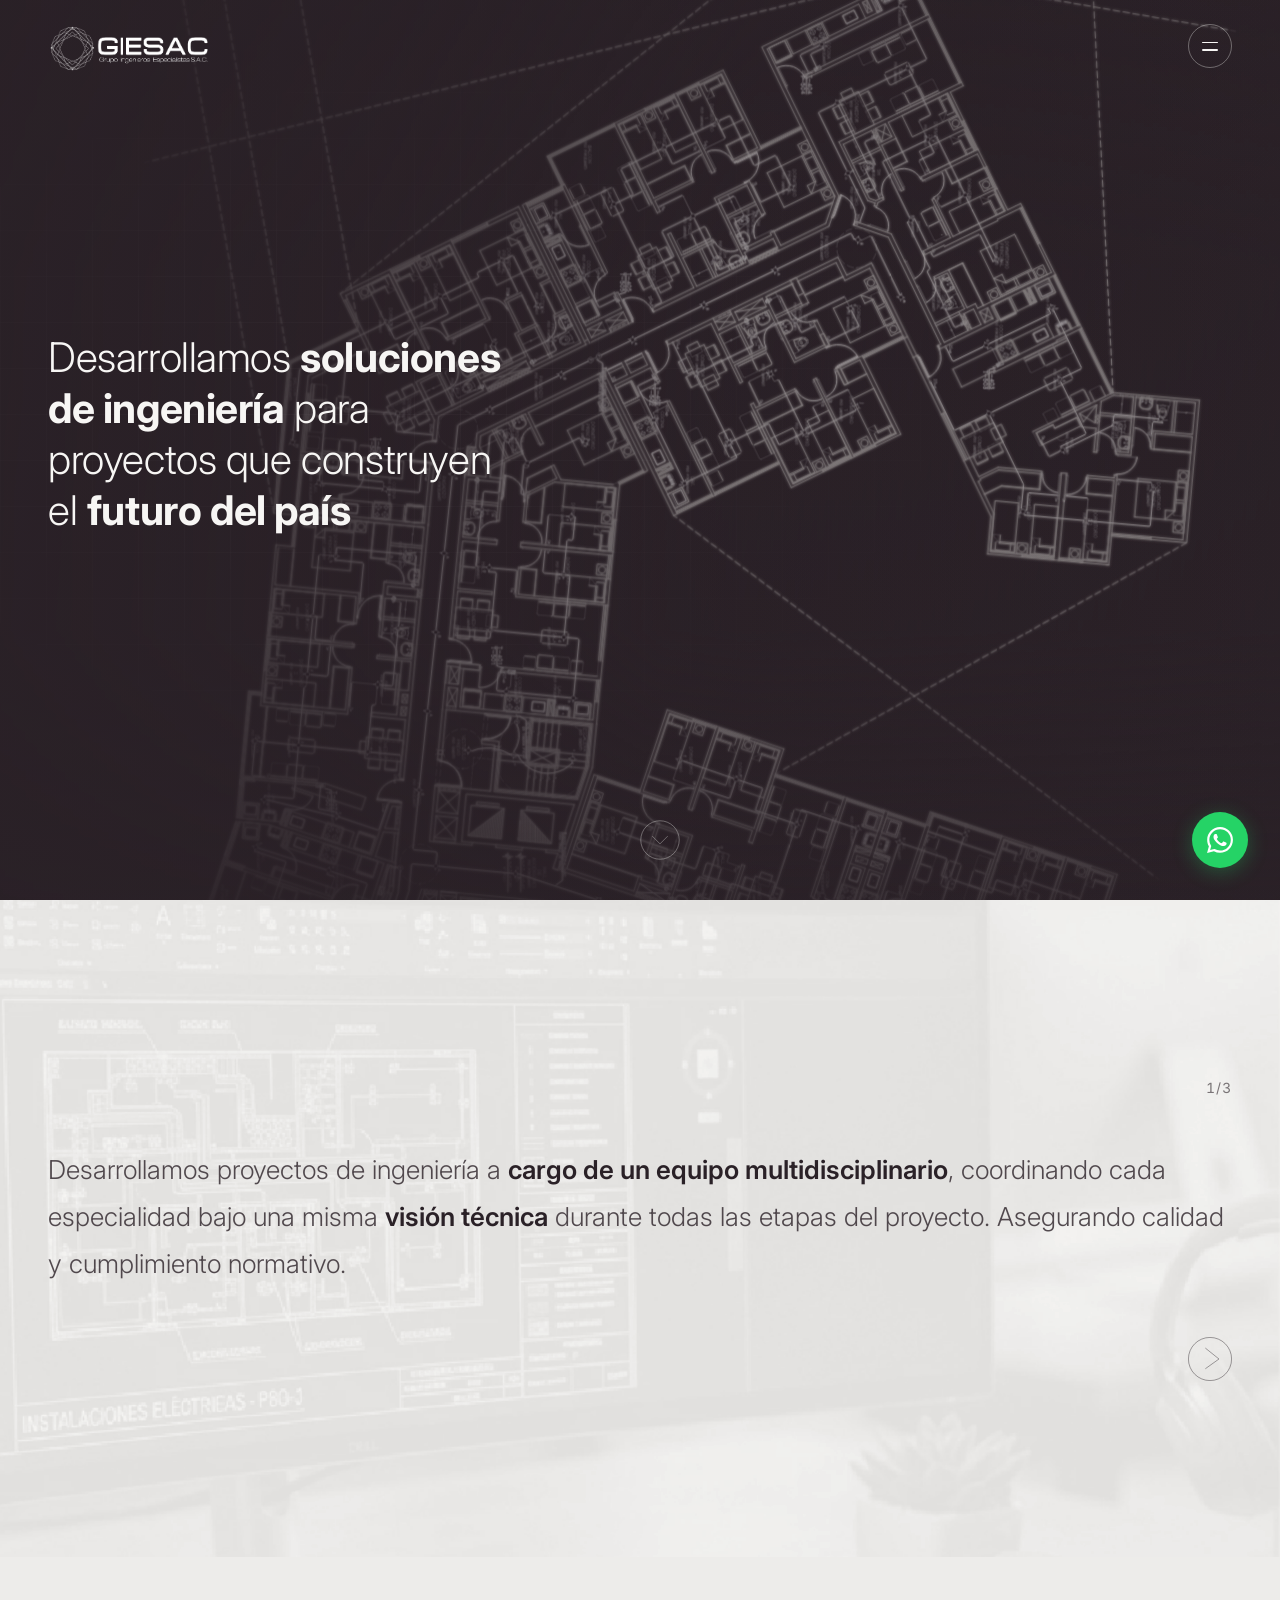
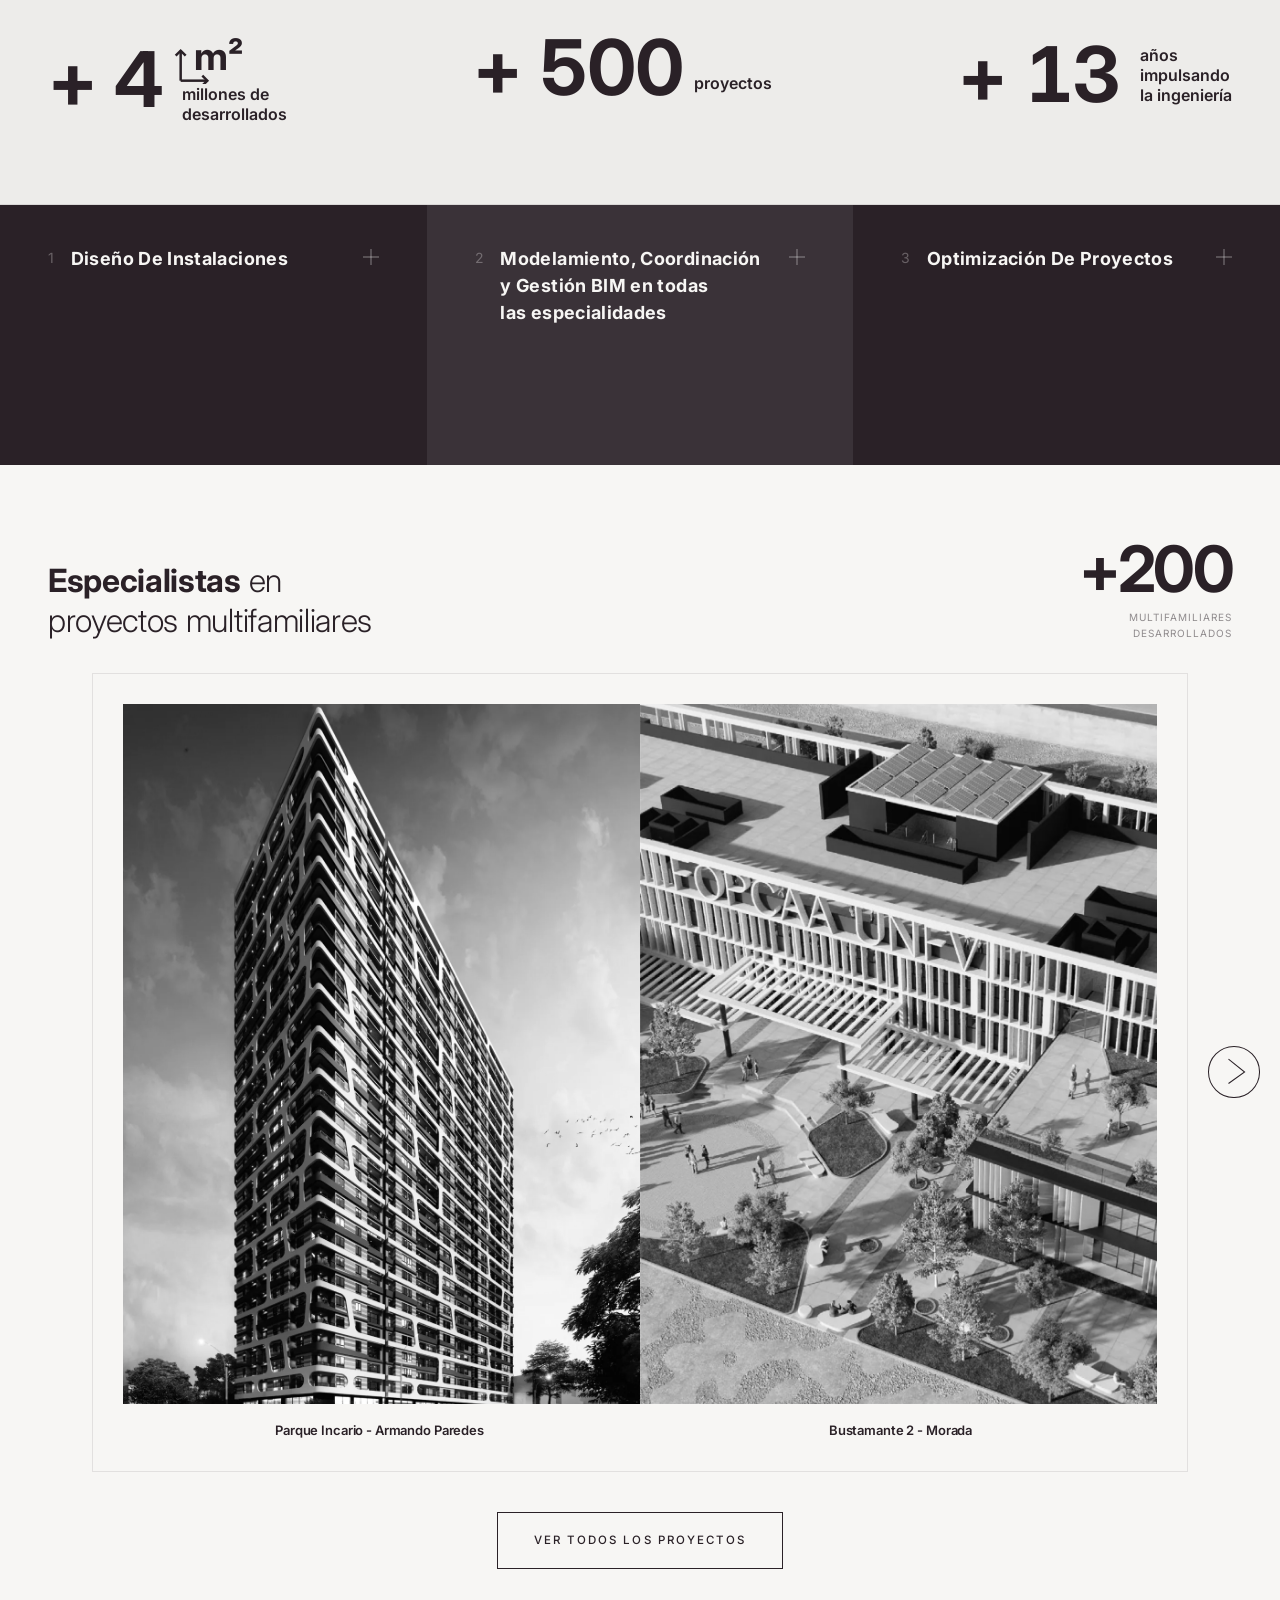
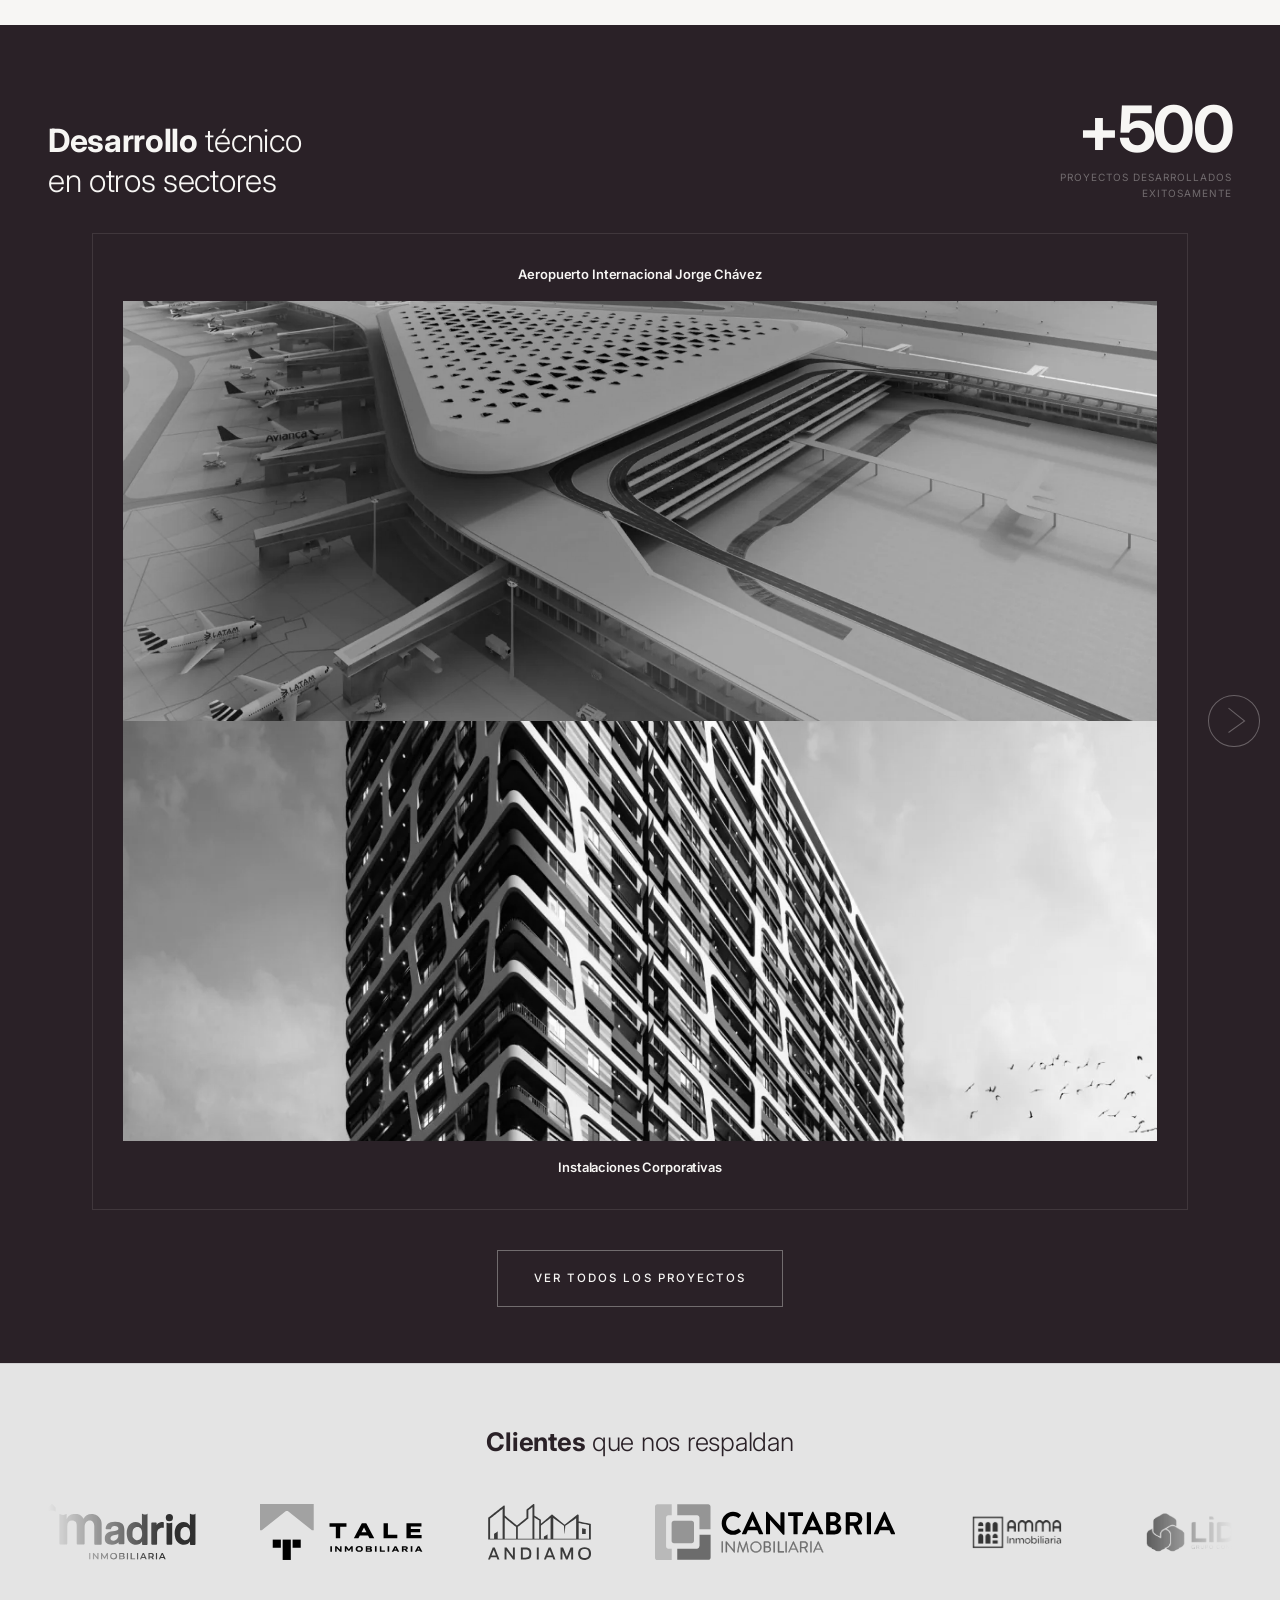
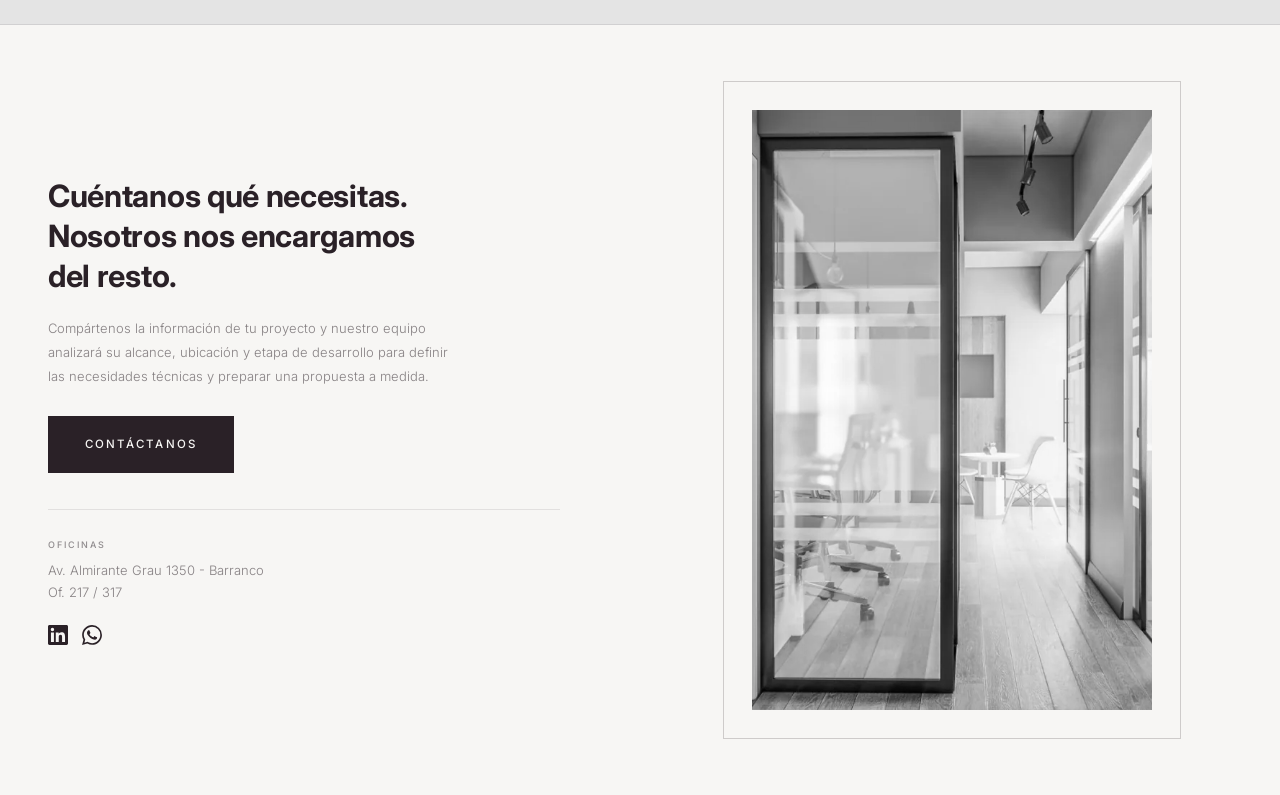
<file: index.html>
<!DOCTYPE html>
<html lang="es">

<head>
  <meta charset="UTF-8">
  <meta name="viewport" content="width=device-width, initial-scale=1.0">
  <title>GIESAC — Ingeniería de Alta Fidelidad | Diseño, BIM y Optimización</title>
  <meta name="description"
    content="Grupo Ingenieros Especialistas S.A.C. Especialistas en diseño de instalaciones, coordinación BIM y optimización de proyectos de ingeniería. +500 proyectos, +4M m² desarrollados.">
  <meta name="author" content="GIESAC">
  <link rel="canonical" href="https://giesac.com.pe/">
  <link rel="preconnect" href="https://fonts.googleapis.com">
  <link rel="preconnect" href="https://fonts.gstatic.com" crossorigin>
  <link rel="preload" as="style" href="styles.css">
  <link rel="stylesheet" href="styles.css">
  <meta property="og:type" content="website">
  <meta property="og:title" content="GIESAC — Ingeniería de Alta Fidelidad">
  <meta property="og:description"
    content="Especialistas en diseño de instalaciones, coordinación BIM y optimización de proyectos de ingeniería. +500 proyectos ejecutados.">
  <meta property="og:url" content="https://giesac.com.pe/">
  <meta property="og:site_name" content="GIESAC">
  <meta property="og:locale" content="es_PE">
  <meta property="og:image" content="https://giesac.com.pe/images/logo-negro.png">
  <meta property="og:image:width" content="1200">
  <meta property="og:image:height" content="630">
  <meta name="twitter:card" content="summary_large_image">
  <meta name="twitter:title" content="GIESAC — Ingeniería de Alta Fidelidad">
  <meta name="twitter:description"
    content="Especialistas en diseño de instalaciones, coordinación BIM y optimización de proyectos de ingeniería.">
  <meta name="twitter:image" content="https://giesac.com.pe/images/logo-negro.png">
  <link rel="icon" type="image/png" href="images/logo-negro.png">
  <meta name="theme-color" content="#3B3135">
  <script type="application/ld+json">
{
  "@context": "https://schema.org",
  "@type": "Organization",
  "name": "GIESAC — Grupo Ingenieros Especialistas S.A.C.",
  "url": "https://giesac.com.pe",
  "logo": "https://giesac.com.pe/images/logo-negro.png",
  "description": "Especialistas en diseño de instalaciones, coordinación BIM y optimización de proyectos de ingeniería.",
  "address": {
    "@type": "PostalAddress",
    "streetAddress": "Av. Almirante Grau 1380, Of. 217-317, Edificio Connect",
    "addressLocality": "Barranco",
    "addressRegion": "Lima",
    "addressCountry": "PE"
  },
  "contactPoint": {
    "@type": "ContactPoint",
    "email": "info@giesac.com.pe",
    "contactType": "sales"
  }
}
  </script>
  <script type="application/ld+json">
{
  "@context": "https://schema.org",
  "@type": "BreadcrumbList",
  "itemListElement": [{"@type":"ListItem","position":1,"name":"Inicio","item":"https://giesac.com.pe/"}]
}
  </script>
</head>

<body>
  <a href="#main-content" class="skip-link">Ir al contenido principal</a>

  <!-- Header minimalista: solo logo + botón circular de menú -->
  <header id="mainHeader" class="header--over-dark">
    <nav class="nav-minimal">
      <a href="index.html" class="brand" aria-label="GIESAC — Inicio">
        <img src="images/logo-blanco.png" alt="GIESAC" class="nav-logo nav-logo--light" width="120" height="30"
          loading="eager" fetchpriority="high" decoding="async">
        <img src="images/logo-negro.png" alt="GIESAC" class="nav-logo nav-logo--dark" width="120" height="30"
          loading="eager" decoding="async">
      </a>
      <button class="menu-btn" id="menuBtn" aria-label="Abrir menú" aria-expanded="false" aria-controls="siteOverlay">
        <span class="menu-btn__bar"></span>
        <span class="menu-btn__bar"></span>
      </button>
    </nav>
  </header>

  <!-- Fullscreen overlay menu -->
  <div class="site-overlay" id="siteOverlay" role="dialog" aria-modal="true" aria-hidden="true"
    aria-label="Menú de navegación">
    <div class="site-overlay__inner">
      <!-- Logo en el overlay -->
      <a href="index.html" class="site-overlay__brand" aria-label="GIESAC — Inicio">
        <img src="images/logo-blanco.png" alt="GIESAC" width="110" height="28" loading="lazy" decoding="async">
      </a>
      <!-- Links de navegación grandes -->
      <nav class="site-overlay__nav" aria-label="Navegación principal">
        <a href="index.html" class="site-overlay__link active" aria-current="page">
          <span class="site-overlay__num">01</span>
          <span class="site-overlay__text">Inicio</span>
        </a>
        <a href="nosotros.html" class="site-overlay__link">
          <span class="site-overlay__num">02</span>
          <span class="site-overlay__text">Nosotros</span>
        </a>
        <a href="proyectos.html" class="site-overlay__link">
          <span class="site-overlay__num">03</span>
          <span class="site-overlay__text">Proyectos</span>
        </a>
        <a href="contacto.html" class="site-overlay__link">
          <span class="site-overlay__num">04</span>
          <span class="site-overlay__text">Contacto</span>
        </a>
      </nav>
      <!-- CTA + info al pie -->
      <div class="site-overlay__footer">
        <span class="site-overlay__address">Av. Almirante Grau 1350 — Barranco · Of. 217 / 317</span>
      </div>
    </div>
  </div>

  <main id="main-content">

    <!-- ==================== HERO ==================== -->
    <section class="hero-v2" aria-label="Portada GIESAC" data-theme="dark">
      <!-- Fondo SVG animado blueprint (hero-alumbrado) -->
      <div class="hero-v2__bg" id="hero-bg-container" aria-hidden="true">
      </div>
      <!-- Overlay de legibilidad — gradiente diagonal (blueprint) -->
      <div class="hero-v2__scrim" aria-hidden="true"></div>
      <!-- Grid técnico sutil -->
      <div class="hero-v2__grid" aria-hidden="true"></div>
      <!-- Overlay gradiente oscuro izquierda -->
      <div class="hero-v2__overlay" aria-hidden="true"></div>
      <!-- Contenido anclado abajo-izquierda -->
      <div class="hero-v2__inner">
        <div class="hero-v2__text fade">
          <h1>Desarrollamos <strong>soluciones<br>de ingeniería</strong> para<br>proyectos que construyen<br>el
            <strong>futuro del país</strong>
          </h1>
        </div>
      </div>
      <!-- Scroll down chevron centrado -->
      <div class="hero-v2__scroll fade fade-delay-2" id="hero-scroll" role="button" tabindex="0"
        aria-label="Desplazarse hacia abajo">
        <svg xmlns="http://www.w3.org/2000/svg" viewBox="0 0 52 52" width="40" height="40" aria-hidden="true"
          focusable="false">
          <circle cx="26" cy="26" r="25" fill="none" stroke="currentColor" stroke-miterlimit="10" />
          <polyline points="16,21 26,31 36,21" fill="none" stroke="currentColor" stroke-miterlimit="10" />
        </svg>
      </div>
    </section>

    <!-- ==================== NOSOTROS (SLIDER) ==================== -->
    <section class="intro-split" aria-label="Cómo trabajamos en GIESAC">
      <div class="intro-split__bg" aria-hidden="true">
        <img src="images/recurso-bim-monitor.webp" alt="" width="1310" height="471" loading="lazy" decoding="async">
      </div>
      <div class="intro-split__inner fade">
        <div class="intro-split__top">
          <span class="intro-split__counter" id="intro-slider-counter" aria-hidden="true">1/3</span>
        </div>
        <div class="intro-split__slider">
          <div class="intro-split__track" id="intro-slider-track" aria-live="polite">
            <p class="intro-split__slide intro-split__slide--active">Desarrollamos proyectos de ingeniería a
              <strong>cargo de un equipo multidisciplinario</strong>, coordinando cada especialidad bajo una misma
              <strong>visión técnica</strong> durante todas las etapas del proyecto. Asegurando calidad y cumplimiento
              normativo.
            </p>
            <p class="intro-split__slide">Modelamos y coordinamos especialidades en <strong>BIM</strong>, integrando
              arquitectura y disciplinas <strong>MEP</strong> en un entorno colaborativo que anticipa interferencias
              antes de obra.</p>
            <p class="intro-split__slide">Optimizamos <strong>costo y plazo</strong> desde el diseño, equilibrando
              alcance, tiempo y recursos para maximizar el <strong>valor</strong> de cada proyecto.</p>
          </div>
        </div>
        <div class="intro-split__controls">
          <div class="intro-split__arrows">
            <button class="intro-split__arrow intro-split__arrow--prev" id="intro-prev" aria-label="Texto anterior">
              <svg xmlns="http://www.w3.org/2000/svg" viewBox="0 0 51.91 51.91" width="44" height="44"
                aria-hidden="true" focusable="false">
                <circle cx="25.96" cy="25.96" r="25.46" fill="none" stroke="currentColor" stroke-miterlimit="10" />
                <polyline points="31.46 14.46 15.36 25.96 31.46 38.85" fill="none" stroke="currentColor"
                  stroke-miterlimit="10" />
              </svg>
            </button>
            <button class="intro-split__arrow intro-split__arrow--next" id="intro-next" aria-label="Texto siguiente">
              <svg xmlns="http://www.w3.org/2000/svg" viewBox="0 0 51.91 51.91" width="44" height="44"
                aria-hidden="true" focusable="false">
                <circle cx="25.96" cy="25.96" r="25.46" fill="none" stroke="currentColor" stroke-miterlimit="10" />
                <polyline points="20.46 37.46 36.55 25.96 20.46 13.06" fill="none" stroke="currentColor"
                  stroke-miterlimit="10" />
              </svg>
            </button>
          </div>
        </div>
      </div>
    </section>
    <!-- ==================== STATS STRIP ==================== -->
    <section class="home-stats-strip">
      <div class="wrap">
        <div class="home-stats-strip__grid fade">
          
          <!-- Stat 1: m2 -->
          <div class="home-stat home-stat--area">
            <div class="home-stat__number">+ 4</div>
            <div class="home-stat__content">
              <div class="home-stat__top">
                <div class="home-stat__m2-wrap">
                  <svg class="home-stat__axis-icon" width="40" height="40" viewBox="0 0 24 24" fill="none" stroke="var(--ink)" stroke-width="1.5">
                    <!-- Eje Y con flecha -->
                    <path d="M4 22V4" />
                    <path d="M1 7l3-3 3 3" />
                    <!-- Eje X con flecha -->
                    <path d="M4 22h16" />
                    <path d="M17 19l3 3-3 3" />
                  </svg>
                  m&sup2;
                </div>
              </div>
              <div class="home-stat__text">
                millones de<br>desarrollados
              </div>
            </div>
          </div>

          <!-- Stat 2: Proyectos -->
          <div class="home-stat home-stat--projects">
            <div class="home-stat__number">+ 500</div>
            <div class="home-stat__text">proyectos</div>
          </div>

          <!-- Stat 3: Años -->
          <div class="home-stat home-stat--years">
            <div class="home-stat__number">+ 13</div>
            <div class="home-stat__content">
              <div class="home-stat__text">años<br>impulsando<br>la ingeniería</div>
            </div>
          </div>

        </div>
      </div>
    </section>
    <!-- ==================== SERVICIOS STRIP (DARK) ==================== -->
    <section class="services-strip" aria-label="Nuestros servicios" data-theme="dark">
      <div class="services-strip__inner fade">
        <details class="services-strip__item">
          <summary class="services-strip__content">
            <span class="services-strip__num" aria-hidden="true">1</span>
            <span class="services-strip__title">Diseño De Instalaciones</span>
            <span class="services-strip__chevron" aria-hidden="true"></span>
          </summary>
          <p class="services-strip__desc">Elaboramos expedientes técnicos de ingeniería de detalle, integrando las
            especialidades eléctricas, mecánicas, sanitarias, estructurales y de seguridad bajo los estándares
            normativos vigentes, para que tu proyecto esté listo para construir.</p>
        </details>
        <details class="services-strip__item services-strip__item--featured">
          <summary class="services-strip__content">
            <span class="services-strip__num" aria-hidden="true">2</span>
            <span class="services-strip__title">Modelamiento, Coordinación<br>y Gestión BIM en todas<br>las
              especialidades</span>
            <span class="services-strip__chevron" aria-hidden="true"></span>
          </summary>
          <p class="services-strip__desc">Coordinamos el proyecto antes de construirlo. BIM nos permite anticipar
            interferencias, optimizar recursos y tomar mejores decisiones desde el diseño hasta la ejecución.</p>
        </details>
        <details class="services-strip__item">
          <summary class="services-strip__content">
            <span class="services-strip__num" aria-hidden="true">3</span>
            <span class="services-strip__title">Optimización De Proyectos</span>
            <span class="services-strip__chevron" aria-hidden="true"></span>
          </summary>
          <p class="services-strip__desc">Optimizamos soluciones técnicas, sistemas constructivos y recursos para
            reducir costos sin comprometer la seguridad, funcionalidad ni calidad del proyecto. Revisamos cada
            componente del expediente para identificar oportunidades de mejora que generen ahorros reales durante la
            ejecución.</p>
        </details>
      </div>
    </section>

    <!-- ==================== PROYECTOS MULTIFAMILIAR ==================== -->
    <section class="projects-carousel" aria-label="Proyectos multifamiliares">
      <div class="wrap">
        <div class="projects-carousel__head fade">
          <div class="projects-carousel__title">
            <h2><strong>Especialistas</strong> en<br>proyectos multifamiliares</h2>
          </div>
          <div class="projects-carousel__stat">
            <span class="projects-carousel__big">+200</span>
            <span class="projects-carousel__sub">multifamiliares<br>desarrollados</span>
          </div>
        </div>
      </div>

      <!-- Stage con flechas a los lados -->
      <div class="projects-carousel__wrapper fade">
        <button class="projects-carousel__side-btn projects-carousel__side-btn--prev" id="multi-prev"
          aria-label="Proyecto anterior">
          <svg xmlns="http://www.w3.org/2000/svg" viewBox="0 0 51.91 51.91" width="52" height="52" aria-hidden="true"
            focusable="false">
            <circle cx="25.96" cy="25.96" r="25.46" fill="none" stroke="currentColor" stroke-miterlimit="10" />
            <polyline points="31.46 14.46 15.36 25.96 31.46 38.85" fill="none" stroke="currentColor"
              stroke-miterlimit="10" />
          </svg>
        </button>
        <div class="projects-carousel__stage" id="carousel-multi">
          <div class="projects-carousel__track" id="carousel-multi-track" aria-live="polite">
            <!-- Slide 1: dos imágenes lado a lado (como en el mockup) -->
            <div class="projects-carousel__slide">
              <div class="projects-carousel__frame projects-carousel__frame--split">
                <div class="projects-carousel__split-img" data-proyecto="parque-incario">
                  <img src="images/recurso-1.webp" alt="Parque Incario - Armando Paredes" width="900" height="700"
                    loading="lazy" decoding="async">
                </div>
                <div class="projects-carousel__split-img" data-proyecto="bustamante-2">
                  <img src="images/recurso-2.webp" alt="Bustamante 2 - Morada" width="900" height="700" loading="lazy"
                    decoding="async">
                </div>
              </div>
              <div class="projects-carousel__caption projects-carousel__caption--split">
                <span class="projects-carousel__name">Parque Incario - Armando Paredes</span>
                <span class="projects-carousel__name">Bustamante 2 - Morada</span>
              </div>
            </div>
            <!-- Slide 2 -->
            <div class="projects-carousel__slide">
              <div class="projects-carousel__frame projects-carousel__frame--split">
                <div class="projects-carousel__split-img" data-proyecto="multifamiliar-san-miguel">
                  <img src="images/recurso-3.webp" alt="Multifamiliar — San Miguel" width="1200" height="750"
                    loading="lazy" fetchpriority="low" decoding="async">
                </div>
                <div class="projects-carousel__split-img" data-proyecto="torre-tale">
                  <img src="images/recurso-4.webp" alt="Multifamiliar Torre Tale" width="1200" height="750"
                    loading="lazy" decoding="async">
                </div>
              </div>
              <div class="projects-carousel__caption projects-carousel__caption--split">
                <span class="projects-carousel__name">Multifamiliar San Miguel</span>
                <span class="projects-carousel__name">Multifamiliar Torre Tale</span>
              </div>
            </div>
          </div>
        </div>
        <button class="projects-carousel__side-btn projects-carousel__side-btn--next" id="multi-next"
          aria-label="Proyecto siguiente">
          <svg xmlns="http://www.w3.org/2000/svg" viewBox="0 0 51.91 51.91" width="52" height="52" aria-hidden="true"
            focusable="false">
            <circle cx="25.96" cy="25.96" r="25.46" fill="none" stroke="currentColor" stroke-miterlimit="10" />
            <polyline points="20.46 37.46 36.55 25.96 20.46 13.06" fill="none" stroke="currentColor"
              stroke-miterlimit="10" />
          </svg>
        </button>
      </div>

      <div class="text-center mt-40 fade">
        <a href="proyectos.html" class="btn">Ver todos los proyectos</a>
      </div>
    </section>

    <!-- ==================== PROYECTOS OTROS SECTORES (DARK) ==================== -->
    <section class="projects-carousel projects-carousel--dark" aria-label="Proyectos en otros sectores" data-theme="dark">
      <div class="wrap">
        <div class="projects-carousel__head fade">
          <div class="projects-carousel__title">
            <h2><strong>Desarrollo</strong> técnico<br>en otros sectores</h2>
          </div>
          <div class="projects-carousel__stat">
            <span class="projects-carousel__big">+500</span>
            <span class="projects-carousel__sub">proyectos desarrollados<br>exitosamente</span>
          </div>
        </div>
      </div>

      <div class="projects-carousel__wrapper fade">
        <button class="projects-carousel__side-btn projects-carousel__side-btn--prev" id="otros-prev"
          aria-label="Proyecto anterior">
          <svg xmlns="http://www.w3.org/2000/svg" viewBox="0 0 51.91 51.91" width="52" height="52" aria-hidden="true"
            focusable="false">
            <circle cx="25.96" cy="25.96" r="25.46" fill="none" stroke="currentColor" stroke-miterlimit="10" />
            <polyline points="31.46 14.46 15.36 25.96 31.46 38.85" fill="none" stroke="currentColor"
              stroke-miterlimit="10" />
          </svg>
        </button>
        <div class="projects-carousel__stage" id="carousel-otros">
          <div class="projects-carousel__track" id="carousel-otros-track">
            <div class="projects-carousel__slide projects-carousel__slide--active">
              <div class="projects-carousel__caption projects-carousel__caption--top">
                <span class="projects-carousel__name">Aeropuerto Internacional Jorge Chávez</span>
              </div>
              <div class="projects-carousel__frame projects-carousel__frame--stack">
                <div class="projects-carousel__split-img" data-proyecto="jorge-chavez">
                  <img src="images/nuevo-jorge-chavez.webp" alt="Aeropuerto Internacional Jorge Chávez — Callao"
                    width="1200" height="750" loading="lazy" decoding="async">
                </div>
                <div class="projects-carousel__split-img" data-proyecto="instalaciones-corporativas">
                  <img src="images/recurso-1.webp" alt="Instalaciones Corporativas — Gestión BIM" width="707"
                    height="1000" loading="lazy" decoding="async">
                </div>
              </div>
              <div class="projects-carousel__caption">
                <span class="projects-carousel__name">Instalaciones Corporativas</span>
              </div>
            </div>
            <div class="projects-carousel__slide">
              <div class="projects-carousel__caption projects-carousel__caption--top">
                <span class="projects-carousel__name">Centro de Convenciones PUCP</span>
              </div>
              <div class="projects-carousel__frame projects-carousel__frame--stack">
                <div class="projects-carousel__split-img" data-proyecto="centro-convenciones-pucp">
                  <img src="images/recurso-3.webp" alt="Centro de Convenciones PUCP" width="1200" height="750"
                    loading="lazy" decoding="async">
                </div>
                <div class="projects-carousel__split-img" data-proyecto="estadio-nacional">
                  <img src="images/recurso-2.webp" alt="Remodelación Estadio Nacional" width="900" height="700"
                    loading="lazy" decoding="async">
                </div>
              </div>
              <div class="projects-carousel__caption">
                <span class="projects-carousel__name">Remodelación Estadio Nacional</span>
              </div>
            </div>
          </div>
        </div>
        <button class="projects-carousel__side-btn projects-carousel__side-btn--next" id="otros-next"
          aria-label="Proyecto siguiente">
          <svg xmlns="http://www.w3.org/2000/svg" viewBox="0 0 51.91 51.91" width="52" height="52" aria-hidden="true"
            focusable="false">
            <circle cx="25.96" cy="25.96" r="25.46" fill="none" stroke="currentColor" stroke-miterlimit="10" />
            <polyline points="20.46 37.46 36.55 25.96 20.46 13.06" fill="none" stroke="currentColor"
              stroke-miterlimit="10" />
          </svg>
        </button>
      </div>

      <div class="text-center mt-40 fade">
        <a href="proyectos.html" class="btn btn--outline-light">Ver todos los proyectos</a>
      </div>
    </section>

    <!-- ==================== CLIENTES ==================== -->
    <section class="clients-new" aria-label="Clientes que nos respaldan">
      <div class="wrap">
        <h2 class="clients-new__title fade"><strong>Clientes</strong> que nos respaldan</h2>
        <div class="clients-new__grid fade fade-delay-1">
          <div class="clients-new__track" id="clients-track">
            <div class="clients-new__logo">
              <img src="images/clientes/madrid.svg" alt="Madrid Inmobiliaria" loading="lazy" decoding="async">
            </div>
            <div class="clients-new__logo">
              <img src="images/clientes/tale.svg" alt="Tale Inmobiliaria" loading="lazy" decoding="async">
            </div>
            <div class="clients-new__logo">
              <img src="images/clientes/andiamo.svg" alt="Andiamo" loading="lazy" decoding="async">
            </div>
            <div class="clients-new__logo">
              <img src="images/clientes/cantabria.svg" alt="Cantabria Inmobiliaria" loading="lazy" decoding="async">
            </div>
            <div class="clients-new__logo">
              <img src="images/clientes/amma-inmobiliaria.png" alt="Amma Inmobiliaria" loading="lazy" decoding="async">
            </div>
            <div class="clients-new__logo">
              <img src="images/clientes/armando-paredes.png" alt="Armando Paredes" loading="lazy" decoding="async">
            </div>
            <div class="clients-new__logo">
              <img src="images/clientes/aster-homes.png" alt="Aster Homes" loading="lazy" decoding="async">
            </div>
            <div class="clients-new__logo">
              <img src="images/clientes/cheng-mas-franco-arquitectos.png" alt="Cheng Mas Franco Arquitectos" loading="lazy"
                decoding="async">
            </div>
            <div class="clients-new__logo">
              <img src="images/clientes/clinica-internacional.png" alt="Clínica Internacional" loading="lazy"
                decoding="async">
            </div>
            <div class="clients-new__logo">
              <img src="images/clientes/colindante.png" alt="Colindante" loading="lazy" decoding="async">
            </div>
            <div class="clients-new__logo">
              <img src="images/clientes/consorcio-inti-punku.png" alt="Consorcio Inti Punku" loading="lazy"
                decoding="async">
            </div>
            <div class="clients-new__logo">
              <img src="images/clientes/creativa.png" alt="Creativa" loading="lazy" decoding="async">
            </div>
            <div class="clients-new__logo">
              <img src="images/clientes/ditrenzzo.png" alt="Ditrenzzo" loading="lazy" decoding="async">
            </div>
            <div class="clients-new__logo">
              <img src="images/clientes/divemotor.png" alt="Divemotor" loading="lazy" decoding="async">
            </div>
            <div class="clients-new__logo">
              <img src="images/clientes/enel.png" alt="Enel" loading="lazy" decoding="async">
            </div>
            <div class="clients-new__logo">
              <img src="images/clientes/franca-inmobiliaria.png" alt="Franca Inmobiliaria" loading="lazy"
                decoding="async">
            </div>
            <div class="clients-new__logo">
              <img src="images/clientes/grupo-centenario.png" alt="Grupo Centenario" loading="lazy" decoding="async">
            </div>
            <div class="clients-new__logo">
              <img src="images/clientes/grupo-cygnus.png" alt="Grupo Cygnus" loading="lazy" decoding="async">
            </div>
            <div class="clients-new__logo">
              <img src="images/clientes/grupo-lar.png" alt="Grupo LAR" loading="lazy" decoding="async">
            </div>
            <div class="clients-new__logo">
              <img src="images/clientes/ingennus.png" alt="Ingennus" loading="lazy" decoding="async">
            </div>
            <div class="clients-new__logo">
              <img src="images/clientes/inretail.png" alt="InRetail" loading="lazy" decoding="async">
            </div>
            <div class="clients-new__logo">
              <img src="images/clientes/intelec.png" alt="Intelec" loading="lazy" decoding="async">
            </div>
            <div class="clients-new__logo">
              <img src="images/clientes/lider-grupo-constructor.png" alt="Líder Grupo Constructor" loading="lazy"
                decoding="async">
            </div>
            <div class="clients-new__logo">
              <img src="images/clientes/lima1007-arquitectos.png" alt="Lima 1007 Arquitectos" loading="lazy"
                decoding="async">
            </div>
            <div class="clients-new__logo">
              <img src="images/clientes/llosa-edificaciones.png" alt="Llosa Edificaciones" loading="lazy"
                decoding="async">
            </div>
            <div class="clients-new__logo">
              <img src="images/clientes/los-portales.png" alt="Los Portales" loading="lazy" decoding="async">
            </div>
            <div class="clients-new__logo">
              <img src="images/clientes/multiurbe.png" alt="Multiurbe" loading="lazy" decoding="async">
            </div>
            <div class="clients-new__logo">
              <img src="images/clientes/municipalidad-alto-amazonas.png" alt="Municipalidad de Alto Amazonas"
                loading="lazy" decoding="async">
            </div>
            <div class="clients-new__logo">
              <img src="images/clientes/municipalidad-santiago-de-surco.png" alt="Municipalidad de Santiago de Surco"
                loading="lazy" decoding="async">
            </div>
            <div class="clients-new__logo">
              <img src="images/clientes/orizzonte.png" alt="Orizzonte" loading="lazy" decoding="async">
            </div>
            <div class="clients-new__logo">
              <img src="images/clientes/pms-drs.png" alt="PMS DRS" loading="lazy" decoding="async">
            </div>
            <div class="clients-new__logo">
              <img src="images/clientes/pucp.png" alt="PUCP" loading="lazy" decoding="async">
            </div>
            <div class="clients-new__logo">
              <img src="images/clientes/redbay-inmobiliaria.png" alt="Redbay Inmobiliaria" loading="lazy"
                decoding="async">
            </div>
            <div class="clients-new__logo">
              <img src="images/clientes/reyna-grupo-inmobiliario.png" alt="Reyna Grupo Inmobiliario" loading="lazy"
                decoding="async">
            </div>
            <div class="clients-new__logo">
              <img src="images/clientes/san-charbel-edificaciones.png" alt="San Charbel Edificaciones" loading="lazy"
                decoding="async">
            </div>
            <div class="clients-new__logo">
              <img src="images/clientes/tg.png" alt="TG" loading="lazy" decoding="async">
            </div>
            <div class="clients-new__logo">
              <img src="images/clientes/thiessen.png" alt="Thiessen" loading="lazy" decoding="async">
            </div>
            <div class="clients-new__logo">
              <img src="images/clientes/vienna-grupo-inmobiliario.png" alt="Vienna Grupo Inmobiliario" loading="lazy"
                decoding="async">
            </div>
          </div>
        </div>
      </div>
    </section>

    <!-- ==================== CTA / CONTACTO ==================== -->
    <section class="cta-section">
      <div class="cta-section__grid">
        <div class="cta-section__left fade">
          <h2><strong>Cuéntanos qué necesitas.<br>Nosotros nos encargamos<br>del resto.</strong></h2>
          <p>Compártenos la información de tu proyecto y nuestro equipo analizará su alcance, ubicación y etapa de
            desarrollo para definir las necesidades técnicas y preparar una propuesta a medida.</p>
          <a href="https://wa.me/51999999999?text=Hola%20GIESAC%2C%20deseo%20solicitar%20una%20cotizaci%C3%B3n%20para%20un%20proyecto."
            class="btn btn--filled" target="_blank" rel="noopener noreferrer">Contáctanos</a>
          <div class="cta-section__datos">
            <span class="cta-section__dato-label">OFICINAS</span>
            <span class="cta-section__dato-val">Av. Almirante Grau 1350 - Barranco<br>Of. 217 / 317</span>
            <div class="cta-section__social">
              <a href="#" class="cta-section__social-link" aria-label="LinkedIn GIESAC">
                <svg width="20" height="20" viewBox="0 0 24 24" fill="currentColor" aria-hidden="true"
                  focusable="false">
                  <path
                    d="M20.447 20.452h-3.554v-5.569c0-1.328-.027-3.037-1.852-3.037-1.853 0-2.136 1.445-2.136 2.939v5.667H9.351V9h3.414v1.561h.046c.477-.9 1.637-1.85 3.37-1.85 3.601 0 4.267 2.37 4.267 5.455v6.286zM5.337 7.433a2.062 2.062 0 0 1-2.063-2.065 2.064 2.064 0 1 1 2.063 2.065zm1.782 13.019H3.555V9h3.564v11.452zM22.225 0H1.771C.792 0 0 .774 0 1.729v20.542C0 23.227.792 24 1.771 24h20.451C23.2 24 24 23.227 24 22.271V1.729C24 .774 23.2 0 22.222 0h.003z" />
                </svg>
              </a>
              <a href="https://wa.me/51999999999" class="cta-section__social-link" aria-label="WhatsApp GIESAC"
                target="_blank" rel="noopener noreferrer">
                <svg width="20" height="20" viewBox="0 0 24 24" fill="currentColor" aria-hidden="true"
                  focusable="false">
                  <path
                    d="M17.472 14.382c-.297-.149-1.758-.867-2.03-.967-.273-.099-.471-.148-.67.15-.197.297-.767.966-.94 1.164-.173.199-.347.223-.644.075-.297-.15-1.255-.463-2.39-1.475-.883-.788-1.48-1.761-1.653-2.059-.173-.297-.018-.458.13-.606.134-.133.298-.347.446-.52.149-.174.198-.298.298-.497.099-.198.05-.371-.025-.52-.075-.149-.669-1.612-.916-2.207-.242-.579-.487-.5-.669-.51-.173-.008-.371-.01-.57-.01-.198 0-.52.074-.792.372-.272.297-1.04 1.016-1.04 2.479 0 1.462 1.065 2.875 1.213 3.074.149.198 2.096 3.2 5.077 4.487.709.306 1.262.489 1.694.625.712.227 1.36.195 1.871.118.571-.085 1.758-.719 2.006-1.413.248-.694.248-1.289.173-1.413-.074-.124-.272-.198-.57-.347m-5.421 7.403h-.004a9.87 9.87 0 0 1-5.031-1.378l-.361-.214-3.741.982.998-3.648-.235-.374a9.86 9.86 0 0 1-1.51-5.26c.001-5.45 4.436-9.884 9.888-9.884 2.64 0 5.122 1.03 6.988 2.898a9.825 9.825 0 0 1 2.893 6.994c-.003 5.45-4.437 9.884-9.885 9.884m8.413-18.297A11.815 11.815 0 0 0 12.05 0C5.495 0 .16 5.335.157 11.892c0 2.096.547 4.142 1.588 5.945L.057 24l6.305-1.654a11.882 11.882 0 0 0 5.683 1.448h.005c6.554 0 11.89-5.335 11.893-11.893a11.821 11.821 0 0 0-3.48-8.413z" />
                </svg>
              </a>
            </div>
          </div>
        </div>
        <div class="cta-section__right fade fade-delay-2">
          <div class="cta-section__frame">
            <img src="images/recurso-5.webp" alt="Oficina GIESAC Barranco" class="cta-section__img" width="700"
              height="900" loading="lazy" decoding="async">
          </div>
        </div>
      </div>
    </section>

  </main>


  <!-- WhatsApp Float -->
  <a href="https://wa.me/51999999999" class="whatsapp-float" aria-label="Contactar por WhatsApp" target="_blank"
    rel="noopener noreferrer">
    <svg viewBox="0 0 24 24" aria-hidden="true" focusable="false">
      <path
        d="M17.472 14.382c-.297-.149-1.758-.867-2.03-.967-.273-.099-.471-.148-.67.15-.197.297-.767.966-.94 1.164-.173.199-.347.223-.644.075-.297-.15-1.255-.463-2.39-1.475-.883-.788-1.48-1.761-1.653-2.059-.173-.297-.018-.458.13-.606.134-.133.298-.347.446-.52.149-.174.198-.298.298-.497.099-.198.05-.371-.025-.52-.075-.149-.669-1.612-.916-2.207-.242-.579-.487-.5-.669-.51-.173-.008-.371-.01-.57-.01-.198 0-.52.074-.792.372-.272.297-1.04 1.016-1.04 2.479 0 1.462 1.065 2.875 1.213 3.074.149.198 2.096 3.2 5.077 4.487.709.306 1.262.489 1.694.625.712.227 1.36.195 1.871.118.571-.085 1.758-.719 2.006-1.413.248-.694.248-1.289.173-1.413-.074-.124-.272-.198-.57-.347m-5.421 7.403h-.004a9.87 9.87 0 0 1-5.031-1.378l-.361-.214-3.741.982.998-3.648-.235-.374a9.86 9.86 0 0 1-1.51-5.26c.001-5.45 4.436-9.884 9.888-9.884 2.64 0 5.122 1.03 6.988 2.898a9.825 9.825 0 0 1 2.893 6.994c-.003 5.45-4.437 9.884-9.885 9.884m8.413-18.297A11.815 11.815 0 0 0 12.05 0C5.495 0 .16 5.335.157 11.892c0 2.096.547 4.142 1.588 5.945L.057 24l6.305-1.654a11.882 11.882 0 0 0 5.683 1.448h.005c6.554 0 11.89-5.335 11.893-11.893a11.821 11.821 0 0 0-3.48-8.413z" />
    </svg>
  </a>

  <script src="js/proyectos-data.js"></script>
  <script src="js/proyecto-modal.js"></script>
  <script src="js/main.js"></script>

  <!-- Activa animaciones del hero-blueprint después de que la página pinte -->
  <script>
    'use strict';
    requestAnimationFrame(function() {
      requestAnimationFrame(function() {
        document.body.classList.add('play');
      });
    });
  </script>
</body>

</html>
</file>
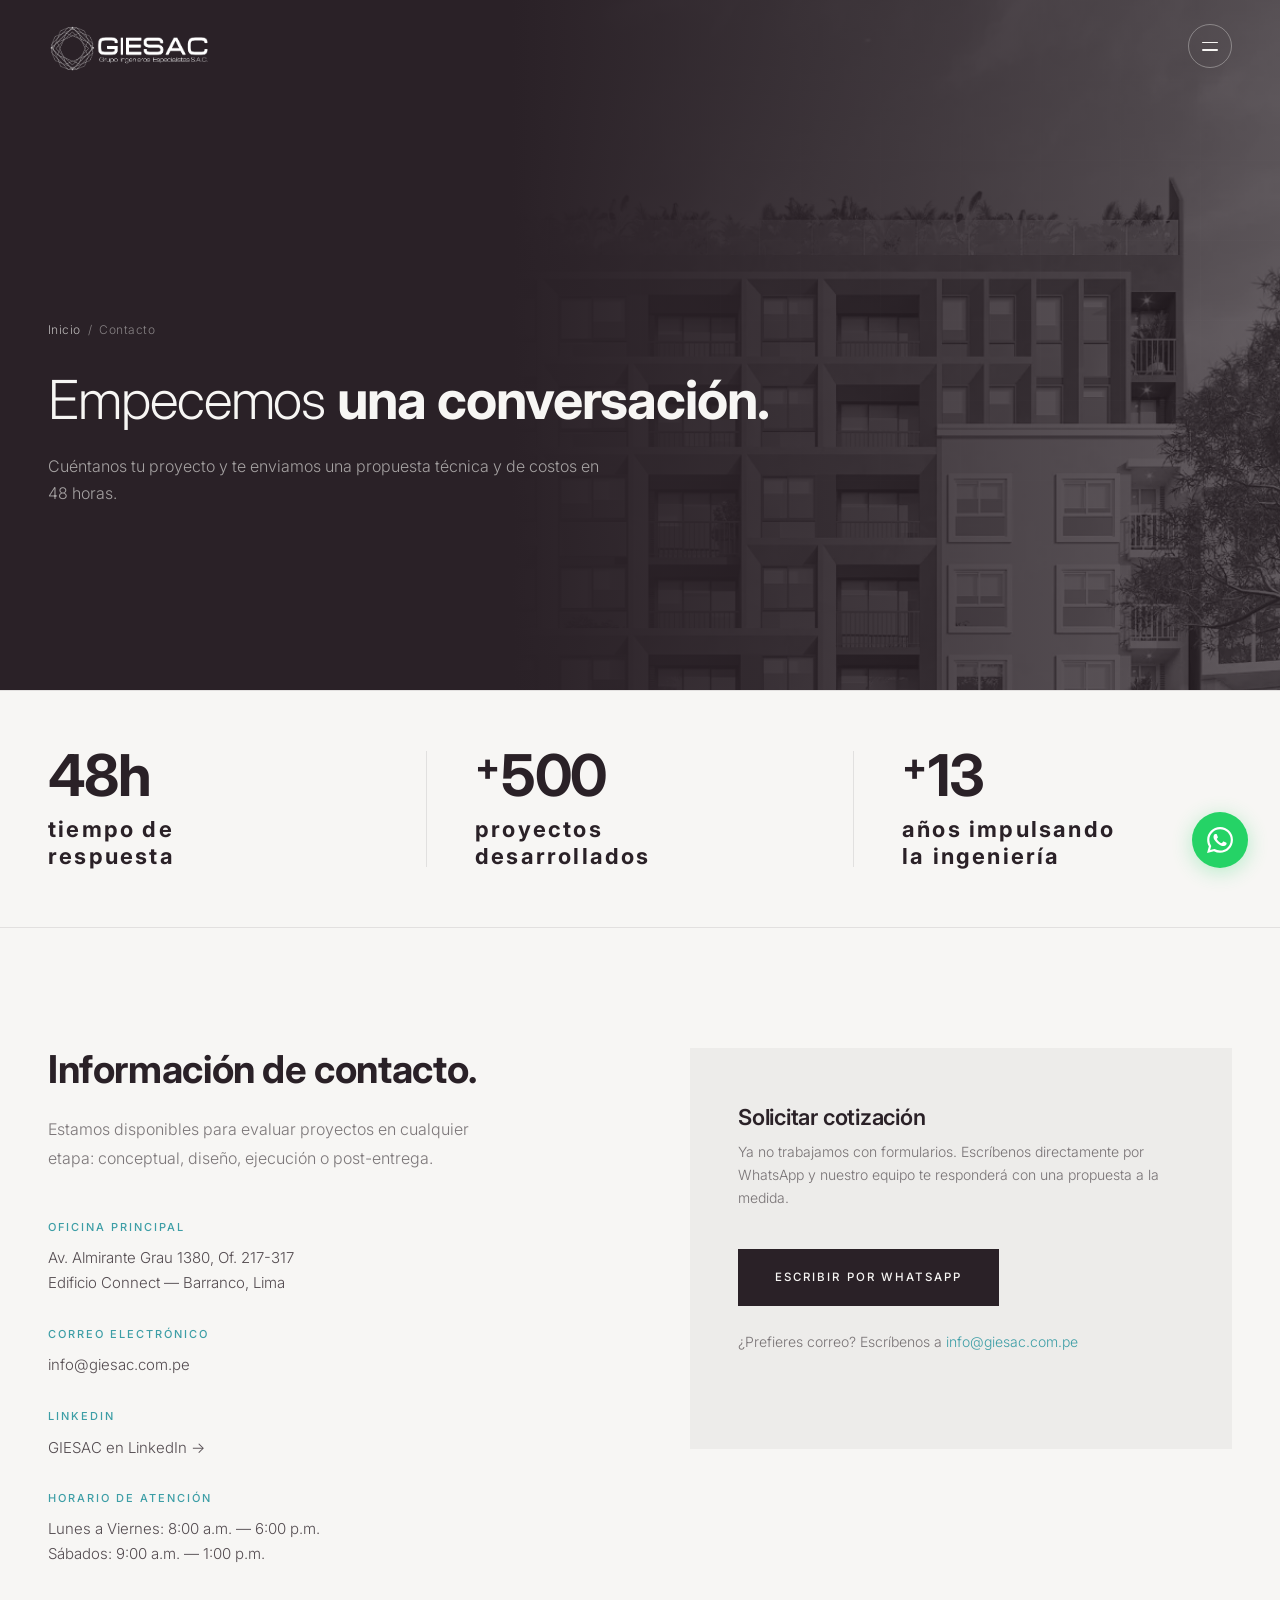
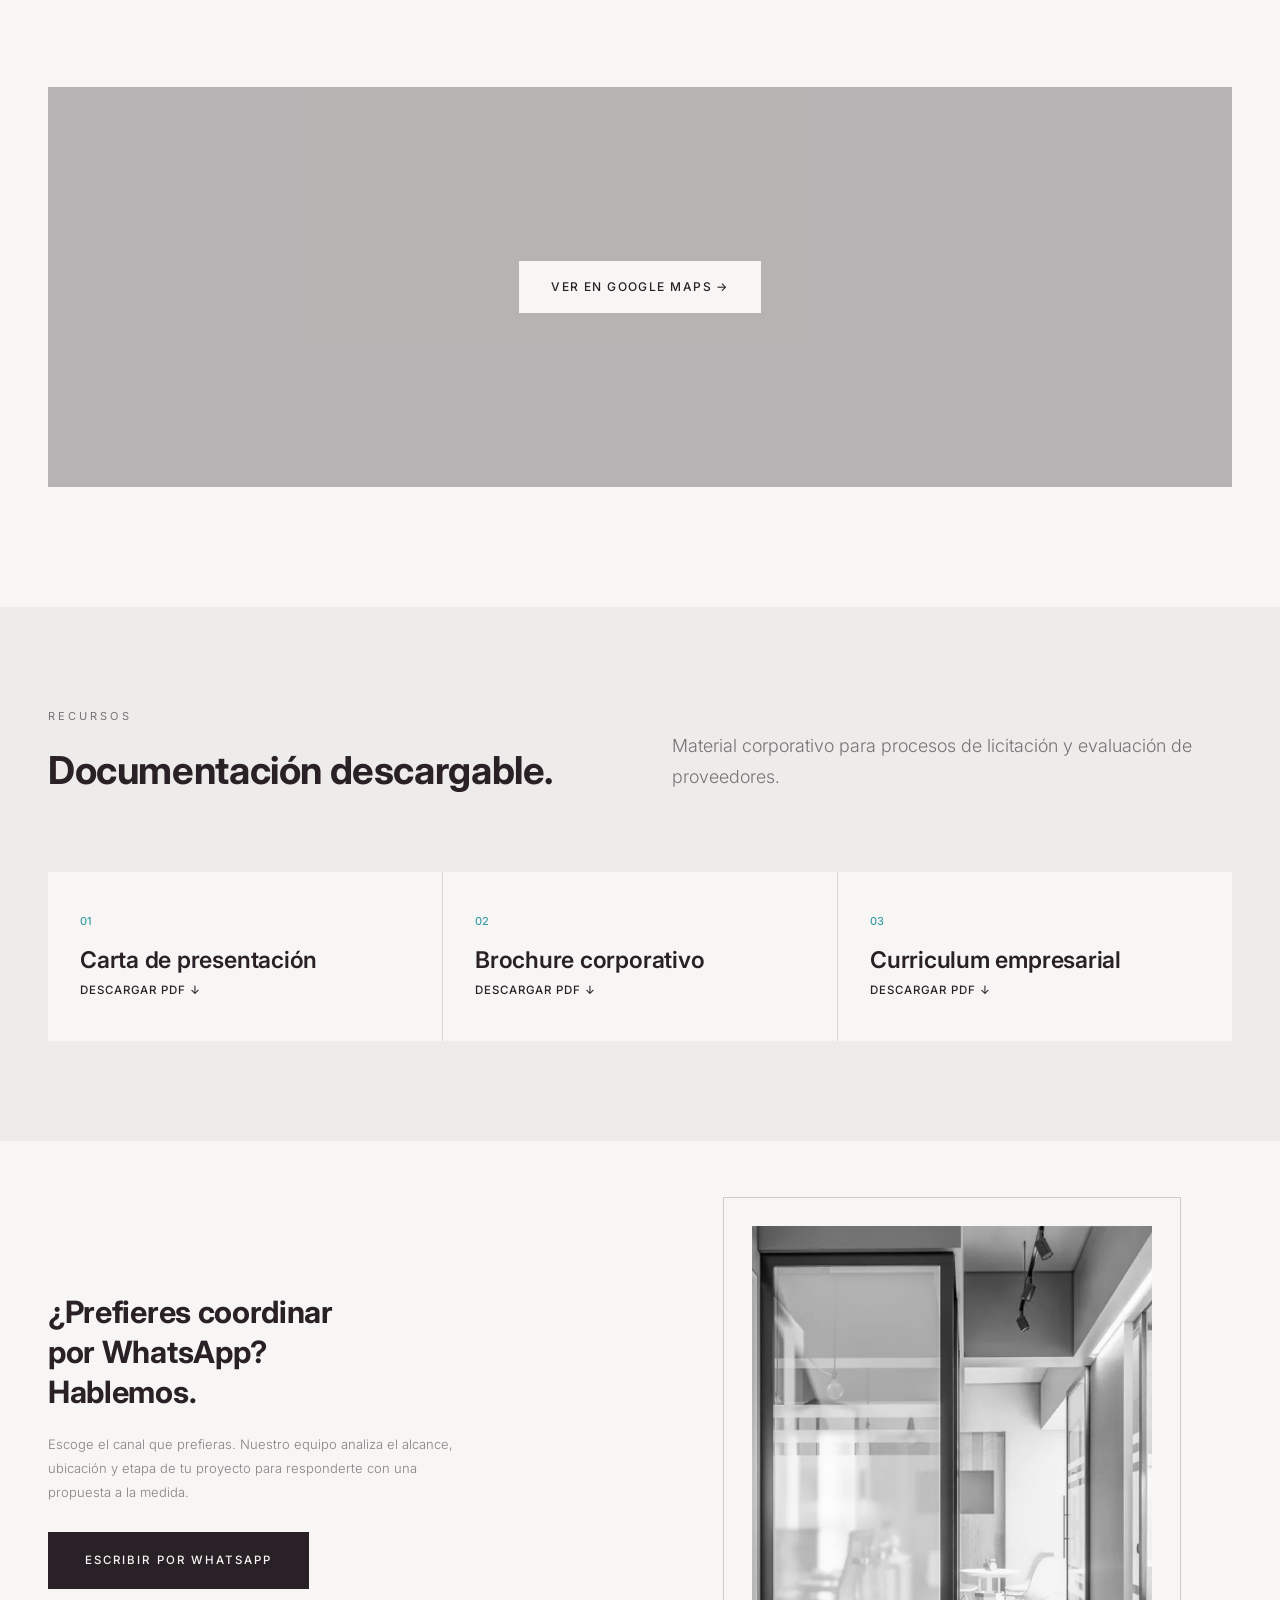
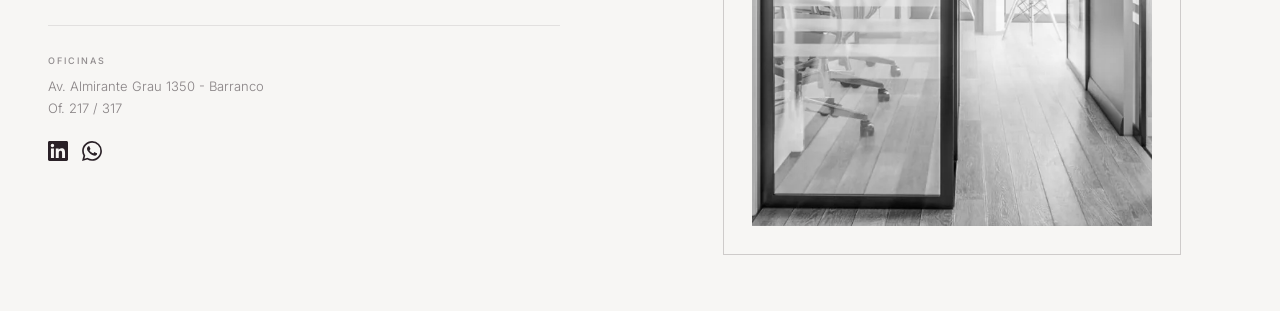
<file: contacto.html>
<!DOCTYPE html>
<html lang="es">

<head>
  <meta charset="UTF-8">
  <meta name="viewport" content="width=device-width, initial-scale=1.0">
  <title>Contacto — GIESAC | Solicite Cotización de Ingeniería</title>
  <meta name="description"
    content="Contacte a GIESAC para solicitar cotización o revisión de proyectos de ingeniería. Oficina en Barranco, Lima. Respuesta en 48 horas.">
  <meta name="author" content="GIESAC">
  <link rel="canonical" href="https://giesac.com.pe/contacto.html">
  <link rel="preconnect" href="https://fonts.googleapis.com">
  <link rel="preconnect" href="https://fonts.gstatic.com" crossorigin>
  <link rel="preconnect" href="https://images.unsplash.com">
  <link rel="preconnect" href="https://www.google.com">
  <link rel="preload" as="style" href="styles.css">
  <link rel="stylesheet" href="styles.css">
  <meta property="og:type" content="website">
  <meta property="og:title" content="Contacto — GIESAC | Solicite Cotización de Ingeniería">
  <meta property="og:description"
    content="Solicite cotización o revisión de proyectos de ingeniería. Oficina en Barranco, Lima. Respuesta en 48 horas.">
  <meta property="og:url" content="https://giesac.com.pe/contacto.html">
  <meta property="og:site_name" content="GIESAC">
  <meta property="og:locale" content="es_PE">
  <meta property="og:image" content="https://giesac.com.pe/images/logo-negro.png">
  <meta property="og:image:width" content="1200">
  <meta property="og:image:height" content="630">
    <meta name="twitter:card" content="summary_large_image">
    <meta name="twitter:title" content="Contacto — GIESAC | Solicite Cotización de Ingeniería">
    <meta name="twitter:description"
      content="Solicite cotización de ingeniería. Oficina en Barranco, Lima. Respuesta en 48 horas.">
    <meta name="twitter:image" content="https://giesac.com.pe/images/logo-negro.png">
    <link rel="icon" type="image/png" href="images/logo-negro.png">
    <meta name="theme-color" content="#3B3135">
    <script type="application/ld+json">
{
  "@context": "https://schema.org",
  "@type": "LocalBusiness",
  "name": "GIESAC — Grupo Ingenieros Especialistas S.A.C.",
  "url": "https://giesac.com.pe",
  "logo": "https://giesac.com.pe/images/logo-negro.png",
  "description": "Especialistas en diseño de instalaciones, coordinación BIM y optimización de proyectos de ingeniería.",
  "address": {
    "@type": "PostalAddress",
    "streetAddress": "Av. Almirante Grau 1380, Of. 217-317, Edificio Connect",
    "addressLocality": "Barranco",
    "addressRegion": "Lima",
    "postalCode": "15003",
    "addressCountry": "PE"
  },
  "openingHours": ["Mo-Fr 08:00-18:00", "Sa 09:00-13:00"],
  "email": "info@giesac.com.pe"
}
</script>
  <script type="application/ld+json">
{
  "@context": "https://schema.org",
  "@type": "BreadcrumbList",
  "itemListElement": [
    {"@type": "ListItem", "position": 1, "name": "Inicio", "item": "https://giesac.com.pe/"},
    {"@type": "ListItem", "position": 2, "name": "Contacto", "item": "https://giesac.com.pe/contacto.html"}
  ]
}
</script>
</head>

<body>
  <a href="#main-content" class="skip-link">Ir al contenido principal</a>

  <header id="mainHeader" class="header--over-dark">
    <nav class="nav-minimal">
      <a href="index.html" class="brand" aria-label="GIESAC — Inicio">
        <img src="images/logo-blanco.png" alt="GIESAC" class="nav-logo nav-logo--light" width="120" height="30"
          loading="eager" fetchpriority="high" decoding="async">
        <img src="images/logo-negro.png" alt="GIESAC" class="nav-logo nav-logo--dark" width="120" height="30"
          loading="eager" decoding="async">
      </a>
      <button class="menu-btn" id="menuBtn" aria-label="Abrir menú" aria-expanded="false" aria-controls="siteOverlay">
        <span class="menu-btn__bar"></span>
        <span class="menu-btn__bar"></span>
      </button>
    </nav>
  </header>

  <!-- Fullscreen overlay menu -->
  <div class="site-overlay" id="siteOverlay" role="dialog" aria-modal="true" aria-hidden="true"
    aria-label="Menú de navegación">
    <div class="site-overlay__inner">
      <a href="index.html" class="site-overlay__brand" aria-label="GIESAC — Inicio">
        <img src="images/logo-blanco.png" alt="GIESAC" width="110" height="28" loading="lazy" decoding="async">
      </a>
      <nav class="site-overlay__nav" aria-label="Navegación principal">
        <a href="index.html" class="site-overlay__link">
          <span class="site-overlay__num">01</span>
          <span class="site-overlay__text">Inicio</span>
        </a>
        <a href="nosotros.html" class="site-overlay__link">
          <span class="site-overlay__num">02</span>
          <span class="site-overlay__text">Nosotros</span>
        </a>
        <a href="proyectos.html" class="site-overlay__link">
          <span class="site-overlay__num">03</span>
          <span class="site-overlay__text">Proyectos</span>
        </a>
        <a href="contacto.html" class="site-overlay__link active" aria-current="page">
          <span class="site-overlay__num">04</span>
          <span class="site-overlay__text">Contacto</span>
        </a>
      </nav>
      <div class="site-overlay__footer">
        <a href="contacto.html" class="site-overlay__cta">Contáctanos</a>
        <span class="site-overlay__address">Av. Almirante Grau 1350 — Barranco · Of. 217 / 317</span>
      </div>
    </div>
  </div>

  <main id="main-content">
    <section class="page-hero" aria-label="Contacto" data-theme="dark">
      <div class="page-hero__image" aria-hidden="true">
        <img src="images/contactenos.webp" alt="" width="756" height="1000" loading="eager"
          fetchpriority="high" decoding="async">
      </div>
      <div class="page-hero__overlay" aria-hidden="true"></div>
      <div class="wrap">
        <p class="breadcrumb fade"><a href="index.html" class="link-u">Inicio</a> &nbsp;/&nbsp; Contacto</p>
        <h1 class="fade fade-delay-1">Empecemos <strong>una conversación.</strong></h1>
        <p class="sub fade fade-delay-2">Cuéntanos tu proyecto y te enviamos una propuesta técnica y de costos en 48
          horas.</p>
      </div>
    </section>

    <!-- ==================== CONFIANZA ==================== -->
    <section class="stats-band">
      <div class="stats-band__inner fade">
        <div class="stats-band__item">
          <div class="stats-band__row">
            <span class="stats-band__num">48h</span>
          </div>
          <span class="stats-band__label">tiempo de<br>respuesta</span>
        </div>
        <div class="stats-band__sep" aria-hidden="true"></div>
        <div class="stats-band__item">
          <div class="stats-band__row">
            <span class="stats-band__plus">+</span>
            <span class="stats-band__num">500</span>
          </div>
          <span class="stats-band__label">proyectos<br>desarrollados</span>
        </div>
        <div class="stats-band__sep" aria-hidden="true"></div>
        <div class="stats-band__item">
          <div class="stats-band__row">
            <span class="stats-band__plus">+</span>
            <span class="stats-band__num">13</span>
          </div>
          <span class="stats-band__label">años impulsando<br>la ingeniería</span>
        </div>
      </div>
    </section>

    <section>
      <div class="wrap">
        <div class="contact-grid">
          <div class="contact-info fade">
            <h2>Información de contacto.</h2>
            <p>Estamos disponibles para evaluar proyectos en cualquier etapa: conceptual, diseño, ejecución o
              post-entrega.</p>
            <div class="contact-datos">
              <div class="contact-dato">
                <h3>Oficina Principal</h3>
                <p>Av. Almirante Grau 1380, Of. 217-317<br>Edificio Connect — Barranco, Lima</p>
              </div>
              <div class="contact-dato">
                <h3>Correo Electrónico</h3>
                <a href="mailto:info@giesac.com.pe">info@giesac.com.pe</a>
              </div>
              <div class="contact-dato">
                <h3>LinkedIn</h3>
                <a href="#" target="_blank" rel="noopener">GIESAC en LinkedIn →</a>
              </div>
              <div class="contact-dato">
                <h3>Horario de Atención</h3>
                <p>Lunes a Viernes: 8:00 a.m. — 6:00 p.m.<br>Sábados: 9:00 a.m. — 1:00 p.m.</p>
              </div>
            </div>
          </div>

          <div class="contact-form-wrapper fade fade-delay-2">
            <h3>Solicitar cotización</h3>
            <p>Ya no trabajamos con formularios. Escríbenos directamente por WhatsApp y nuestro equipo te responderá
              con una propuesta a la medida.</p>
            <a href="https://wa.me/51999999999?text=Hola%20GIESAC%2C%20deseo%20solicitar%20una%20cotizaci%C3%B3n%20para%20un%20proyecto."
              class="btn btn--filled" target="_blank" rel="noopener noreferrer">Escribir por WhatsApp</a>
            <p class="contact-wa-note">¿Prefieres correo? Escríbenos a <a
                href="mailto:info@giesac.com.pe">info@giesac.com.pe</a></p>
          </div>
        </div>
      </div>
    </section>

    <section class="map-section">
      <div class="wrap">
        <div class="map-container fade">
          <iframe
            src="https://www.google.com/maps/embed?pb=!1m14!1m8!1m3!1d5000!2d-77.0221954!3d-12.1381475!3m2!1i1024!2i768!4f13.1!3m3!1m2!1s0x9105b729f6a4796d%3A0x4fae52ce0484d5df!2sGIESAC%20-%20Grupo%20de%20Ingenieros%20Especialistas%20S.A.C!5e0!3m2!1ses-419!2spe!4v1785015196721!5m2!1ses-419!2spe"
            width="100%" height="400" class="map-iframe" allowfullscreen=""
            loading="eager">
          </iframe>
          <div class="map-overlay">
            <a href="https://maps.app.goo.gl/tWYoL6wCgQY3KMny7" target="_blank"
              rel="noopener">Ver en Google Maps →</a>
          </div>
        </div>
      </div>
    </section>

    <!-- Documentación -->
    <section class="section--bg2">
      <div class="wrap">
        <div class="section-head fade">
          <div>
            <p class="eyebrow">Recursos</p>
            <h2>Documentación descargable.</h2>
          </div>
          <p class="lead">Material corporativo para procesos de licitación y evaluación de proveedores.</p>
        </div>
        <div class="grid--3col">
          <div class="doc-card">
            <span class="doc-card__num">01</span>
            <h3>Carta de presentación</h3>
            <a class="link-u doc-link"
              href="https://giesac.com.pe/wp-content/uploads/2020/10/Carta-de-presentacion-GIESAC-Rev.-0.pdf"
              target="_blank" rel="noopener">Descargar PDF
              ↓</a>
          </div>
          <div class="doc-card">
            <span class="doc-card__num">02</span>
            <h3>Brochure corporativo</h3>
            <a class="link-u doc-link" href="https://giesac.com.pe/wp-content/uploads/2025/01/GIE-BC-20.25.pdf" target="_blank"
              rel="noopener">Descargar PDF
              ↓</a>
          </div>
          <div class="doc-card">
            <span class="doc-card__num">03</span>
            <h3>Curriculum empresarial</h3>
            <a class="link-u doc-link"
              href="https://giesac.com.pe/wp-content/uploads/2025/03/GIE-CE-01.24-Rev.-A-Curriculum-Empresarial.pdf"
              target="_blank" rel="noopener">Descargar PDF
              ↓</a>
          </div>
        </div>
      </div>
    </section>

    <!-- ==================== CTA / CONTACTO ==================== -->
    <section class="cta-section">
      <div class="cta-section__grid">
        <div class="cta-section__left fade">
          <h2><strong>¿Prefieres coordinar<br>por WhatsApp?<br>Hablemos.</strong></h2>
          <p>Escoge el canal que prefieras. Nuestro equipo analiza el alcance, ubicación y etapa de tu proyecto para
            responderte con una propuesta a la medida.</p>
          <a href="https://wa.me/51999999999" class="btn btn--filled" target="_blank"
            rel="noopener noreferrer">Escribir por WhatsApp</a>
          <div class="cta-section__datos">
            <span class="cta-section__dato-label">OFICINAS</span>
            <span class="cta-section__dato-val">Av. Almirante Grau 1350 - Barranco<br>Of. 217 / 317</span>
            <div class="cta-section__social">
              <a href="#" class="cta-section__social-link" aria-label="LinkedIn GIESAC">
                <svg width="20" height="20" viewBox="0 0 24 24" fill="currentColor" aria-hidden="true"
                  focusable="false">
                  <path
                    d="M20.447 20.452h-3.554v-5.569c0-1.328-.027-3.037-1.852-3.037-1.853 0-2.136 1.445-2.136 2.939v5.667H9.351V9h3.414v1.561h.046c.477-.9 1.637-1.85 3.37-1.85 3.601 0 4.267 2.37 4.267 5.455v6.286zM5.337 7.433a2.062 2.062 0 0 1-2.063-2.065 2.064 2.064 0 1 1 2.063 2.065zm1.782 13.019H3.555V9h3.564v11.452zM22.225 0H1.771C.792 0 0 .774 0 1.729v20.542C0 23.227.792 24 1.771 24h20.451C23.2 24 24 23.227 24 22.271V1.729C24 .774 23.2 0 22.222 0h.003z" />
                </svg>
              </a>
              <a href="https://wa.me/51999999999" class="cta-section__social-link" aria-label="WhatsApp GIESAC"
                target="_blank" rel="noopener noreferrer">
                <svg width="20" height="20" viewBox="0 0 24 24" fill="currentColor" aria-hidden="true"
                  focusable="false">
                  <path
                    d="M17.472 14.382c-.297-.149-1.758-.867-2.03-.967-.273-.099-.471-.148-.67.15-.197.297-.767.966-.94 1.164-.173.199-.347.223-.644.075-.297-.15-1.255-.463-2.39-1.475-.883-.788-1.48-1.761-1.653-2.059-.173-.297-.018-.458.13-.606.134-.133.298-.347.446-.52.149-.174.198-.298.298-.497.099-.198.05-.371-.025-.52-.075-.149-.669-1.612-.916-2.207-.242-.579-.487-.5-.669-.51-.173-.008-.371-.01-.57-.01-.198 0-.52.074-.792.372-.272.297-1.04 1.016-1.04 2.479 0 1.462 1.065 2.875 1.213 3.074.149.198 2.096 3.2 5.077 4.487.709.306 1.262.489 1.694.625.712.227 1.36.195 1.871.118.571-.085 1.758-.719 2.006-1.413.248-.694.248-1.289.173-1.413-.074-.124-.272-.198-.57-.347m-5.421 7.403h-.004a9.87 9.87 0 0 1-5.031-1.378l-.361-.214-3.741.982.998-3.648-.235-.374a9.86 9.86 0 0 1-1.51-5.26c.001-5.45 4.436-9.884 9.888-9.884 2.64 0 5.122 1.03 6.988 2.898a9.825 9.825 0 0 1 2.893 6.994c-.003 5.45-4.437 9.884-9.885 9.884m8.413-18.297A11.815 11.815 0 0 0 12.05 0C5.495 0 .16 5.335.157 11.892c0 2.096.547 4.142 1.588 5.945L.057 24l6.305-1.654a11.882 11.882 0 0 0 5.683 1.448h.005c6.554 0 11.89-5.335 11.893-11.893a11.821 11.821 0 0 0-3.48-8.413z" />
                </svg>
              </a>
            </div>
          </div>
        </div>
        <div class="cta-section__right fade fade-delay-2">
          <div class="cta-section__frame">
            <img src="images/recurso-5.webp" alt="Oficina GIESAC Barranco" class="cta-section__img" width="700"
              height="900" loading="lazy" decoding="async">
          </div>
        </div>
      </div>
    </section>
  </main>


  <a href="https://wa.me/51999999999?text=Hola%20GIESAC%2C%20deseo%20solicitar%20una%20cotizaci%C3%B3n%2Frevisi%C3%B3n%20para%20un%20proyecto%20de%20ingenier%C3%ADa."
    class="whatsapp-float" target="_blank" rel="noopener" aria-label="WhatsApp">
    <svg viewBox="0 0 24 24" aria-hidden="true">
      <path
        d="M17.472 14.382c-.297-.149-1.758-.867-2.03-.967-.273-.099-.471-.148-.67.15-.197.297-.767.966-.94 1.164-.173.199-.347.223-.644.075-.297-.15-1.255-.463-2.39-1.475-.883-.788-1.48-1.761-1.653-2.059-.173-.297-.018-.458.13-.606.134-.133.298-.347.446-.52.149-.174.198-.298.298-.497.099-.198.05-.371-.025-.52-.075-.149-.669-1.612-.916-2.207-.242-.579-.487-.5-.669-.51-.173-.008-.371-.01-.57-.01-.198 0-.52.074-.792.372-.272.297-1.04 1.016-1.04 2.479 0 1.462 1.065 2.875 1.213 3.074.149.198 2.096 3.2 5.077 4.487.709.306 1.262.489 1.694.625.712.227 1.36.195 1.871.118.571-.085 1.758-.719 2.006-1.413.248-.694.248-1.289.173-1.413-.074-.124-.272-.198-.57-.347m-5.421 7.403h-.004a9.87 9.87 0 01-5.031-1.378l-.361-.214-3.741.982.998-3.648-.235-.374a9.86 9.86 0 01-1.51-5.26c.001-5.45 4.436-9.884 9.888-9.884 2.64 0 5.122 1.03 6.988 2.898a9.825 9.825 0 012.893 6.994c-.003 5.45-4.437 9.884-9.885 9.884m8.413-18.297A11.815 11.815 0 0012.05 0C5.495 0 .16 5.335.157 11.892c0 2.096.547 4.142 1.588 5.945L.057 24l6.305-1.654a11.882 11.882 0 005.683 1.448h.005c6.554 0 11.89-5.335 11.893-11.893a11.821 11.821 0 00-3.48-8.413z" />
    </svg>
  </a>

  <script src="js/main.js"></script>

</body>

</html>
</file>
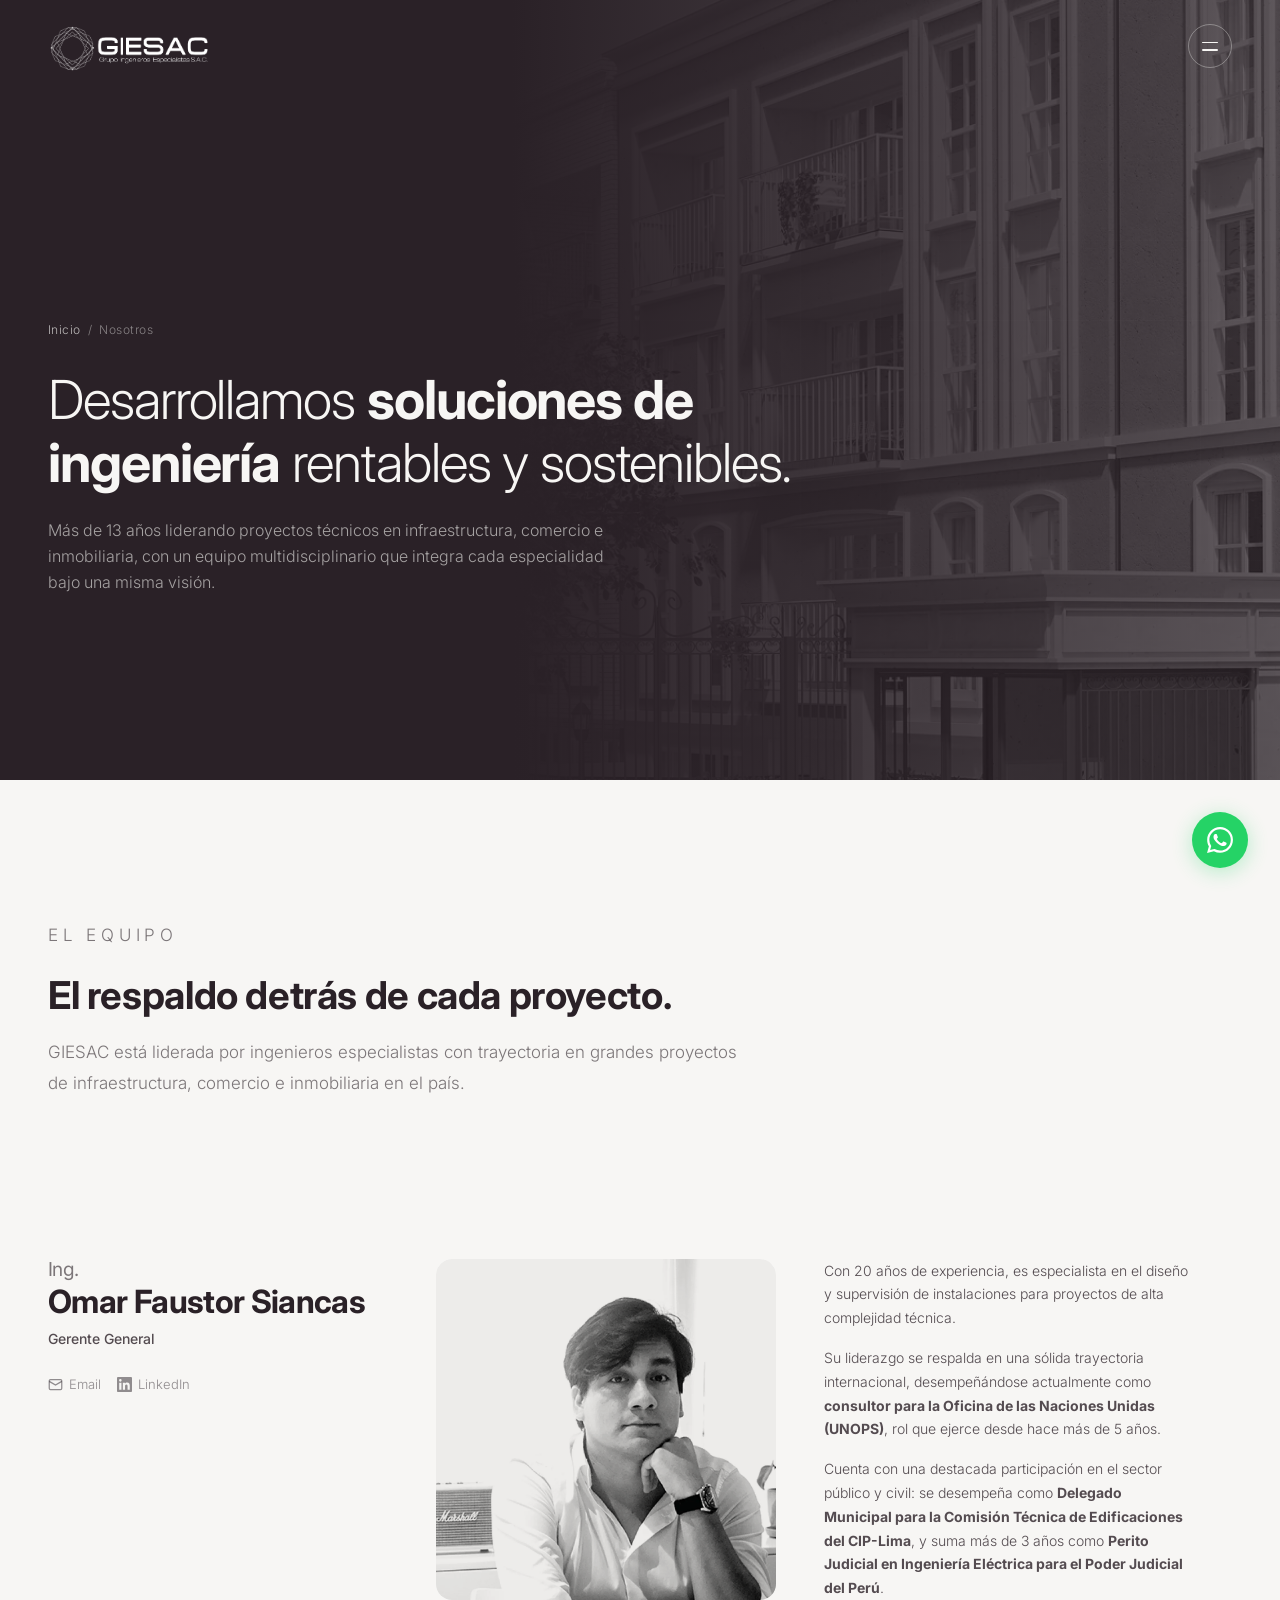
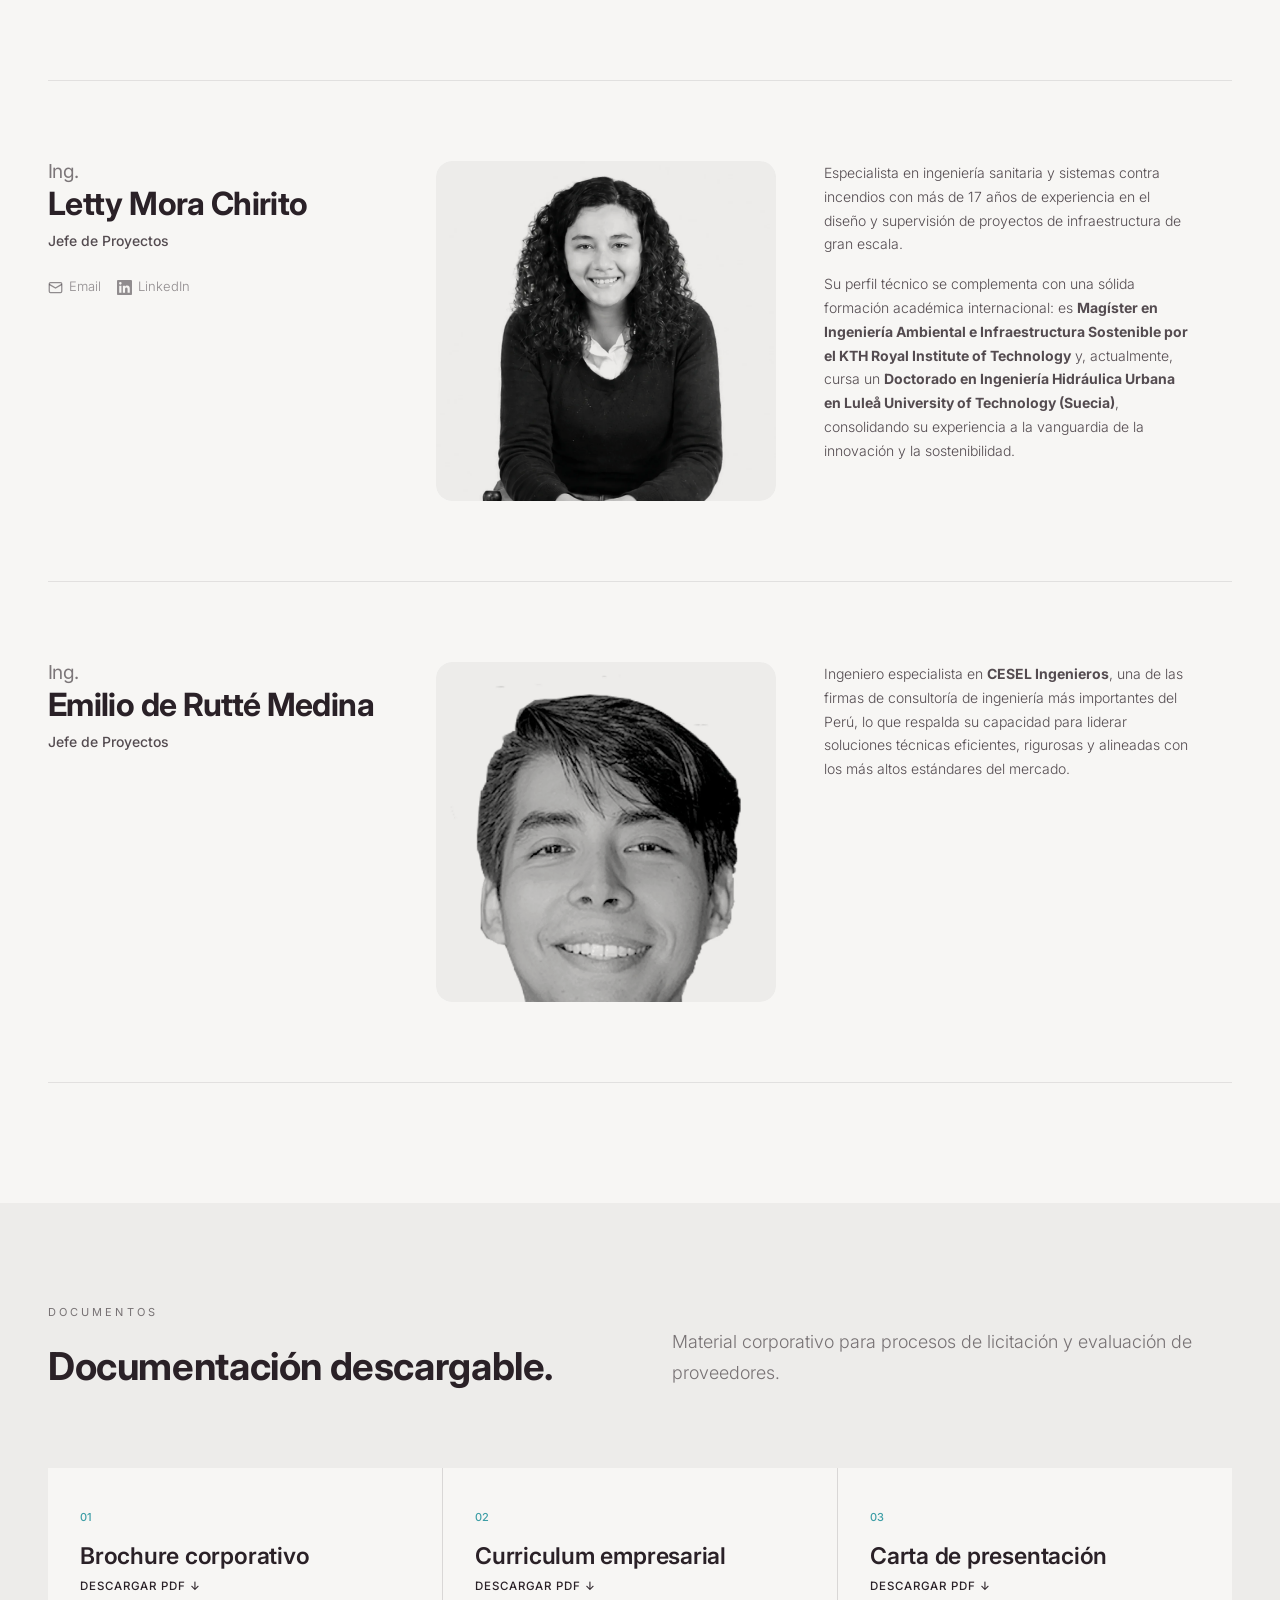
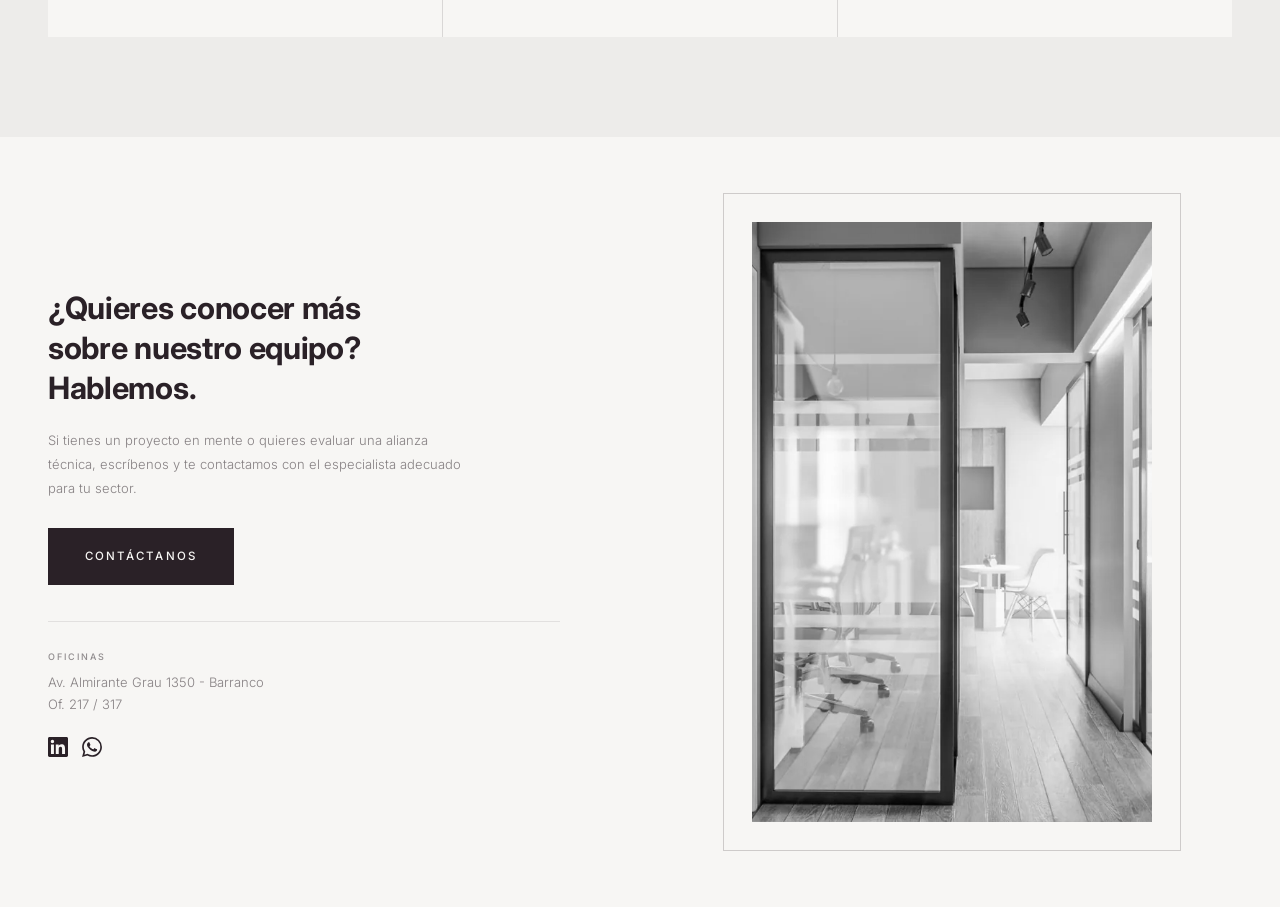
<file: nosotros.html>
<!DOCTYPE html>
<html lang="es">

<head>
  <meta charset="UTF-8">
  <meta name="viewport" content="width=device-width, initial-scale=1.0">
  <title>Nosotros — GIESAC | Equipo de Ingenieros Especialistas</title>
  <meta name="description"
    content="Conozca al equipo de GIESAC. Ingenieros especialistas con +13 años de experiencia en proyectos de infraestructura, comercio e inmobiliaria en el Perú.">
  <meta name="author" content="GIESAC">
  <link rel="canonical" href="https://giesac.com.pe/nosotros.html">
  <link rel="preconnect" href="https://fonts.googleapis.com">
  <link rel="preconnect" href="https://fonts.gstatic.com" crossorigin>
  <link rel="preload" as="style" href="styles.css">
  <link rel="stylesheet" href="styles.css">
  <meta property="og:type" content="website">
  <meta property="og:title" content="Nosotros — GIESAC | Equipo de Ingenieros Especialistas">
  <meta property="og:description"
    content="Ingenieros especialistas con +13 años de experiencia en proyectos de infraestructura, comercio e inmobiliaria en el Perú.">
  <meta property="og:url" content="https://giesac.com.pe/nosotros.html">
  <meta property="og:site_name" content="GIESAC">
  <meta property="og:locale" content="es_PE">
  <meta property="og:image" content="https://giesac.com.pe/images/logo-negro.png">
  <meta property="og:image:width" content="1200">
  <meta property="og:image:height" content="630">
  <meta name="twitter:card" content="summary_large_image">
  <meta name="twitter:title" content="Nosotros — GIESAC | Equipo de Ingenieros Especialistas">
  <meta name="twitter:description"
    content="Ingenieros especialistas con +13 años de experiencia en proyectos de infraestructura.">
  <meta name="twitter:image" content="https://giesac.com.pe/images/logo-negro.png">
  <link rel="icon" type="image/png" href="images/logo-negro.png">
  <meta name="theme-color" content="#3B3135">
  <script type="application/ld+json">
{
  "@context": "https://schema.org",
  "@type": "Organization",
  "name": "GIESAC — Grupo Ingenieros Especialistas S.A.C.",
  "url": "https://giesac.com.pe",
  "logo": "https://giesac.com.pe/images/logo-negro.png",
  "description": "Especialistas en diseño de instalaciones, coordinación BIM y optimización de proyectos de ingeniería.",
  "address": {
    "@type": "PostalAddress",
    "streetAddress": "Av. Almirante Grau 1380, Of. 217-317, Edificio Connect",
    "addressLocality": "Barranco",
    "addressRegion": "Lima",
    "addressCountry": "PE"
  }
}
</script>
</head>

<body>
  <a href="#main-content" class="skip-link">Ir al contenido principal</a>

  <header id="mainHeader" class="header--over-dark">
    <nav class="nav-minimal">
      <a href="index.html" class="brand" aria-label="GIESAC — Inicio">
        <img src="images/logo-blanco.png" alt="GIESAC" class="nav-logo nav-logo--light" width="120" height="30"
          loading="eager" fetchpriority="high" decoding="async">
        <img src="images/logo-negro.png" alt="GIESAC" class="nav-logo nav-logo--dark" width="120" height="30"
          loading="eager" decoding="async">
      </a>
      <button class="menu-btn" id="menuBtn" aria-label="Abrir menú" aria-expanded="false" aria-controls="siteOverlay">
        <span class="menu-btn__bar"></span>
        <span class="menu-btn__bar"></span>
      </button>
    </nav>
  </header>

  <!-- Fullscreen overlay menu -->
  <div class="site-overlay" id="siteOverlay" role="dialog" aria-modal="true" aria-hidden="true"
    aria-label="Menú de navegación">
    <div class="site-overlay__inner">
      <a href="index.html" class="site-overlay__brand" aria-label="GIESAC — Inicio">
        <img src="images/logo-blanco.png" alt="GIESAC" width="110" height="28" loading="lazy" decoding="async">
      </a>
      <nav class="site-overlay__nav" aria-label="Navegación principal">
        <a href="index.html" class="site-overlay__link">
          <span class="site-overlay__num">01</span>
          <span class="site-overlay__text">Inicio</span>
        </a>
        <a href="nosotros.html" class="site-overlay__link active" aria-current="page">
          <span class="site-overlay__num">02</span>
          <span class="site-overlay__text">Nosotros</span>
        </a>
        <a href="proyectos.html" class="site-overlay__link">
          <span class="site-overlay__num">03</span>
          <span class="site-overlay__text">Proyectos</span>
        </a>
        <a href="contacto.html" class="site-overlay__link">
          <span class="site-overlay__num">04</span>
          <span class="site-overlay__text">Contacto</span>
        </a>
      </nav>
      <div class="site-overlay__footer">
        <a href="contacto.html" class="site-overlay__cta">Contáctanos</a>
        <span class="site-overlay__address">Av. Almirante Grau 1350 — Barranco · Of. 217 / 317</span>
      </div>
    </div>
  </div>

  <!-- Page Hero -->
  <main id="main-content">
    <section class="page-hero" aria-label="Nosotros" data-theme="dark">
      <div class="page-hero__image" aria-hidden="true">
        <img src="images/nosotros.webp" alt="" width="756" height="1000" loading="eager" fetchpriority="high"
          decoding="async">
      </div>
      <div class="page-hero__overlay" aria-hidden="true"></div>
      <div class="wrap">
        <p class="breadcrumb fade"><a href="index.html" class="link-u">Inicio</a> &nbsp;/&nbsp; Nosotros</p>
        <h1 class="fade fade-delay-1">Desarrollamos <strong>soluciones de ingeniería</strong> rentables y sostenibles.
        </h1>
        <p class="sub fade fade-delay-2">Más de 13 años liderando proyectos técnicos en infraestructura, comercio e
          inmobiliaria, con un equipo multidisciplinario que integra cada especialidad bajo una misma visión.</p>
        <!-- <div class="stat-row fade fade-delay-3">
          <div>
            <div class="n">+500</div>
            <div class="l">Proyectos desarrollados</div>
          </div>
          <div>
            <div class="n">+4M</div>
            <div class="l">m² desarrollados</div>
          </div>
          <div>
            <div class="n">+13</div>
            <div class="l">Años de experiencia</div>
          </div>
        </div> -->
      </div>
    </section>




    <!-- Equipo -->
    <section class="team-section">
      <div class="wrap">
        <div class="team-header fade">
          <p class="eyebrow">El equipo</p>
          <h2>El respaldo detrás de cada proyecto.</h2>
          <p>GIESAC está liderada por ingenieros especialistas con trayectoria en grandes proyectos de infraestructura,
            comercio e inmobiliaria en el país.</p>
        </div>

        <div class="team-card-v2 fade">
          <!-- Columna 1: Identidad -->
          <div class="team-card-v2__identity">
            <h3><span class="prefix">Ing.</span>Omar Faustor Siancas</h3>
            <span class="rol">Gerente General</span>
            <div class="team-card-v2__links">
              <a href="mailto:ofaustor@giesac.com.pe" aria-label="Email de Omar Faustor Siancas">
                <svg width="15" height="15" viewBox="0 0 24 24" fill="none" stroke="currentColor" stroke-width="2"
                  aria-hidden="true" focusable="false">
                  <rect x="2" y="4" width="20" height="16" rx="2" />
                  <path d="m2 7 10 6 10-6" />
                </svg>
                Email
              </a>
              <a href="https://www.linkedin.com/in/omarfaustor/" target="_blank" rel="noopener"
                aria-label="LinkedIn de Omar Faustor Siancas">
                <svg width="15" height="15" viewBox="0 0 24 24" fill="currentColor" aria-hidden="true"
                  focusable="false">
                  <path
                    d="M20.447 20.452h-3.554v-5.569c0-1.328-.027-3.037-1.852-3.037-1.853 0-2.136 1.445-2.136 2.939v5.667H9.351V9h3.414v1.561h.046c.477-.9 1.637-1.85 3.37-1.85 3.601 0 4.267 2.37 4.267 5.455v6.286zM5.337 7.433a2.062 2.062 0 0 1-2.063-2.065 2.064 2.064 0 1 1 2.063 2.065zm1.782 13.019H3.555V9h3.564v11.452zM22.225 0H1.771C.792 0 0 .774 0 1.729v20.542C0 23.227.792 24 1.771 24h20.451C23.2 24 24 23.227 24 22.271V1.729C24 .774 23.2 0 22.222 0h.003z" />
                </svg>
                LinkedIn
              </a>
            </div>
          </div>

          <!-- Columna 2: Imagen -->
          <div class="team-card-v2__image">
            <img src="images/equipo/omar-fausto.webp" alt="Omar Faustor Siancas" width="600" height="800" loading="lazy"
              decoding="async">
          </div>

          <!-- Columna 3: Biografía -->
          <div class="team-card-v2__bio">
            <p>Con 20 años de experiencia, es especialista en el diseño y supervisión de instalaciones para proyectos de
              alta complejidad técnica.</p>
            <p>Su liderazgo se respalda en una sólida trayectoria internacional, desempeñándose actualmente como
              <strong>consultor para la Oficina de las Naciones Unidas (UNOPS)</strong>, rol que ejerce desde hace más
              de 5 años.
            </p>
            <p>Cuenta con una destacada participación en el sector público y civil: se desempeña como <strong>Delegado
                Municipal para la Comisión Técnica de Edificaciones del CIP-Lima</strong>, y suma más de 3 años como
              <strong>Perito Judicial en Ingeniería Eléctrica para el Poder Judicial del Perú</strong>.
            </p>

          </div>
        </div>

        <div class="team-card-v2 fade">
          <!-- Columna 1: Identidad -->
          <div class="team-card-v2__identity">
            <h3><span class="prefix">Ing.</span>Letty Mora Chirito</h3>
            <span class="rol">Jefe de Proyectos</span>
            <div class="team-card-v2__links">
              <a href="mailto:lmora@giesac.com.pe" aria-label="Email de Letty Mora Chirito">
                <svg width="15" height="15" viewBox="0 0 24 24" fill="none" stroke="currentColor" stroke-width="2"
                  aria-hidden="true" focusable="false">
                  <rect x="2" y="4" width="20" height="16" rx="2" />
                  <path d="m2 7 10 6 10-6" />
                </svg>
                Email
              </a>
              <a href="https://www.linkedin.com/in/letty-mora-chirito/" target="_blank" rel="noopener"
                aria-label="LinkedIn de Letty Mora Chirito">
                <svg width="15" height="15" viewBox="0 0 24 24" fill="currentColor" aria-hidden="true"
                  focusable="false">
                  <path
                    d="M20.447 20.452h-3.554v-5.569c0-1.328-.027-3.037-1.852-3.037-1.853 0-2.136 1.445-2.136 2.939v5.667H9.351V9h3.414v1.561h.046c.477-.9 1.637-1.85 3.37-1.85 3.601 0 4.267 2.37 4.267 5.455v6.286zM5.337 7.433a2.062 2.062 0 0 1-2.063-2.065 2.064 2.064 0 1 1 2.063 2.065zm1.782 13.019H3.555V9h3.564v11.452zM22.225 0H1.771C.792 0 0 .774 0 1.729v20.542C0 23.227.792 24 1.771 24h20.451C23.2 24 24 23.227 24 22.271V1.729C24 .774 23.2 0 22.222 0h.003z" />
                </svg>
                LinkedIn
              </a>
            </div>
          </div>

          <!-- Columna 2: Imagen -->
          <div class="team-card-v2__image">
            <img src="images/equipo/letty-mora.webp" alt="Letty Mora Chirito" width="600" height="800" loading="lazy"
              decoding="async">
          </div>

          <!-- Columna 3: Biografía -->
          <div class="team-card-v2__bio">
            <p>Especialista en ingeniería sanitaria y sistemas contra incendios con más de 17 años de experiencia en el
              diseño y supervisión de proyectos de infraestructura de gran escala.</p>
            <p>Su perfil técnico se complementa con una sólida formación académica internacional: es <strong>Magíster en
                Ingeniería Ambiental e Infraestructura Sostenible por el KTH Royal Institute of Technology</strong> y,
              actualmente, cursa un <strong>Doctorado en Ingeniería Hidráulica Urbana en Luleå University of Technology
                (Suecia)</strong>, consolidando su experiencia a la vanguardia de la innovación y la sostenibilidad.</p>
          </div>
        </div>

        <div class="team-card-v2 fade">
          <!-- Columna 1: Identidad -->
          <div class="team-card-v2__identity">
            <h3><span class="prefix">Ing.</span>Emilio de Rutté Medina</h3>
            <span class="rol">Jefe de Proyectos</span>
            <div class="team-card-v2__links">
              <!-- Sin redes sociales por ahora -->
            </div>
          </div>

          <!-- Columna 2: Imagen -->
          <div class="team-card-v2__image">
            <img src="images/equipo/emilio-rutte.webp" alt="Emilio de Rutté Medina" width="600" height="800"
              loading="lazy" decoding="async">
          </div>

          <!-- Columna 3: Biografía -->
          <div class="team-card-v2__bio">
            <p>Ingeniero especialista en <strong>CESEL Ingenieros</strong>, una de las firmas de consultoría de
              ingeniería más importantes del Perú, lo que respalda su capacidad para liderar soluciones técnicas
              eficientes, rigurosas y alineadas con los más altos estándares del mercado.</p>
          </div>
        </div>

      </div>
    </section>

    <!-- ==================== DOCUMENTACIÓN ==================== -->
    <section class="section--bg2">
      <div class="wrap">
        <div class="section-head fade">
          <div>
            <p class="eyebrow">Documentos</p>
            <h2>Documentación descargable.</h2>
          </div>
          <p class="lead">Material corporativo para procesos de licitación y evaluación de proveedores.</p>
        </div>
        <div class="grid--3col">
          <div class="doc-card">
            <span class="doc-card__num">01</span>
            <h3>Brochure corporativo</h3>
            <a class="link-u doc-link" href="https://giesac.com.pe/wp-content/uploads/2025/01/GIE-BC-20.25.pdf"
              target="_blank" rel="noopener">Descargar PDF ↓</a>
          </div>
          <div class="doc-card">
            <span class="doc-card__num">02</span>
            <h3>Curriculum empresarial</h3>
            <a class="link-u doc-link"
              href="https://giesac.com.pe/wp-content/uploads/2025/03/GIE-CE-01.24-Rev.-A-Curriculum-Empresarial.pdf"
              target="_blank" rel="noopener">Descargar PDF ↓</a>
          </div>
          <div class="doc-card">
            <span class="doc-card__num">03</span>
            <h3>Carta de presentación</h3>
            <a class="link-u doc-link"
              href="https://giesac.com.pe/wp-content/uploads/2020/10/Carta-de-presentacion-GIESAC-Rev.-0.pdf"
              target="_blank" rel="noopener">Descargar PDF ↓</a>
          </div>
        </div>
      </div>
    </section>


    <!-- ==================== CTA / CONTACTO ==================== -->
    <section class="cta-section">
      <div class="cta-section__grid">
        <div class="cta-section__left fade">
          <h2><strong>¿Quieres conocer más<br>sobre nuestro equipo?<br>Hablemos.</strong></h2>
          <p>Si tienes un proyecto en mente o quieres evaluar una alianza técnica, escríbenos y te contactamos con el
            especialista adecuado para tu sector.</p>
          <a href="https://wa.me/51999999999?text=Hola%20GIESAC%2C%20deseo%20solicitar%20una%20cotizaci%C3%B3n%20para%20un%20proyecto."
            class="btn btn--filled" target="_blank" rel="noopener noreferrer">Contáctanos</a>
          <div class="cta-section__datos">
            <span class="cta-section__dato-label">OFICINAS</span>
            <span class="cta-section__dato-val">Av. Almirante Grau 1350 - Barranco<br>Of. 217 / 317</span>
            <div class="cta-section__social">
              <a href="#" class="cta-section__social-link" aria-label="LinkedIn GIESAC">
                <svg width="20" height="20" viewBox="0 0 24 24" fill="currentColor" aria-hidden="true"
                  focusable="false">
                  <path
                    d="M20.447 20.452h-3.554v-5.569c0-1.328-.027-3.037-1.852-3.037-1.853 0-2.136 1.445-2.136 2.939v5.667H9.351V9h3.414v1.561h.046c.477-.9 1.637-1.85 3.37-1.85 3.601 0 4.267 2.37 4.267 5.455v6.286zM5.337 7.433a2.062 2.062 0 0 1-2.063-2.065 2.064 2.064 0 1 1 2.063 2.065zm1.782 13.019H3.555V9h3.564v11.452zM22.225 0H1.771C.792 0 0 .774 0 1.729v20.542C0 23.227.792 24 1.771 24h20.451C23.2 24 24 23.227 24 22.271V1.729C24 .774 23.2 0 22.222 0h.003z" />
                </svg>
              </a>
              <a href="https://wa.me/51999999999" class="cta-section__social-link" aria-label="WhatsApp GIESAC"
                target="_blank" rel="noopener noreferrer">
                <svg width="20" height="20" viewBox="0 0 24 24" fill="currentColor" aria-hidden="true"
                  focusable="false">
                  <path
                    d="M17.472 14.382c-.297-.149-1.758-.867-2.03-.967-.273-.099-.471-.148-.67.15-.197.297-.767.966-.94 1.164-.173.199-.347.223-.644.075-.297-.15-1.255-.463-2.39-1.475-.883-.788-1.48-1.761-1.653-2.059-.173-.297-.018-.458.13-.606.134-.133.298-.347.446-.52.149-.174.198-.298.298-.497.099-.198.05-.371-.025-.52-.075-.149-.669-1.612-.916-2.207-.242-.579-.487-.5-.669-.51-.173-.008-.371-.01-.57-.01-.198 0-.52.074-.792.372-.272.297-1.04 1.016-1.04 2.479 0 1.462 1.065 2.875 1.213 3.074.149.198 2.096 3.2 5.077 4.487.709.306 1.262.489 1.694.625.712.227 1.36.195 1.871.118.571-.085 1.758-.719 2.006-1.413.248-.694.248-1.289.173-1.413-.074-.124-.272-.198-.57-.347m-5.421 7.403h-.004a9.87 9.87 0 0 1-5.031-1.378l-.361-.214-3.741.982.998-3.648-.235-.374a9.86 9.86 0 0 1-1.51-5.26c.001-5.45 4.436-9.884 9.888-9.884 2.64 0 5.122 1.03 6.988 2.898a9.825 9.825 0 0 1 2.893 6.994c-.003 5.45-4.437 9.884-9.885 9.884m8.413-18.297A11.815 11.815 0 0 0 12.05 0C5.495 0 .16 5.335.157 11.892c0 2.096.547 4.142 1.588 5.945L.057 24l6.305-1.654a11.882 11.882 0 0 0 5.683 1.448h.005c6.554 0 11.89-5.335 11.893-11.893a11.821 11.821 0 0 0-3.48-8.413z" />
                </svg>
              </a>
            </div>
          </div>
        </div>
        <div class="cta-section__right fade fade-delay-2">
          <div class="cta-section__frame">
            <img src="images/recurso-5.webp" alt="Equipo GIESAC en oficina Barranco" class="cta-section__img" width="700"
              height="900" loading="lazy" decoding="async">
          </div>
        </div>
      </div>
    </section>
  </main>


  <a href="https://wa.me/51999999999?text=Hola%20GIESAC%2C%20deseo%20solicitar%20una%20cotizaci%C3%B3n%2Frevisi%C3%B3n%20para%20un%20proyecto%20de%20ingenier%C3%ADa."
    class="whatsapp-float" target="_blank" rel="noopener" aria-label="WhatsApp">
    <svg viewBox="0 0 24 24" aria-hidden="true">
      <path
        d="M17.472 14.382c-.297-.149-1.758-.867-2.03-.967-.273-.099-.471-.148-.67.15-.197.297-.767.966-.94 1.164-.173.199-.347.223-.644.075-.297-.15-1.255-.463-2.39-1.475-.883-.788-1.48-1.761-1.653-2.059-.173-.297-.018-.458.13-.606.134-.133.298-.347.446-.52.149-.174.198-.298.298-.497.099-.198.05-.371-.025-.52-.075-.149-.669-1.612-.916-2.207-.242-.579-.487-.5-.669-.51-.173-.008-.371-.01-.57-.01-.198 0-.52.074-.792.372-.272.297-1.04 1.016-1.04 2.479 0 1.462 1.065 2.875 1.213 3.074.149.198 2.096 3.2 5.077 4.487.709.306 1.262.489 1.694.625.712.227 1.36.195 1.871.118.571-.085 1.758-.719 2.006-1.413.248-.694.248-1.289.173-1.413-.074-.124-.272-.198-.57-.347m-5.421 7.403h-.004a9.87 9.87 0 01-5.031-1.378l-.361-.214-3.741.982.998-3.648-.235-.374a9.86 9.86 0 01-1.51-5.26c.001-5.45 4.436-9.884 9.888-9.884 2.64 0 5.122 1.03 6.988 2.898a9.825 9.825 0 012.893 6.994c-.003 5.45-4.437 9.884-9.885 9.884m8.413-18.297A11.815 11.815 0 0012.05 0C5.495 0 .16 5.335.157 11.892c0 2.096.547 4.142 1.588 5.945L.057 24l6.305-1.654a11.882 11.882 0 005.683 1.448h.005c6.554 0 11.89-5.335 11.893-11.893a11.821 11.821 0 00-3.48-8.413z" />
    </svg>
  </a>

  <script src="js/main.js"></script>

</body>

</html>
</file>
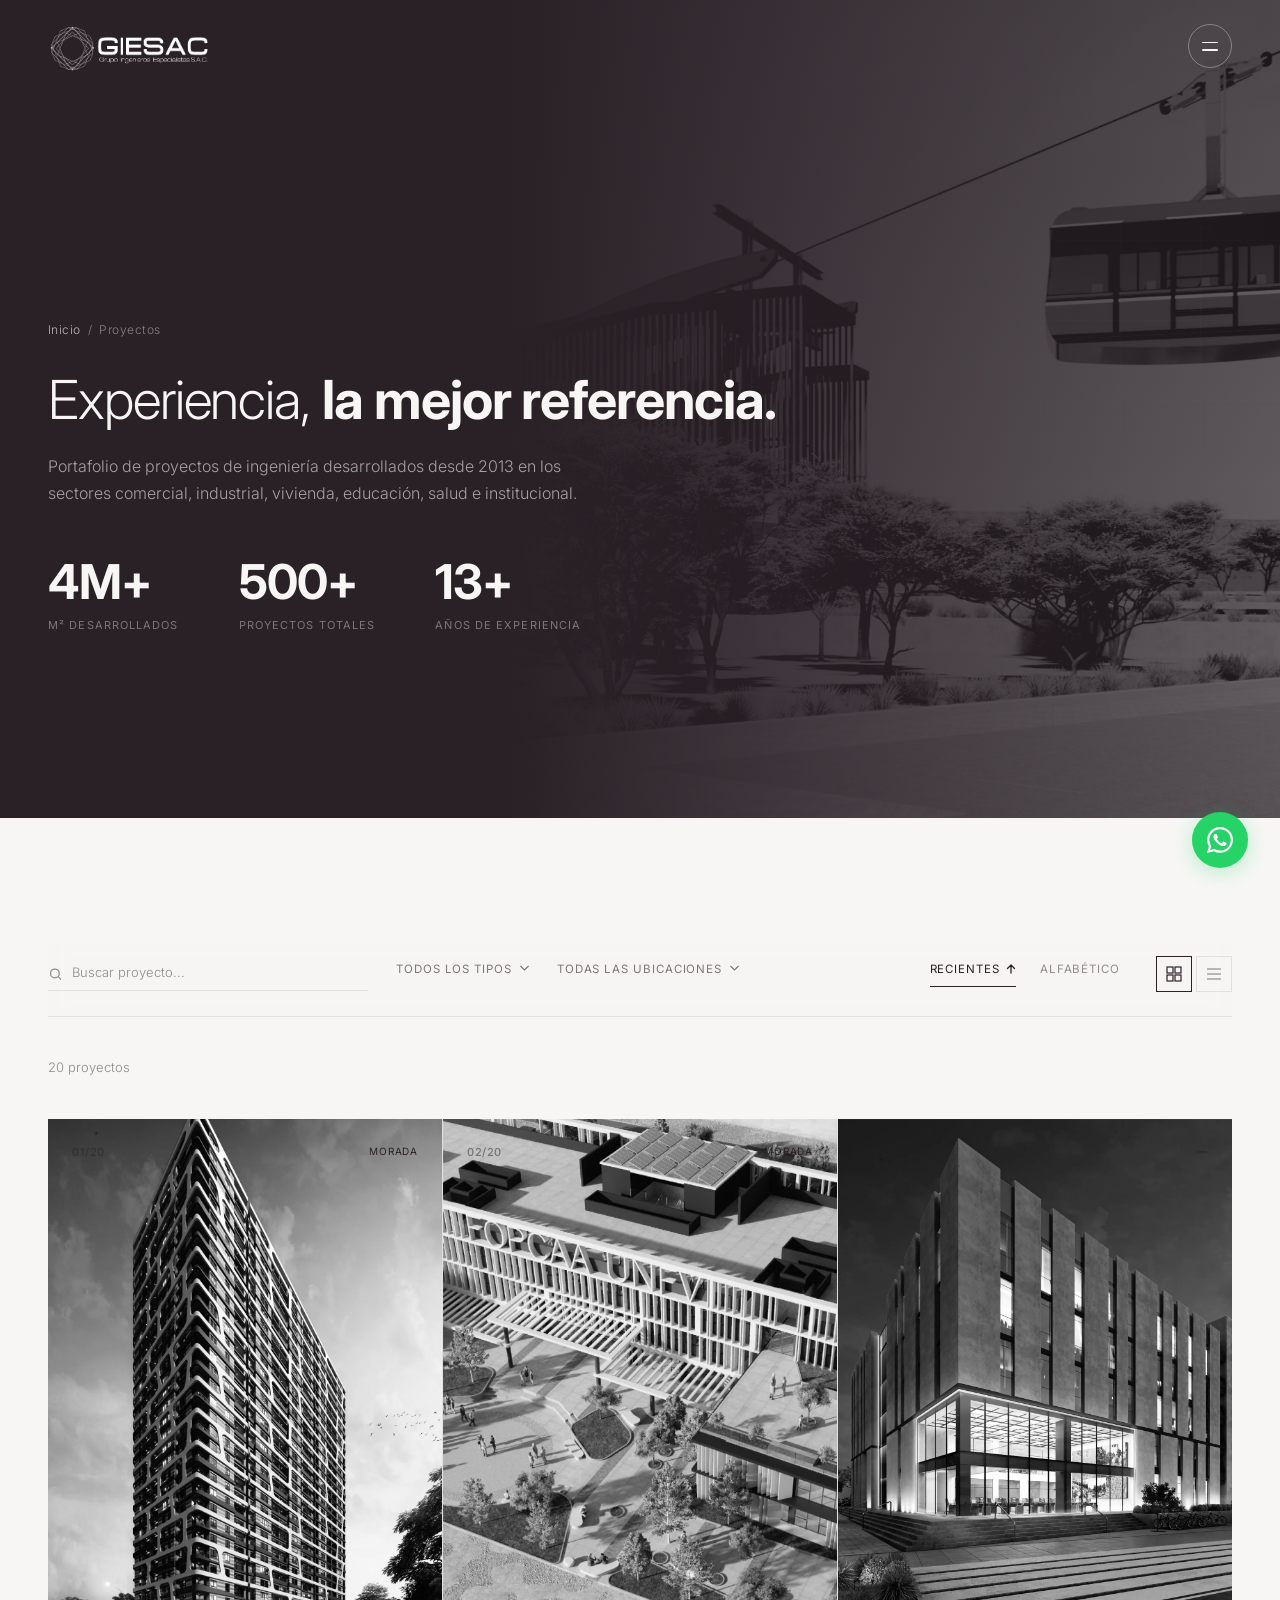
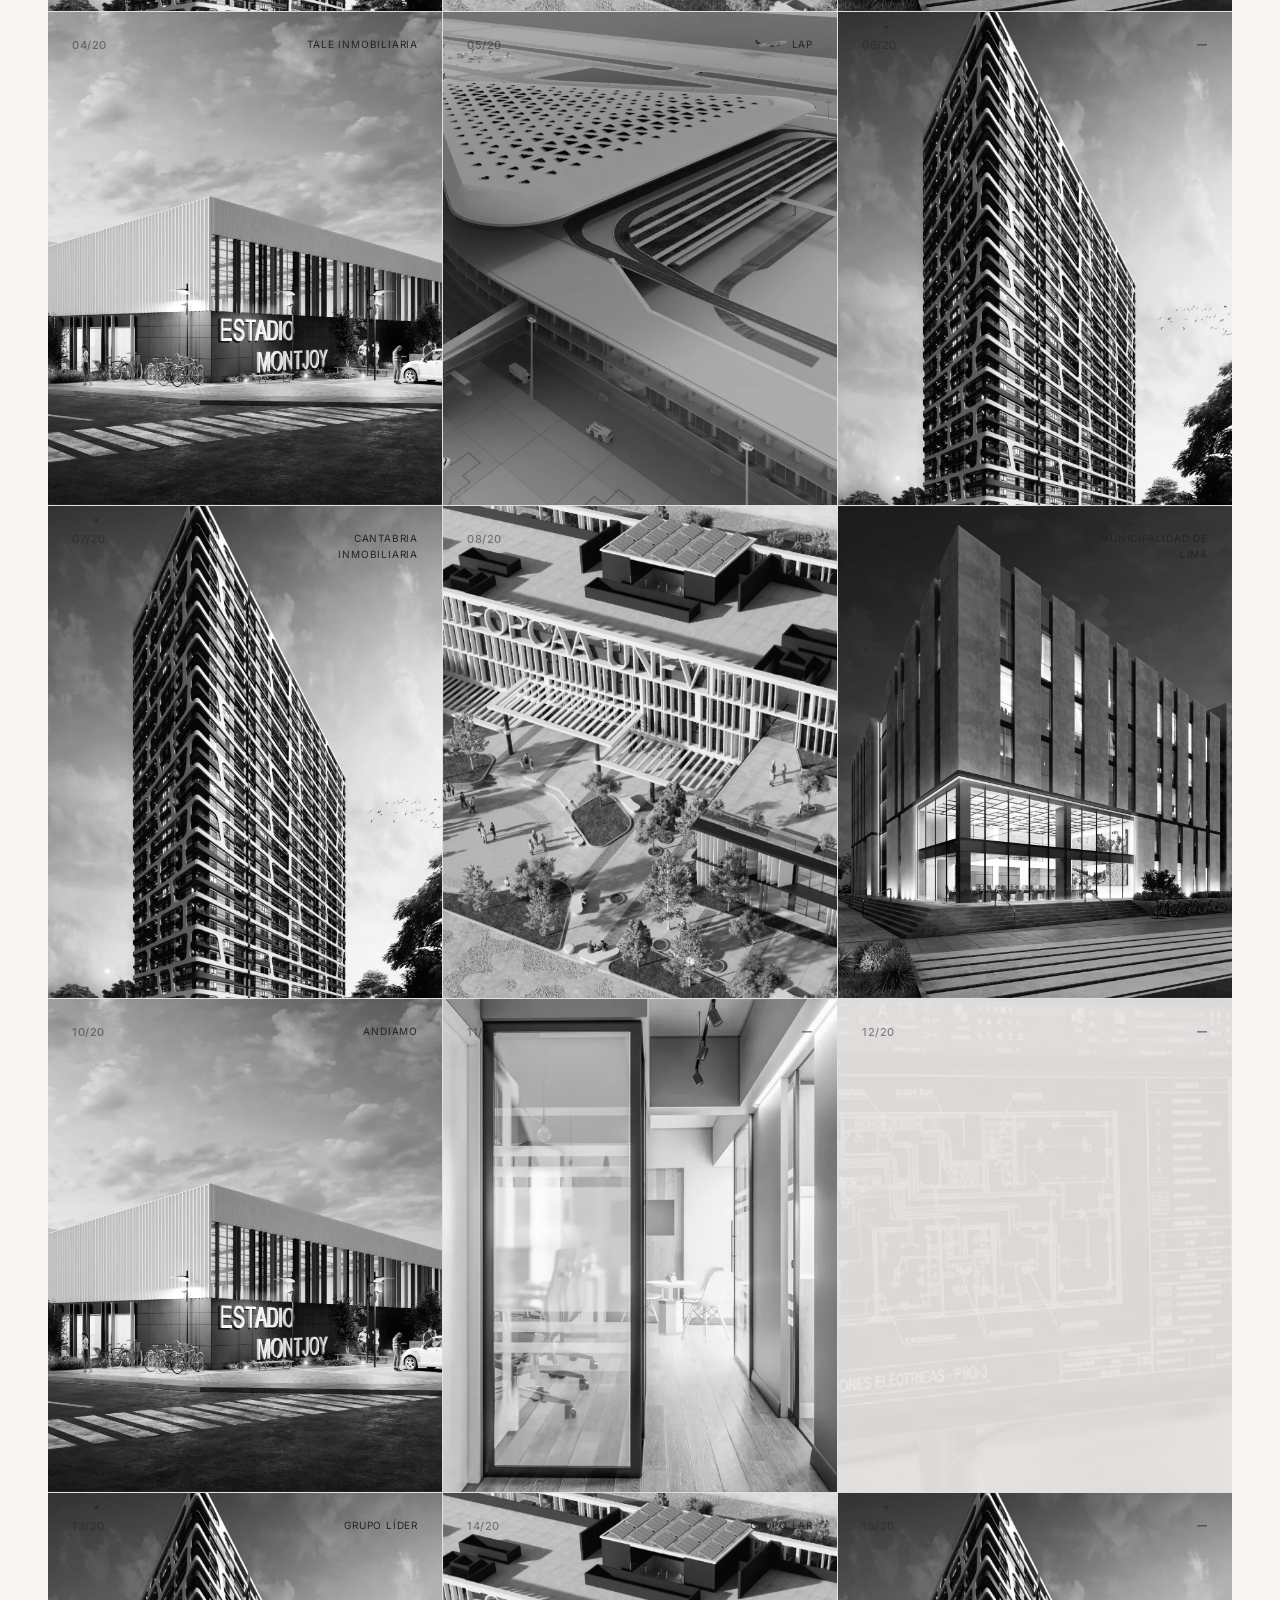
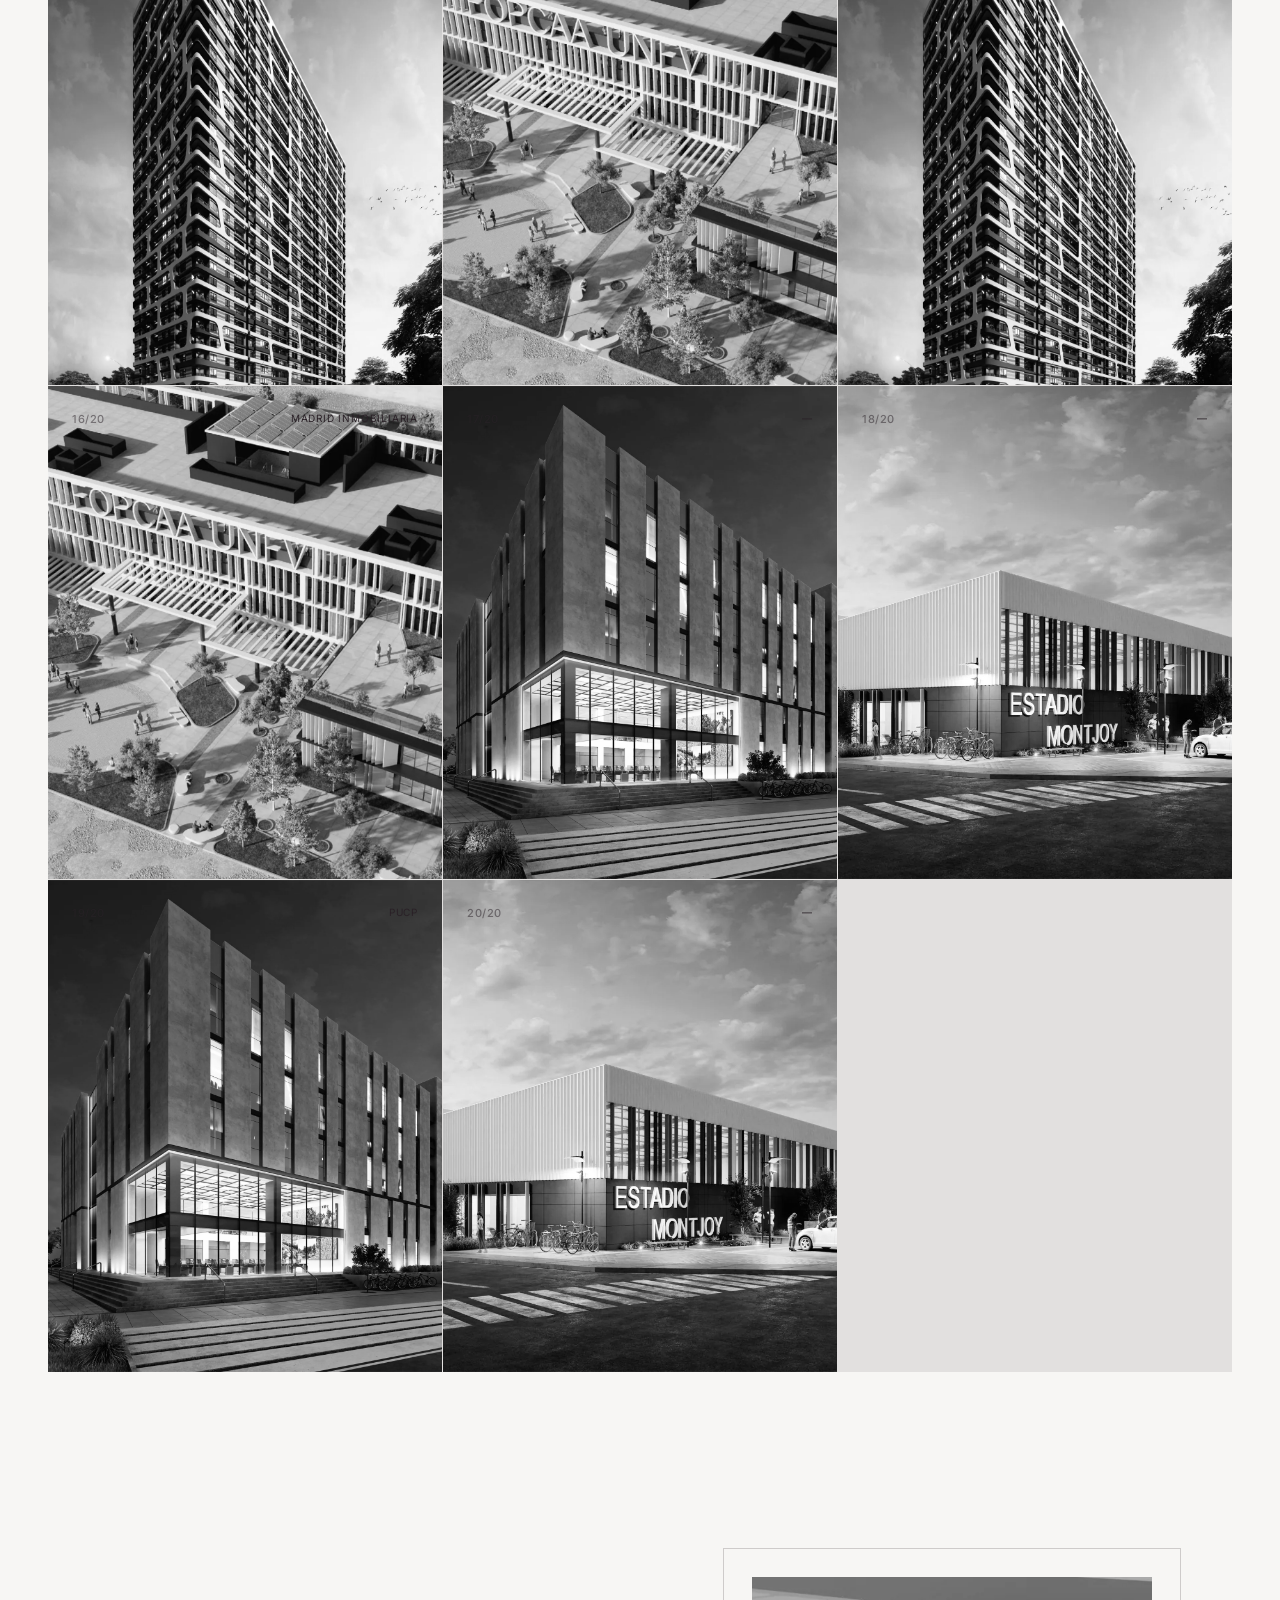
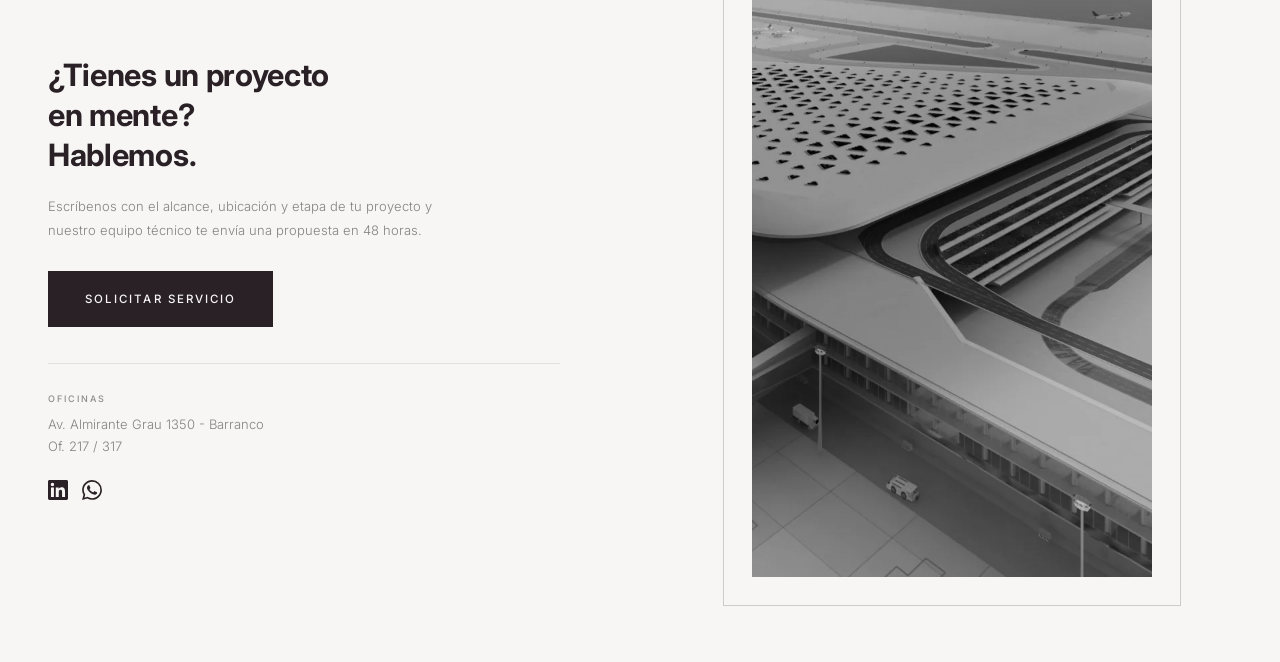
<file: proyectos.html>
<!DOCTYPE html>
<html lang="es">

<head>
  <meta charset="UTF-8">
  <meta name="viewport" content="width=device-width, initial-scale=1.0">
  <title>Proyectos — GIESAC | Portafolio de +500 Proyectos de Ingeniería</title>
  <meta name="description"
    content="Portafolio de GIESAC: +500 proyectos de ingeniería en vivienda, comercial, institucional, industrial y más. +4 millones de m² desarrollados desde 2013.">
  <meta name="author" content="GIESAC">
  <link rel="canonical" href="https://giesac.com.pe/proyectos.html">
  <link rel="preconnect" href="https://fonts.googleapis.com">
  <link rel="preconnect" href="https://fonts.gstatic.com" crossorigin>
  <link rel="preconnect" href="https://images.unsplash.com">
  <link rel="preload" as="style" href="styles.css">
  <link rel="stylesheet" href="styles.css">
  <meta property="og:type" content="website">
  <meta property="og:title" content="Proyectos — GIESAC | Portafolio de +500 Proyectos">
  <meta property="og:description"
    content="+500 proyectos de ingeniería en vivienda, comercial, institucional, industrial y más. +4 millones de m² desarrollados.">
  <meta property="og:url" content="https://giesac.com.pe/proyectos.html">
  <meta property="og:site_name" content="GIESAC">
  <meta property="og:locale" content="es_PE">
  <meta property="og:image" content="https://giesac.com.pe/images/logo-negro.png">
  <meta property="og:image:width" content="1200">
  <meta property="og:image:height" content="630">
  <meta name="twitter:card" content="summary_large_image">
  <meta name="twitter:title" content="Proyectos — GIESAC | Portafolio de +500 Proyectos">
  <meta name="twitter:description" content="+500 proyectos de ingeniería, +4 millones de m² desarrollados desde 2013.">
  <meta name="twitter:image" content="https://giesac.com.pe/images/logo-negro.png">
  <link rel="icon" type="image/png" href="images/logo-negro.png">
  <meta name="theme-color" content="#3B3135">
  <script type="application/ld+json">
{
  "@context": "https://schema.org",
  "@type": "Organization",
  "name": "GIESAC — Grupo Ingenieros Especialistas S.A.C.",
  "url": "https://giesac.com.pe",
  "logo": "https://giesac.com.pe/images/logo-negro.png",
  "description": "Especialistas en diseño de instalaciones, coordinación BIM y optimización de proyectos de ingeniería.",
  "address": {
    "@type": "PostalAddress",
    "streetAddress": "Av. Almirante Grau 1380, Of. 217-317, Edificio Connect",
    "addressLocality": "Barranco",
    "addressRegion": "Lima",
    "addressCountry": "PE"
  }
}
</script>
  <script type="application/ld+json">
{
  "@context": "https://schema.org",
  "@type": "BreadcrumbList",
  "itemListElement": [
    {"@type": "ListItem", "position": 1, "name": "Inicio", "item": "https://giesac.com.pe/"},
    {"@type": "ListItem", "position": 2, "name": "Proyectos", "item": "https://giesac.com.pe/proyectos.html"}
  ]
}
</script>
</head>

<body>
  <a href="#main-content" class="skip-link">Ir al contenido principal</a>

  <header id="mainHeader" class="header--over-dark">
    <nav class="nav-minimal">
      <a href="index.html" class="brand" aria-label="GIESAC — Inicio">
        <img src="images/logo-blanco.png" alt="GIESAC" class="nav-logo nav-logo--light" width="120" height="30"
          loading="eager" fetchpriority="high" decoding="async">
        <img src="images/logo-negro.png" alt="GIESAC" class="nav-logo nav-logo--dark" width="120" height="30"
          loading="eager" decoding="async">
      </a>
      <button class="menu-btn" id="menuBtn" aria-label="Abrir menú" aria-expanded="false" aria-controls="siteOverlay">
        <span class="menu-btn__bar"></span>
        <span class="menu-btn__bar"></span>
      </button>
    </nav>
  </header>

  <!-- Fullscreen overlay menu -->
  <div class="site-overlay" id="siteOverlay" role="dialog" aria-modal="true" aria-hidden="true"
    aria-label="Menú de navegación">
    <div class="site-overlay__inner">
      <a href="index.html" class="site-overlay__brand" aria-label="GIESAC — Inicio">
        <img src="images/logo-blanco.png" alt="GIESAC" width="110" height="28" loading="lazy" decoding="async">
      </a>
      <nav class="site-overlay__nav" aria-label="Navegación principal">
        <a href="index.html" class="site-overlay__link">
          <span class="site-overlay__num">01</span>
          <span class="site-overlay__text">Inicio</span>
        </a>
        <a href="nosotros.html" class="site-overlay__link">
          <span class="site-overlay__num">02</span>
          <span class="site-overlay__text">Nosotros</span>
        </a>
        <a href="proyectos.html" class="site-overlay__link active" aria-current="page">
          <span class="site-overlay__num">03</span>
          <span class="site-overlay__text">Proyectos</span>
        </a>
        <a href="contacto.html" class="site-overlay__link">
          <span class="site-overlay__num">04</span>
          <span class="site-overlay__text">Contacto</span>
        </a>
      </nav>
      <div class="site-overlay__footer">
        <a href="contacto.html" class="site-overlay__cta">Contáctanos</a>
        <span class="site-overlay__address">Av. Almirante Grau 1350 — Barranco · Of. 217 / 317</span>
      </div>
    </div>
  </div>

  <main id="main-content">
    <section class="page-hero" aria-label="Proyectos" data-theme="dark">
      <div class="page-hero__image" aria-hidden="true">
        <img src="images/proyectos.webp" alt="" width="1262" height="793" loading="eager" fetchpriority="high"
          decoding="async">
      </div>
      <div class="page-hero__overlay" aria-hidden="true"></div>
      <div class="wrap">
        <p class="breadcrumb fade"><a href="index.html" class="link-u">Inicio</a> &nbsp;/&nbsp; Proyectos</p>
        <h1 class="fade fade-delay-1">Experiencia, <strong>la mejor referencia.</strong></h1>
        <p class="sub fade fade-delay-2">Portafolio de proyectos de ingeniería desarrollados desde 2013 en los sectores
          comercial, industrial, vivienda, educación, salud e institucional.</p>
        <div class="stat-row fade fade-delay-3">
          <div>
            <div class="n">4M+</div>
            <div class="l">m² desarrollados</div>
          </div>
          <div>
            <div class="n">500+</div>
            <div class="l">Proyectos totales</div>
          </div>
          <div>
            <div class="n">13+</div>
            <div class="l">Años de experiencia</div>
          </div>
        </div>
      </div>
    </section>

  <section>
    <div class="wrap">
      <div class="proy-toolbar fade" id="toolbar">
        <div class="proy-search">
          <svg viewBox="0 0 24 24" fill="none" stroke="currentColor" stroke-width="2" aria-hidden="true">
            <circle cx="11" cy="11" r="7" />
            <line x1="21" y1="21" x2="16.65" y2="16.65" />
          </svg>
          <input type="text" id="proySearch" placeholder="Buscar proyecto..." aria-label="Buscar proyecto">
        </div>

        <div class="proy-filters">
          <div class="proy-filter" id="filterTipo" data-filter="tipo">
            <button class="proy-filter__toggle" type="button" aria-expanded="false" aria-haspopup="listbox">
              <span class="proy-filter__label">Todos los tipos</span>
              <svg viewBox="0 0 12 8" fill="none" aria-hidden="true">
                <path d="M1 1L6 6L11 1" stroke="currentColor" stroke-width="1.5" stroke-linecap="round" />
              </svg>
            </button>
            <div class="proy-filter__menu" role="listbox"></div>
          </div>

          <div class="proy-filter" id="filterUbicacion" data-filter="ubicacion">
            <button class="proy-filter__toggle" type="button" aria-expanded="false" aria-haspopup="listbox">
              <span class="proy-filter__label">Todas las ubicaciones</span>
              <svg viewBox="0 0 12 8" fill="none" aria-hidden="true">
                <path d="M1 1L6 6L11 1" stroke="currentColor" stroke-width="1.5" stroke-linecap="round" />
              </svg>
            </button>
            <div class="proy-filter__menu" role="listbox"></div>
          </div>
        </div>

        <div class="proy-orderby">
          <button class="proy-orderby__btn active" type="button" data-order="recientes">
            Recientes
            <svg viewBox="0 0 10 10" fill="none" aria-hidden="true">
              <path d="M5 9V1M5 1L1.5 4.5M5 1L8.5 4.5" stroke="currentColor" stroke-width="1.3"
                stroke-linecap="round" stroke-linejoin="round" />
            </svg>
          </button>
          <button class="proy-orderby__btn" type="button" data-order="alfabetico">Alfabético</button>
        </div>

        <div class="proy-view" role="group" aria-label="Tipo de visualización">
          <button class="proy-view__btn active" type="button" data-view="grid" aria-label="Vista en grilla"
            aria-pressed="true">
            <svg viewBox="0 0 16 16" aria-hidden="true">
              <rect x="1" y="1" width="6" height="6" fill="none" stroke="currentColor" stroke-width="1.2" />
              <rect x="9" y="1" width="6" height="6" fill="none" stroke="currentColor" stroke-width="1.2" />
              <rect x="1" y="9" width="6" height="6" fill="none" stroke="currentColor" stroke-width="1.2" />
              <rect x="9" y="9" width="6" height="6" fill="none" stroke="currentColor" stroke-width="1.2" />
            </svg>
          </button>
          <button class="proy-view__btn" type="button" data-view="list" aria-label="Vista en listado"
            aria-pressed="false">
            <svg viewBox="0 0 16 16" aria-hidden="true">
              <line x1="1" y1="3" x2="15" y2="3" stroke="currentColor" stroke-width="1.2" />
              <line x1="1" y1="8" x2="15" y2="8" stroke="currentColor" stroke-width="1.2" />
              <line x1="1" y1="13" x2="15" y2="13" stroke="currentColor" stroke-width="1.2" />
            </svg>
          </button>
        </div>
      </div>

      <p class="contador fade" id="contador"></p>
      <div class="proyectos-grid fade" id="grid"></div>
    </div>
  </section>

  <!-- ==================== CTA / CONTACTO ==================== -->
  <section class="cta-section">
    <div class="cta-section__grid">
      <div class="cta-section__left fade">
        <h2><strong>¿Tienes un proyecto<br>en mente?<br>Hablemos.</strong></h2>
        <p>Escríbenos con el alcance, ubicación y etapa de tu proyecto y nuestro equipo técnico te envía una
          propuesta en 48 horas.</p>
        <a href="https://wa.me/51999999999?text=Hola%20GIESAC%2C%20deseo%20solicitar%20una%20cotizaci%C3%B3n%20para%20un%20proyecto."
          class="btn btn--filled" target="_blank" rel="noopener noreferrer">Solicitar servicio</a>
        <div class="cta-section__datos">
          <span class="cta-section__dato-label">OFICINAS</span>
          <span class="cta-section__dato-val">Av. Almirante Grau 1350 - Barranco<br>Of. 217 / 317</span>
          <div class="cta-section__social">
            <a href="#" class="cta-section__social-link" aria-label="LinkedIn GIESAC">
              <svg width="20" height="20" viewBox="0 0 24 24" fill="currentColor" aria-hidden="true"
                focusable="false">
                <path
                  d="M20.447 20.452h-3.554v-5.569c0-1.328-.027-3.037-1.852-3.037-1.853 0-2.136 1.445-2.136 2.939v5.667H9.351V9h3.414v1.561h.046c.477-.9 1.637-1.85 3.37-1.85 3.601 0 4.267 2.37 4.267 5.455v6.286zM5.337 7.433a2.062 2.062 0 0 1-2.063-2.065 2.064 2.064 0 1 1 2.063 2.065zm1.782 13.019H3.555V9h3.564v11.452zM22.225 0H1.771C.792 0 0 .774 0 1.729v20.542C0 23.227.792 24 1.771 24h20.451C23.2 24 24 23.227 24 22.271V1.729C24 .774 23.2 0 22.222 0h.003z" />
              </svg>
            </a>
            <a href="https://wa.me/51999999999" class="cta-section__social-link" aria-label="WhatsApp GIESAC"
              target="_blank" rel="noopener noreferrer">
              <svg width="20" height="20" viewBox="0 0 24 24" fill="currentColor" aria-hidden="true"
                focusable="false">
                <path
                  d="M17.472 14.382c-.297-.149-1.758-.867-2.03-.967-.273-.099-.471-.148-.67.15-.197.297-.767.966-.94 1.164-.173.199-.347.223-.644.075-.297-.15-1.255-.463-2.39-1.475-.883-.788-1.48-1.761-1.653-2.059-.173-.297-.018-.458.13-.606.134-.133.298-.347.446-.52.149-.174.198-.298.298-.497.099-.198.05-.371-.025-.52-.075-.149-.669-1.612-.916-2.207-.242-.579-.487-.5-.669-.51-.173-.008-.371-.01-.57-.01-.198 0-.52.074-.792.372-.272.297-1.04 1.016-1.04 2.479 0 1.462 1.065 2.875 1.213 3.074.149.198 2.096 3.2 5.077 4.487.709.306 1.262.489 1.694.625.712.227 1.36.195 1.871.118.571-.085 1.758-.719 2.006-1.413.248-.694.248-1.289.173-1.413-.074-.124-.272-.198-.57-.347m-5.421 7.403h-.004a9.87 9.87 0 0 1-5.031-1.378l-.361-.214-3.741.982.998-3.648-.235-.374a9.86 9.86 0 0 1-1.51-5.26c.001-5.45 4.436-9.884 9.888-9.884 2.64 0 5.122 1.03 6.988 2.898a9.825 9.825 0 0 1 2.893 6.994c-.003 5.45-4.437 9.884-9.885 9.884m8.413-18.297A11.815 11.815 0 0 0 12.05 0C5.495 0 .16 5.335.157 11.892c0 2.096.547 4.142 1.588 5.945L.057 24l6.305-1.654a11.882 11.882 0 0 0 5.683 1.448h.005c6.554 0 11.89-5.335 11.893-11.893a11.821 11.821 0 0 0-3.48-8.413z" />
              </svg>
            </a>
          </div>
        </div>
      </div>
      <div class="cta-section__right fade fade-delay-2">
        <div class="cta-section__frame">
          <img src="images/nuevo-jorge-chavez.webp" alt="Proyecto Aeropuerto Jorge Chávez — GIESAC"
            class="cta-section__img" width="700" height="900" loading="lazy" decoding="async">
        </div>
      </div>
    </div>
  </section>
  </main>


  <a href="https://wa.me/51999999999?text=Hola%20GIESAC%2C%20deseo%20solicitar%20una%20cotizaci%C3%B3n%2Frevisi%C3%B3n%20para%20un%20proyecto%20de%20ingenier%C3%ADa."
    class="whatsapp-float" target="_blank" rel="noopener" aria-label="WhatsApp">
    <svg viewBox="0 0 24 24" aria-hidden="true">
      <path
        d="M17.472 14.382c-.297-.149-1.758-.867-2.03-.967-.273-.099-.471-.148-.67.15-.197.297-.767.966-.94 1.164-.173.199-.347.223-.644.075-.297-.15-1.255-.463-2.39-1.475-.883-.788-1.48-1.761-1.653-2.059-.173-.297-.018-.458.13-.606.134-.133.298-.347.446-.52.149-.174.198-.298.298-.497.099-.198.05-.371-.025-.52-.075-.149-.669-1.612-.916-2.207-.242-.579-.487-.5-.669-.51-.173-.008-.371-.01-.57-.01-.198 0-.52.074-.792.372-.272.297-1.04 1.016-1.04 2.479 0 1.462 1.065 2.875 1.213 3.074.149.198 2.096 3.2 5.077 4.487.709.306 1.262.489 1.694.625.712.227 1.36.195 1.871.118.571-.085 1.758-.719 2.006-1.413.248-.694.248-1.289.173-1.413-.074-.124-.272-.198-.57-.347m-5.421 7.403h-.004a9.87 9.87 0 01-5.031-1.378l-.361-.214-3.741.982.998-3.648-.235-.374a9.86 9.86 0 01-1.51-5.26c.001-5.45 4.436-9.884 9.888-9.884 2.64 0 5.122 1.03 6.988 2.898a9.825 9.825 0 012.893 6.994c-.003 5.45-4.437 9.884-9.885 9.884m8.413-18.297A11.815 11.815 0 0012.05 0C5.495 0 .16 5.335.157 11.892c0 2.096.547 4.142 1.588 5.945L.057 24l6.305-1.654a11.882 11.882 0 005.683 1.448h.005c6.554 0 11.89-5.335 11.893-11.893a11.821 11.821 0 00-3.48-8.413z" />
    </svg>
  </a>

  <script src="js/main.js"></script>
  <script src="js/proyectos-data.js"></script>
  <script src="js/proyecto-modal.js"></script>
  <script src="js/proyectos.js"></script>

</body>

</html>
</file>
<file: styles.css>
/* ============================================================
   GIESAC — Grupo Ingenieros Especialistas S.A.C.
   Desarrollado por: Franco Caballero — hansgianfranco@gmail.com
   ============================================================ */

@import url('https://fonts.googleapis.com/css2?family=Inter:wght@300;400;500;600&display=swap');

:root {
  --bg1: #F7F6F4;
  --bg2: #EDECEA;
  --bg3: #E4E4E4;
  --bg4: #CACACA;
  --bg5: #3A3238;
  --ink: #2A2127;
  --dark: #1A1619;
  --ink-92: rgba(42, 33, 39, 0.92);
  --ink-80: rgba(42, 33, 39, 0.80);
  --ink-75: rgba(42, 33, 39, 0.75);
  --ink-60: rgba(42, 33, 39, 0.60);
  --ink-55: rgba(42, 33, 39, 0.55);
  --ink-40: rgba(42, 33, 39, 0.50);
  --ink-20: rgba(42, 33, 39, 0.20);
  --ink-10: rgba(42, 33, 39, 0.10);
  --ink-06: rgba(42, 33, 39, 0.06);
  --accent: #3D9EA6;
  --accent-warm: #C8A96E;
  --accent-invert: rgba(42, 33, 39, 0.60);
  --white-90: rgba(247, 246, 244, 0.90);
  --white-85: rgba(247, 246, 244, 0.85);
  --white-80: rgba(247, 246, 244, 0.80);
  --white-75: rgba(247, 246, 244, 0.75);
  --white-70: rgba(247, 246, 244, 0.70);
  --white-65: rgba(247, 246, 244, 0.65);
  --white-60: rgba(247, 246, 244, 0.60);
  --white-55: rgba(247, 246, 244, 0.55);
  --white-50: rgba(247, 246, 244, 0.50);
  --white-45: rgba(247, 246, 244, 0.45);
  --white-40: rgba(247, 246, 244, 0.40);
  --white-35: rgba(247, 246, 244, 0.35);
  --white-30: rgba(247, 246, 244, 0.30);
  --white-25: rgba(247, 246, 244, 0.25);
  --white-20: rgba(247, 246, 244, 0.20);
  --white-15: rgba(247, 246, 244, 0.15);
  --white-12: rgba(247, 246, 244, 0.12);
  --white-10: rgba(247, 246, 244, 0.10);
  --white-06: rgba(247, 246, 244, 0.06);
  --whatsapp: #25D366;
  --whatsapp-glow: rgba(37, 211, 102, 0.30);
  --whatsapp-glow-hover: rgba(37, 211, 102, 0.40);
  --font: 'Inter', sans-serif;
  --ease-out: cubic-bezier(0.16, 1, 0.3, 1);
  --ease-smooth: cubic-bezier(0.4, 0, 0.2, 1);
}

* {
  margin: 0;
  padding: 0;
  box-sizing: border-box;
}

html {
  scroll-behavior: smooth;
  font-size: 16px;
}

body {
  background: var(--bg1);
  color: var(--ink);
  font-family: var(--font);
  font-weight: 300;
  line-height: 1.65;
  overflow-x: hidden;
  -webkit-font-smoothing: antialiased;
  -moz-osx-font-smoothing: grayscale;
}

/* Bloquear scroll cuando el overlay está abierto */
body.overlay-open {
  overflow: hidden;
}

::selection {
  background: var(--ink);
  color: var(--bg1);
}

img {
  max-width: 100%;
  display: block;
}

a {
  color: inherit;
  text-decoration: none;
}

/* ---- Skip Link ---- */
.skip-link {
  position: absolute;
  top: -100%;
  left: 16px;
  z-index: 10000;
  padding: 12px 24px;
  background: var(--ink);
  color: var(--bg1);
  font-size: 14px;
  font-weight: 500;
  transition: top 0.3s ease;
}

.skip-link:focus {
  top: 16px;
}

/* ---- Focus Visible ---- */
a:focus-visible,
button:focus-visible,
input:focus-visible,
select:focus-visible,
textarea:focus-visible {
  outline: 2px solid var(--accent);
  outline-offset: 2px;
}

/* ---- Reduced Motion ---- */
@media (prefers-reduced-motion: reduce) {

  *,
  *::before,
  *::after {
    animation-duration: 0.01ms !important;
    animation-iteration-count: 1 !important;
    transition-duration: 0.01ms !important;
  }

  .fade {
    opacity: 1;
    transform: none;
  }

  .carousel-track {
    animation: none;
  }
}

/* ---- Layout ---- */
.wrap {
  max-width: 1320px;
  margin: 0 auto;
  padding: 0 48px;
}

@media (max-width: 768px) {
  .wrap {
    padding: 0 30px;
  }
}

/* ---- Tipografía ---- */
.eyebrow {
  font-size: 11px;
  letter-spacing: 0.28em;
  text-transform: uppercase;
  color: var(--ink-60);
  font-weight: 400;
  margin-bottom: 24px;
  display: block;
}

h1 {
  font-family: var(--font);
  font-size: clamp(36px, 5.2vw, 72px);
  font-weight: 900;
  letter-spacing: -0.02em;
  line-height: 1.08;
}

h2 {
  font-family: var(--font);
  font-size: clamp(26px, 3vw, 46px);
  font-weight: 700;
  letter-spacing: -0.01em;
  line-height: 1.12;
}

h3 {
  font-size: clamp(18px, 1.8vw, 26px);
  font-weight: 600;
  letter-spacing: -0.01em;
  line-height: 1.25;
}

h4 {
  font-size: 18px;
  font-weight: 700;
  letter-spacing: -0.01em;
  line-height: 1.3;
}

p.lead {
  font-size: clamp(15px, 1.4vw, 18px);
  color: var(--ink-60);
  font-weight: 300;
  line-height: 1.7;
  max-width: 560px;
}

p.body {
  font-size: 15px;
  color: var(--ink-60);
  font-weight: 300;
  line-height: 1.8;
}

/* ---- Botones ---- */
.btn {
  display: inline-flex;
  align-items: center;
  gap: 10px;
  font-size: 11.5px;
  letter-spacing: 0.18em;
  text-transform: uppercase;
  font-weight: 500;
  padding: 18px 36px;
  border: 1px solid var(--ink);
  background: transparent;
  color: var(--ink);
  cursor: pointer;
  transition: all 0.5s var(--ease-out);
  position: relative;
  overflow: hidden;
}

.btn::before {
  content: '';
  position: absolute;
  inset: 0;
  background: var(--ink);
  transform: translateY(100%);
  transition: transform 0.5s var(--ease-out);
  z-index: -1;
}

.btn:hover {
  color: var(--bg1);
  border-color: var(--ink);
}

.btn:hover::before {
  transform: translateY(0);
}

.btn.light {
  border-color: var(--white-50);
  color: var(--bg1);
}

.btn.light::before {
  background: var(--bg1);
}

.btn.light:hover {
  color: var(--ink);
  border-color: var(--bg1);
}

.btn.ghost {
  border-color: var(--ink-20);
}

.btn.ghost:hover {
  border-color: var(--ink);
}

.nav-cta {
  padding: 14px 28px;
  font-size: 11px;
}

.form-submit-full {
  width: 100%;
  justify-content: center;
}

.btn--submitted {
  background: var(--ink);
  color: var(--bg1);
}

.form-feedback {
  font-size: 13px;
  color: var(--accent);
  margin-top: 16px;
  opacity: 0;
  transition: opacity 0.3s ease;
}

.form-feedback.visible {
  opacity: 1;
}

/* ---- Links ---- */
.link-u {
  position: relative;
  padding-bottom: 2px;
}

.link-u::after {
  content: '';
  position: absolute;
  left: 0;
  bottom: 0;
  width: 100%;
  height: 1px;
  background: currentColor;
  transform: scaleX(0);
  transform-origin: right;
  transition: transform 0.5s var(--ease-out);
}

.link-u:hover::after {
  transform: scaleX(1);
  transform-origin: left;
}

/* ---- Header: minimalista logo + botón circular ---- */
header {
  position: absolute;
  top: 0;
  left: 0;
  right: 0;
  z-index: 100;
  transition: background 0.4s var(--ease-smooth), border-color 0.4s var(--ease-smooth);
}

/* Nav bar: logo izquierda, botón derecha */
.nav-minimal {
  display: flex;
  align-items: center;
  justify-content: space-between;
  padding: 24px 48px;
  max-width: 1440px;
  margin: 0 auto;
}

/* Scrolled: sin fondo, solo logo y botón */
header.scrolled {
  background: transparent;
  backdrop-filter: none;
  -webkit-backdrop-filter: none;
  border-bottom: none;
  box-shadow: none;
}

/* Brand / logo */
.brand {
  display: flex;
  align-items: center;
}

/* Utility: JS usa esta clase para hacer elementFromPoint() a través del botón */
.pointer-events-none {
  pointer-events: none !important;
}

/* Botón circular de menú — fijo, sigue la pantalla */
.menu-btn {
  position: fixed;
  top: 24px;
  right: 48px;
  width: 44px;
  height: 44px;
  border-radius: 50%;
  border: 1px solid var(--ink-20);
  background: transparent;
  cursor: pointer;
  display: flex;
  flex-direction: column;
  align-items: center;
  justify-content: center;
  gap: 6px;
  transition: border-color 0.3s ease, background 0.3s ease;
  padding: 0;
  flex-shrink: 0;
}

.menu-btn:hover {
  border-color: var(--ink-60);
  background: rgba(59, 49, 53, 0.05);
}

.menu-btn__bar {
  display: block;
  width: 16px;
  height: 1.5px;
  background: var(--ink);
  border-radius: 2px;
  transition: background 0.3s ease, transform 0.4s var(--ease-out), opacity 0.3s ease;
  transform-origin: center;
}

/* Estado abierto: las barras forman una X */
.menu-btn.is-open .menu-btn__bar:first-child {
  transform: translateY(3.75px) rotate(45deg);
}

.menu-btn.is-open .menu-btn__bar:last-child {
  transform: translateY(-3.75px) rotate(-45deg);
}

/* Menú abierto: siempre blanco, el overlay siempre tiene fondo oscuro */
body.overlay-open .menu-btn.is-open {
  border-color: var(--white-35);
}

body.overlay-open .menu-btn.is-open:hover {
  border-color: var(--white-70);
  background: rgba(255, 255, 255, 0.08);
}

body.overlay-open .menu-btn.is-open .menu-btn__bar {
  background: var(--bg1);
}

/* Header por encima del overlay para que el botón X quede visible y clickeable */
body.overlay-open header {
  z-index: 1000;
}

/* Evitar doble logo: ocultar el del header cuando el overlay está abierto */
body.overlay-open .brand {
  opacity: 0;
  visibility: hidden;
}


/* Scrolled: botón oscuro */
header.scrolled .menu-btn {
  border-color: var(--ink-20);
}

header.scrolled .menu-btn:hover {
  border-color: var(--ink-60);
  background: rgba(59, 49, 53, 0.05);
}

header.scrolled .menu-btn__bar {
  background: var(--ink);
}

/* Override: scrolled pero sobre sección oscura → mantener blanco */
header.scrolled.header--over-dark .menu-btn {
  border-color: var(--white-35);
}

header.scrolled.header--over-dark .menu-btn:hover {
  border-color: var(--white-70);
  background: rgba(255, 255, 255, 0.08);
}

header.scrolled.header--over-dark .menu-btn__bar {
  background: var(--bg1);
}


/* ---- Logo ---- */
.nav-logo {
  height: 48px;
  width: auto;
  object-fit: contain;
}

.footer-logo {
  height: 60px;
  width: auto;
  object-fit: contain;
  margin-bottom: 16px;
}

/* ---- Fade In ---- */
.fade {
  opacity: 0;
  transform: translateY(30px);
  transition: opacity 1s var(--ease-out), transform 1s var(--ease-out);
}

.fade.visible {
  opacity: 1;
  transform: translateY(0);
}

.fade-delay-1 {
  transition-delay: 0.1s;
}

.fade-delay-2 {
  transition-delay: 0.2s;
}

.fade-delay-3 {
  transition-delay: 0.3s;
}

.fade-delay-4 {
  transition-delay: 0.4s;
}

/* ---- WhatsApp Float ---- */
.whatsapp-float {
  position: fixed;
  bottom: 32px;
  right: 32px;
  z-index: 999;
  width: 56px;
  height: 56px;
  background: var(--whatsapp);
  border-radius: 50%;
  display: flex;
  align-items: center;
  justify-content: center;
  box-shadow: 0 4px 20px var(--whatsapp-glow);
  transition: all 0.4s var(--ease-out);
  cursor: pointer;
}

.whatsapp-float:hover {
  transform: scale(1.08) translateY(-2px);
  box-shadow: 0 8px 30px var(--whatsapp-glow-hover);
}

.whatsapp-float svg {
  width: 26px;
  height: 26px;
  fill: white;
}

/* ---- Footer ---- */
footer {
  background: var(--ink);
  color: var(--white-45);
  padding: 80px 0 40px;
  font-size: 13px;
  font-weight: 300;
}

.footer-grid {
  display: grid;
  grid-template-columns: 2fr 1fr 1fr 1fr;
  gap: 60px;
  margin-bottom: 80px;
}

.footer-brand svg {
  width: 48px;
  height: 48px;
  margin-bottom: 24px;
}

.footer-brand p {
  color: var(--white-50);
  font-size: 14px;
  line-height: 1.8;
  max-width: 300px;
  margin-top: 16px;
}

.footer-address {
  display: block;
  color: var(--white-45);
  margin-top: 16px;
  font-size: 12px;
}

.footer-col h3 {
  font-size: 11px;
  letter-spacing: 0.2em;
  text-transform: uppercase;
  color: var(--white-70);
  margin-bottom: 24px;
  font-weight: 500;
}

.footer-col a {
  display: block;
  color: var(--white-45);
  margin-bottom: 12px;
  transition: color 0.4s var(--ease-out), transform 0.4s var(--ease-out);
  font-size: 13px;
}

.footer-col a:hover {
  color: var(--bg1);
  transform: translateX(4px);
}

.footer-bottom {
  border-top: 1px solid var(--white-10);
  padding-top: 32px;
  display: flex;
  justify-content: space-between;
  flex-wrap: wrap;
  gap: 16px;
  font-size: 11.5px;
}

@media (max-width: 860px) {
  .footer-grid {
    grid-template-columns: 1fr 1fr;
    gap: 40px;
  }
}

@media (max-width: 560px) {
  .footer-grid {
    grid-template-columns: 1fr;
  }
}

/* ============================================================
   Header — Logo base styles
   ============================================================ */

/* Por defecto: logo negro, barras tinta */
.nav-logo--light {
  display: none;
}

.nav-logo--dark {
  display: block;
}

/* ============================================================
   Dynamic dark-section detection — applied by JS via scroll
   ============================================================ */

/* Smooth crossfade on all header interactive elements */
.menu-btn__bar {
  transition: background 0.3s ease;
}

.menu-btn {
  transition: border-color 0.3s ease, background 0.3s ease;
}

/* === Over a dark section: logo blanco + barras blancas === */
.header--over-dark .nav-logo--light {
  display: block;
}

.header--over-dark .nav-logo--dark {
  display: none;
}

.header--over-dark .menu-btn {
  border-color: var(--white-35);
}

.header--over-dark .menu-btn:hover {
  border-color: var(--white-70);
  background: rgba(255, 255, 255, 0.08);
}

.header--over-dark .menu-btn__bar {
  background: var(--bg1);
}

/* ============================================================
   HOME V2 — Hero (full-bleed blueprint animado)
   ============================================================ */

/* Variables de color del SVG — valores exactos de hero-alumbrado.html */
.hero-v2 {
  --wall-lite: rgba(255, 255, 255, 0.34);
  --wall-dark: rgba(255, 255, 255, 0.62);
  --draw-lite: #C4C1BE;
  --draw-dark: #F4F2F0;
  --hero-grid-line: rgba(255, 255, 255, 0.14);

  position: relative;
  min-height: 100vh;
  background: var(--ink);
  overflow: hidden;
  display: flex;
  align-items: center;
  isolation: isolate;
}

@media (min-width: 1024px) {
  .hero-v2 {
    height: 100vh;
    min-height: 0;
  }
}

/* ---- Fondo SVG animado (blueprint eléctrico) ---- */
.hero-v2__bg {
  position: absolute;
  inset: -6% -6%;
  z-index: 0;
  animation: hero-drift 46s ease-in-out 7.5s infinite alternate;
}

.hero-v2__bg .blueprint-svg {
  width: 100%;
  height: 100%;
  display: block;
}

/* Drift suave del plano de fondo */
@keyframes hero-drift {
  0% {
    transform: scale(1) translate(0, 0);
  }

  100% {
    transform: scale(1.07) translate(-1.2%, -1.4%);
  }
}

/* Animación de reveal diagonal (wipe) */
.hero-v2__bg .wipe-rect {
  animation: wipeGrow 5.3s cubic-bezier(.32, .72, .28, 1) 0.23s both;
}

@keyframes wipeGrow {
  from {
    width: 0px;
  }

  to {
    width: 1800px;
  }
}

/* Líneas del draw-layer que se dibujan con stroke-dashoffset */
@keyframes drawline {
  to {
    stroke-dashoffset: 0;
  }
}

@keyframes fadeinshape {
  to {
    opacity: 1;
  }
}

/* Overlay de legibilidad — gradiente de lectura sobre el plano */
.hero-v2__scrim {
  position: absolute;
  inset: 0;
  z-index: 1;
  background:
    linear-gradient(100deg,
      rgba(42, 33, 39, 0.82) 0%,
      rgba(42, 33, 39, 0.58) 28%,
      rgba(42, 33, 39, 0.24) 54%,
      rgba(42, 33, 39, 0.46) 100%),
    linear-gradient(180deg,
      rgba(42, 33, 39, 0.32) 0%,
      rgba(42, 33, 39, 0.05) 30%,
      rgba(42, 33, 39, 0.12) 70%,
      rgba(42, 33, 39, 0.78) 100%);
  pointer-events: none;
}

/* Grid overlay sutil (efecto técnico / digital) */
.hero-v2__grid {
  position: absolute;
  inset: 0;
  z-index: 2;
  opacity: 0.18;
  background-image:
    linear-gradient(var(--hero-grid-line) 1px, transparent 1px),
    linear-gradient(90deg, var(--hero-grid-line) 1px, transparent 1px);
  background-size: 46px 46px;
  mask-image: radial-gradient(ellipse 70% 60% at 30% 45%, black 0%, transparent 72%);
  -webkit-mask-image: radial-gradient(ellipse 70% 60% at 30% 45%, black 0%, transparent 72%);
  pointer-events: none;
}

/* Dark gradient: full left half solid, fades to transparent right */
.hero-v2__overlay {
  position: absolute;
  inset: 0;
  z-index: 1;
  background: linear-gradient(to right,
      rgba(42, 33, 39, 0.68) 0%,
      rgba(42, 33, 39, 0.42) 32%,
      rgba(42, 33, 39, 0.18) 58%,
      transparent 100%);
  pointer-events: none;
}

/* Text container — vertically centered, aligned left */
.hero-v2__inner {
  position: relative;
  z-index: 5;
  padding: 0 48px;
  /* Removed top/bottom padding for true flex center */
  max-width: 620px;
  /* Constrain width to keep it on the left */
  margin: 0;
  text-align: left;
  width: 100%;
}

.hero-v2__text h1 {
  font-family: var(--font);
  font-size: clamp(24px, 3.2vw, 48px);
  /* Smaller font size */
  font-weight: 300;
  line-height: 1.25;
  letter-spacing: -0.01em;
  color: var(--bg1);
  margin-bottom: 32px;
}

.hero-v2__text h1 strong {
  font-weight: 700;
}

/* Scroll icon */
.hero-v2__scroll {
  position: absolute;
  bottom: 40px;
  left: 50%;
  transform: translateX(-50%);
  display: inline-block;
  color: var(--white-45);
  transition: color 0.3s ease;
  line-height: 0;
  z-index: 5;
  cursor: pointer;
}

.hero-v2__scroll:hover {
  color: var(--bg1);
}

/* Pausa todas las animaciones del blueprint hasta que la página esté lista
   El script en el body agrega la clase .play al <body> via rAF            */
body:not(.play) .hero-v2__bg,
body:not(.play) .hero-v2__bg * {
  animation-play-state: paused !important;
}

@media (max-width: 860px) {
  .hero-v2__inner {
    padding: 120px 24px 56px;
    max-width: 100%;
  }

  .hero-v2__scrim {
    background:
      linear-gradient(180deg,
        rgba(42, 33, 39, 0.55) 0%,
        rgba(42, 33, 39, 0.55) 40%,
        rgba(42, 33, 39, 0.92) 78%,
        rgba(42, 33, 39, 0.97) 100%);
  }

  .hero-v2__overlay {
    background: linear-gradient(to top,
        var(--ink) 0%,
        rgba(42, 33, 39, 0.7) 50%,
        transparent 100%);
  }

  .hero-v2__grid {
    display: none;
  }
}

/* Reduced motion: mostrar el plano estático, sin animaciones */
@media (prefers-reduced-motion: reduce) {
  .hero-v2__bg {
    animation: none !important;
  }

  .hero-v2__bg .wipe-rect {
    width: 1800px !important;
    animation: none !important;
  }

  .hero-v2__bg [class*="draw-layer"] path {
    stroke-dashoffset: 0 !important;
    animation: none !important;
  }
}

/* ============================================================
   HOME V2 — Intro Split (slider Nosotros)
   ============================================================ */

.intro-split {
  position: relative;
  min-height: 400px;
  overflow: hidden;
  background: var(--bg1);
}

.intro-split__bg {
  position: absolute;
  inset: 0;
  z-index: 0;
}

.intro-split__bg img {
  width: 100%;
  height: 100%;
  object-fit: cover;
  object-position: right center;
  filter: grayscale(1) brightness(1.05);
  display: block;
}

.intro-split__inner {
  position: relative;
  z-index: 1;
  max-width: 1320px;
  margin: 0 auto;
  display: flex;
  flex-direction: column;
  justify-content: space-between;
  padding: 56px 48px;
  min-height: 400px;
}

.intro-split__top {
  display: flex;
  align-items: center;
  justify-content: flex-end;
}

.intro-split__counter {
  font-size: 14px;
  color: var(--ink-60);
  letter-spacing: 0.06em;
  font-variant-numeric: tabular-nums;
  font-weight: 400;
}

.intro-split__slider {
  margin: 48px 0 40px;
}

.intro-split__track {
  position: relative;
  min-height: 150px;
}

.intro-split__slide {
  position: absolute;
  top: 0;
  left: 0;
  width: 100%;
  font-size: 26px;
  color: var(--ink-80);
  line-height: 1.8;
  font-weight: 300;
  opacity: 0;
  transform: translateY(12px);
  visibility: hidden;
  transition: opacity 0.5s var(--ease-out), transform 0.5s var(--ease-out), visibility 0.5s;
}

.intro-split__slide strong {
  color: var(--ink);
  font-weight: 600;
}

.intro-split__slide--active {
  position: relative;
  opacity: 1;
  transform: translateY(0);
  visibility: visible;
}

.intro-split__controls {
  display: flex;
  align-items: center;
  justify-content: flex-end;
}

.intro-split__more {
  font-size: 13px;
  color: var(--ink-40);
  letter-spacing: 0.02em;
  padding-bottom: 4px;
  border-bottom: 1px solid var(--ink-20);
  transition: color 0.3s ease, border-color 0.3s ease;
}

.intro-split__more:hover {
  color: var(--ink);
  border-color: var(--ink);
}

.intro-split__arrows {
  display: flex;
  gap: 12px;
}

.intro-split__arrow {
  background: none;
  border: none;
  cursor: pointer;
  padding: 0;
  color: var(--ink-40);
  line-height: 0;
  transition: color 0.3s ease, transform 0.3s ease;
}

.intro-split__arrow:hover {
  color: var(--ink);
}

.intro-split__arrow--next:hover {
  transform: translateX(3px);
}

.intro-split__arrow--prev:hover {
  transform: translateX(-3px);
}

@media (max-width: 768px) {
  .intro-split {
    min-height: 0;
  }

  .intro-split__inner {
    padding: 40px 24px;
    min-height: 0;
  }

  .intro-split__bg img {
    object-position: center;
  }

  .intro-split__slider {
    margin: 32px 0 28px;
  }

  .intro-split__slide {
    font-size: 20px;
  }
}


/* ============================================================
   HOME V2 — Stats Strip
   ============================================================ */

.home-stats-strip {
  background-color: var(--bg2);
  padding: 80px 0;
  border-bottom: 1px solid var(--ink-10);
}

.home-stats-strip__grid {
  display: flex;
  justify-content: space-between;
  align-items: flex-start;
  flex-wrap: wrap;
  gap: 40px;
}

.home-stat {
  display: flex;
  align-items: center;
  gap: 20px;
  color: var(--ink);
}

.home-stat__number {
  font-size: clamp(64px, 6vw, 100px);
  font-weight: 700;
  line-height: 1;
  letter-spacing: -0.03em;
  font-feature-settings: "tnum";
  font-variant-numeric: tabular-nums;
}

.home-stat__content {
  display: flex;
  flex-direction: column;
}

.home-stat__text {
  font-size: 16px;
  font-weight: 600;
  line-height: 1.25;
}

/* Stat 1: Area (m2) */
.home-stat--area .home-stat__top {
  display: flex;
  align-items: flex-end;
  margin-bottom: 4px;
}

.home-stat--area .home-stat__m2-wrap {
  font-size: clamp(28px, 3vw, 42px);
  font-weight: 700;
  line-height: 1;
  position: relative;
  display: inline-flex;
  align-items: flex-end;
  padding-left: 12px;
  padding-bottom: 4px;
}

.home-stat--area .home-stat__axis-icon {
  position: absolute;
  bottom: -4px;
  left: -8px;
  width: 40px;
  height: 40px;
  pointer-events: none;
}

/* Stat 2: Proyectos */
.home-stat--projects {
  flex-direction: row;
  align-items: flex-end;
  gap: 12px;
}

.home-stat--projects .home-stat__number {
  line-height: 0.8;
}

.home-stat--projects .home-stat__text {
  margin-bottom: 6px;
}

/* Stat 3: Años */
.home-stat--years {
  align-items: center;
}

@media (max-width: 900px) {
  .home-stats-strip__grid {
    flex-direction: column;
    align-items: center;
    gap: 60px;
  }
}


/* ============================================================
   HOME V2 — Services Strip (Dark)
   ============================================================ */

.services-strip {
  background: var(--ink);
  padding: 0;
}

.services-strip__inner {
  display: grid;
  grid-template-columns: repeat(3, 1fr);
}

.services-strip__item {
  display: flex;
  flex-direction: column;
  justify-content: center;
  min-height: 260px;
  padding: 40px 48px;
  transition: background 0.35s ease;
}

.services-strip__content {
  display: flex;
  align-items: flex-start;
  gap: 16px;
  text-align: left;
  cursor: pointer;
  list-style: none;
}

.services-strip__content::-webkit-details-marker {
  display: none;
}

.services-strip__item:hover {
  background: var(--white-06);
}

.services-strip__num {
  font-size: 14px;
  font-weight: 400;
  margin-top: 2px;
  color: var(--white-30);
  letter-spacing: 0.05em;
  line-height: 1.5;
  flex-shrink: 0;
  transition: color 0.35s ease;
}

.services-strip__title {
  font-size: 18px;
  color: var(--bg1);
  margin: 0;
  font-weight: 700;
  line-height: 1.5;
  letter-spacing: 0.02em;
  transition: color 0.35s ease;
}

.services-strip__chevron {
  position: relative;
  width: 16px;
  height: 16px;
  margin-left: auto;
  margin-top: 4px;
  flex-shrink: 0;
}

.services-strip__chevron::before,
.services-strip__chevron::after {
  content: '';
  position: absolute;
  background: var(--white-45);
  transition: transform 0.3s ease;
}

.services-strip__chevron::before {
  top: 50%;
  left: 0;
  right: 0;
  height: 1px;
  transform: translateY(-50%);
}

.services-strip__chevron::after {
  left: 50%;
  top: 0;
  bottom: 0;
  width: 1px;
  transform: translateX(-50%);
}

.services-strip__item[open] .services-strip__chevron::after {
  transform: translateX(-50%) scaleY(0);
}

.services-strip__desc {
  max-width: 320px;
  margin-top: 20px;
  font-size: 14px;
  line-height: 1.7;
  color: var(--white-55);
  font-weight: 300;
}

.services-strip__item--featured {
  background: var(--bg5);
}

.services-strip__item--featured:hover {
  background: linear-gradient(var(--white-06), var(--white-06)), var(--bg5);
}

@media (max-width: 768px) {

  .menu-btn {
    right: 24px;
  }

  .services-strip {
    padding: 48px 0;
  }

  .services-strip__inner {
    grid-template-columns: 1fr;
  }

  .services-strip__item {
    min-height: 0;
    padding: 28px 24px;
  }
}

/* ============================================================
   HOME V2 — Projects Carousel
   ============================================================ */

.projects-carousel {
  background: var(--bg1);
  padding: 72px 0 56px;
}

.projects-carousel--dark {
  background: var(--ink);
}

/* Header row: title left, stat right */
.projects-carousel__head {
  display: flex;
  justify-content: space-between;
  align-items: flex-end;
  gap: 32px;
  flex-wrap: wrap;
  margin-bottom: 32px;
}

.projects-carousel__title h2 {
  font-family: var(--font);
  font-size: clamp(20px, 2.5vw, 38px);
  font-weight: 300;
  letter-spacing: -0.01em;
  line-height: 1.25;
  color: var(--ink);
}

.projects-carousel__title h2 strong {
  font-weight: 700;
}

.projects-carousel--dark .projects-carousel__title h2 {
  color: var(--bg1);
}

.projects-carousel__stat {
  text-align: right;
  flex-shrink: 0;
}

.projects-carousel__big {
  display: block;
  font-size: clamp(40px, 5vw, 72px);
  font-weight: 700;
  letter-spacing: -0.04em;
  line-height: 1;
  color: var(--ink);
}

.projects-carousel--dark .projects-carousel__big {
  color: var(--bg1);
}

.projects-carousel__sub {
  display: block;
  font-size: 10px;
  text-transform: uppercase;
  letter-spacing: 0.1em;
  color: var(--ink-40);
  font-weight: 400;
  margin-top: 8px;
  line-height: 1.6;
}

.projects-carousel--dark .projects-carousel__sub {
  color: var(--white-35);
}

/* Wrapper: arrows flanking the stage */
.projects-carousel__wrapper {
  position: relative;
  display: flex;
  align-items: center;
  gap: 0;
}

/* Side arrow buttons — left and right of the stage */
.projects-carousel__side-btn {
  flex-shrink: 0;
  background: none;
  border: none;
  cursor: pointer;
  padding: 0 20px;
  color: var(--ink-30);
  line-height: 0;
  transition: color 0.3s ease, transform 0.3s ease;
  z-index: 2;
}

.projects-carousel__side-btn:hover {
  color: var(--ink);
  transform: scale(1.08);
}

.projects-carousel--dark .projects-carousel__side-btn {
  color: var(--white-30);
}

.projects-carousel--dark .projects-carousel__side-btn:hover {
  color: var(--bg1);
}

/* The scrollable stage */
.projects-carousel__stage {
  flex: 1;
  overflow: hidden;
  border: 1px solid var(--ink-10);
}

.projects-carousel--dark .projects-carousel__stage {
  border-color: var(--white-10);
}

/* Track containing all slides */
.projects-carousel__track {
  position: relative;
  width: 100%;
  overflow: hidden;
  min-height: 420px;
}

/* Split-frame: two images side by side */
.projects-carousel__frame--split {
  display: flex;
  gap: 0;
  aspect-ratio: auto;
  height: 700px;
  overflow: hidden;
}

/* Stack-frame: two images stacked vertically */
.projects-carousel__frame--stack {
  display: flex;
  flex-direction: column;
  gap: 0;
  height: 840px;
  overflow: hidden;
}

.projects-carousel__split-img {
  flex: 1;
  overflow: hidden;
  position: relative;
}

.projects-carousel__split-img img {
  width: 100%;
  height: 100%;
  object-fit: cover;
  filter: grayscale(1);
  transition: filter 0.5s ease, transform 0.6s var(--ease-out);
  display: block;
}

.projects-carousel__split-img:hover img {
  filter: grayscale(0);
  transform: scale(1.02);
}

/* Default: all slides off-screen to the right, hidden */
.projects-carousel__slide {
  position: absolute;
  top: 0;
  left: 0;
  width: 100%;
  padding: 30px;
  transform: translateX(100%);
  transition: transform 0.55s var(--ease-out);
  visibility: hidden;
}

/* Prev slides go left */
.projects-carousel__slide--prev {
  transform: translateX(-100%);
  visibility: hidden;
}

/* Active slide: in position and visible */
.projects-carousel__slide--active {
  position: relative;
  transform: translateX(0);
  visibility: visible;
}

/* Frame: holds image + caption */
.projects-carousel__frame {
  position: relative;
  /*aspect-ratio: 16/7; */
  overflow: hidden;
}

.projects-carousel__frame img {
  width: 100%;
  height: 100%;
  object-fit: cover;
  filter: grayscale(1);
  transition: filter 0.5s ease, transform 0.6s var(--ease-out);
  display: block;
}

.projects-carousel__frame:hover img {
  filter: grayscale(0);
  transform: scale(1.02);
}

/* Caption below the image, centered */
.projects-carousel__caption {
  padding: 16px 8px 0;
  display: flex;
  flex-direction: column;
  align-items: center;
  justify-content: center;
  text-align: center;
}

.projects-carousel__caption--top {
  padding: 0 8px 16px;
}

.projects-carousel__tag {
  display: block;
  font-size: 9px;
  text-transform: uppercase;
  letter-spacing: 0.14em;
  color: var(--ink-60);
  font-weight: 500;
  margin-bottom: 4px;
}

.projects-carousel__name {
  display: block;
  font-size: 13px;
  color: var(--ink);
  font-weight: 600;
  letter-spacing: -0.01em;
}

.projects-carousel__loc {
  font-size: 11px;
  color: var(--ink-55);
  font-weight: 300;
}

.projects-carousel__caption--split {
  flex-direction: row;
  gap: 24px;
}

.projects-carousel__caption--split .projects-carousel__name {
  flex: 1;
}

.projects-carousel--dark .projects-carousel__tag {
  color: var(--white-55);
}

.projects-carousel--dark .projects-carousel__name {
  color: var(--bg1);
}

.projects-carousel--dark .projects-carousel__loc {
  color: var(--white-45);
}

@media (max-width: 768px) {
  .projects-carousel__head {
    flex-direction: column;
    align-items: center;
    gap: 16px;
    text-align: center;
  }

  .projects-carousel__title h2 {
    text-align: center;
  }

  .projects-carousel__stat {
    text-align: center;
  }

  .projects-carousel__side-btn {
    padding: 0 10px;
  }

  .projects-carousel__side-btn svg {
    width: 36px;
    height: 36px;
  }

  .projects-carousel__frame {
    aspect-ratio: 4/3;
  }

  /* Responsive: apilar las 2 imágenes en una sola columna */
  .projects-carousel__frame--split,
  .projects-carousel__frame--stack {
    height: auto;
    aspect-ratio: auto;
    gap: 8px;
  }

  .projects-carousel__frame--split {
    flex-direction: column;
  }

  .projects-carousel__split-img {
    flex: none;
    height: 260px;
  }

  /* Primer slider (multifamiliar): en móvil, nombre1 arriba,
     imágenes apiladas, nombre2 abajo */
  .projects-carousel:not(.projects-carousel--dark) .projects-carousel__slide {
    display: flex;
    flex-direction: column;
  }

  .projects-carousel:not(.projects-carousel--dark) .projects-carousel__caption--split {
    display: contents;
  }

  .projects-carousel:not(.projects-carousel--dark) .projects-carousel__caption--split .projects-carousel__name {
    flex: none;
    text-align: center;
  }

  .projects-carousel:not(.projects-carousel--dark) .projects-carousel__caption--split .projects-carousel__name:first-child {
    order: 1;
    padding: 0 8px 16px;
  }

  .projects-carousel:not(.projects-carousel--dark) .projects-carousel__caption--split .projects-carousel__name:last-child {
    order: 3;
    padding: 16px 8px 0;
  }

  .projects-carousel:not(.projects-carousel--dark) .projects-carousel__frame {
    order: 2;
  }
}

/* ============================================================
   HOME V2 — Clients New
   ============================================================ */

.clients-new {
  background: var(--bg3);
  padding: 64px 0;
  border-top: 1px solid var(--ink-10);
  border-bottom: 1px solid var(--ink-10);
}

.clients-new__title {
  font-family: var(--font);
  font-size: clamp(18px, 2vw, 30px);
  font-weight: 300;
  text-align: center;
  margin-bottom: 48px;
  color: var(--ink);
  letter-spacing: -0.01em;
}

.clients-new__title strong {
  font-weight: 700;
}

.clients-new__grid {
  overflow: hidden;
  -webkit-mask-image: linear-gradient(90deg, transparent 0%, black 10%, black 90%, transparent 100%);
  mask-image: linear-gradient(90deg, transparent 0%, black 10%, black 90%, transparent 100%);
}

.clients-new__track {
  display: flex;
  align-items: center;
  width: max-content;
  animation: clients-scroll 120s linear infinite;
}

.clients-new__grid:hover .clients-new__track {
  animation-play-state: paused;
}

@keyframes clients-scroll {
  from {
    transform: translateX(0);
  }

  to {
    transform: translateX(-50%);
  }
}

.clients-new__logo {
  display: flex;
  align-items: center;
  justify-content: center;
  flex-shrink: 0;
  margin-right: 64px;
  filter: grayscale(1);
  transition: opacity 0.4s ease, filter 0.4s ease;
}

.clients-new__logo:hover {
  opacity: 0.85;
  filter: grayscale(0.1);
}

.clients-new__logo img {
  height: 56px;
  width: auto;
  object-fit: contain;
  display: block;
}

@media (max-width: 600px) {
  .clients-new__logo {
    margin-right: 40px;
  }

  .clients-new__logo img {
    height: 44px;
  }
}

@media (prefers-reduced-motion: reduce) {
  .clients-new__track {
    animation: none;
  }
}

/* ============================================================
   HOME V2 — CTA Section
   ============================================================ */

.cta-section {
  background: var(--bg1);
  padding: 0;
}

/* Full-width grid, no wrap — text left, image right flush */
.cta-section__grid {
  display: grid;
  grid-template-columns: 1fr 1fr;
  min-height: 500px;
  align-items: stretch;
}

.cta-section__left {
  padding: 72px 80px 72px 48px;
  display: flex;
  flex-direction: column;
  justify-content: center;
}

.cta-section__left h2 {
  font-family: var(--font);
  font-size: clamp(20px, 2.4vw, 36px);
  font-weight: 300;
  letter-spacing: -0.01em;
  line-height: 1.3;
  color: var(--ink);
  margin-bottom: 20px;
}

.cta-section__left h2 strong {
  font-weight: 700;
}

.cta-section__left>p {
  font-size: 13px;
  color: var(--ink-55);
  line-height: 1.85;
  margin-bottom: 28px;
  max-width: 420px;
  font-weight: 300;
}

/* Filled dark button matching mockup */
.btn--filled {
  background: var(--ink);
  color: var(--bg1);
  border-color: var(--ink);
  align-self: flex-start;
}

.btn--filled:hover {
  background: transparent;
  color: var(--ink);
}

.btn--filled::before {
  display: none;
}

.cta-section__datos {
  margin-top: 36px;
  padding-top: 28px;
  border-top: 1px solid var(--ink-10);
  display: flex;
  flex-direction: column;
  gap: 6px;
}

.cta-section__dato-label {
  font-size: 9px;
  text-transform: uppercase;
  letter-spacing: 0.22em;
  color: var(--ink-40);
  font-weight: 500;
}

.cta-section__dato-val {
  font-size: 13px;
  color: var(--ink-55);
  font-weight: 300;
  line-height: 1.7;
}

.cta-section__social {
  display: flex;
  gap: 14px;
  margin-top: 16px;
  align-items: center;
}

.cta-section__social-link {
  color: var(--ink-30);
  line-height: 0;
  display: inline-flex;
  align-items: center;
  transition: color 0.3s ease;
}

.cta-section__social-link:hover {
  color: var(--ink);
}

/* Right image — framed, centered with breathing room */
.cta-section__right {
  display: flex;
  align-items: center;
  justify-content: center;
  padding: 56px 56px 56px 40px;
}

.cta-section__frame {
  border: 1px solid var(--ink-20);
  padding: 28px;
  width: fit-content;
  max-width: 100%;
}

.cta-section__img {
  width: 400px;
  height: 600px;
  object-fit: cover;
  filter: grayscale(1);
  transition: filter 0.5s var(--ease-out);
  display: block;
}

.cta-section__frame:hover .cta-section__img {
  filter: grayscale(0);
}

@media (max-width: 768px) {
  .cta-section__grid {
    grid-template-columns: 1fr;
    min-height: auto;
  }

  .cta-section__left {
    padding: 48px 24px;
  }

  .cta-section__right {
    order: -1;
    padding: 24px;
  }

  .cta-section__frame {
    padding: 16px;
  }

  .cta-section__img {
    width: 100%;
    height: auto;
    aspect-ratio: 2 / 3;
  }
}

/* ============================================================
   HOME V2 — Footer Minimal (matches mockup: logo + address + icons)
   ============================================================ */

.footer-minimal {
  background: var(--ink);
  color: var(--white-50);
  padding: 48px 0 40px;
  font-size: 13px;
  font-weight: 300;
}

/* Single column layout matching the mockup */
.footer-minimal__inner {
  display: flex;
  flex-direction: column;
  gap: 20px;
  max-width: 320px;
}

.footer-minimal__info {
  display: flex;
  flex-direction: column;
  gap: 4px;
}

.footer-minimal__office-label {
  font-size: 9px;
  text-transform: uppercase;
  letter-spacing: 0.22em;
  color: var(--white-35);
  font-weight: 500;
  display: block;
  margin-bottom: 6px;
}

.footer-minimal__address {
  font-size: 12px;
  color: var(--white-45);
  line-height: 1.7;
  font-style: normal;
  font-weight: 300;
}

.footer-minimal__social {
  display: flex;
  gap: 12px;
  margin-top: 12px;
  align-items: center;
}

.footer-minimal__social-link {
  color: var(--white-25);
  line-height: 0;
  display: inline-flex;
  transition: color 0.3s ease;
}

.footer-minimal__social-link:hover {
  color: var(--bg1);
}

@media (max-width: 768px) {
  .footer-minimal__inner {
    max-width: 100%;
  }
}

/* ============================================================
   HOME V2 — Misc Utilities
   ============================================================ */

.mt-40 {
  margin-top: 40px;
}

.mt-60 {
  margin-top: 60px;
}

.text-center {
  text-align: center;
}

.btn--outline-light {
  border-color: var(--white-35);
  color: var(--bg1);
}

.btn--outline-light::before {
  background: var(--bg1);
}

.btn--outline-light:hover {
  color: var(--ink);
  border-color: var(--bg1);
}

/* ---- Page Header (interior) — legacy, mantenido por compatibilidad ---- */
.page-header {
  padding: 180px 0 80px;
  border-bottom: 1px solid var(--ink-10);
  position: relative;
  overflow: hidden;
  background-color: var(--bg1);
}

/* Blueprint grid texture — isometric lines evoking technical drawings */
.page-header::before {
  content: '';
  position: absolute;
  inset: 0;
  background-image:
    linear-gradient(var(--ink-06) 1px, transparent 1px),
    linear-gradient(90deg, var(--ink-06) 1px, transparent 1px),
    linear-gradient(var(--ink-06) 0.5px, transparent 0.5px),
    linear-gradient(90deg, var(--ink-06) 0.5px, transparent 0.5px);
  background-size: 80px 80px, 80px 80px, 16px 16px, 16px 16px;
  pointer-events: none;
  z-index: 0;
  mask-image: linear-gradient(to bottom, transparent 0%, rgba(0, 0, 0, 0.5) 30%, rgba(0, 0, 0, 0.3) 70%, transparent 100%);
  -webkit-mask-image: linear-gradient(to bottom, transparent 0%, rgba(0, 0, 0, 0.5) 30%, rgba(0, 0, 0, 0.3) 70%, transparent 100%);
}

.page-header::after {
  content: '';
  position: absolute;
  bottom: -40px;
  right: 40px;
  width: 420px;
  height: 340px;
  background-image: url("data:image/svg+xml,%3Csvg xmlns='http://www.w3.org/2000/svg' width='420' height='340' viewBox='0 0 420 340'%3E%3Cpath d='M20 280 L280 30 L400 280' fill='none' stroke='rgba(61,158,166,0.18)' stroke-width='1.5' stroke-linecap='round' stroke-linejoin='round' stroke-dasharray='6 4'/%3E%3Ccircle cx='280' cy='30' r='5' fill='none' stroke='rgba(61,158,166,0.25)' stroke-width='1.5'/%3E%3Ccircle cx='280' cy='30' r='2' fill='rgba(61,158,166,0.3)'/%3E%3C/svg%3E");
  background-repeat: no-repeat;
  pointer-events: none;
  z-index: 0;
}

.page-header .wrap {
  position: relative;
  z-index: 1;
}

@media (max-width: 900px) {
  .page-header::after {
    display: none;
  }
}

/* ============================================================
   PAGE HERO — hero oscuro tipo blueprint para páginas interiores
   (Nosotros, Servicios, Proyectos, Contacto)
   ============================================================ */
.page-hero {
  position: relative;
  min-height: 58vh;
  background: var(--ink);
  overflow: hidden;
  display: flex;
  align-items: flex-end;
}

.page-hero__image {
  position: absolute;
  inset: 0;
  z-index: 0;
}

.page-hero__image img {
  width: 100%;
  height: 100%;
  object-fit: cover;
  object-position: right center;
  opacity: 0.5;
}

.page-hero__overlay {
  position: absolute;
  inset: 0;
  z-index: 1;
  background: linear-gradient(to right,
      var(--ink) 0%,
      var(--ink) 40%,
      rgba(42, 33, 39, 0.72) 65%,
      rgba(42, 33, 39, 0.4) 100%);
  pointer-events: none;
}

.page-hero::before {
  content: '';
  position: absolute;
  inset: 0;
  z-index: 1;
  background-image:
    linear-gradient(var(--white-06) 1px, transparent 1px),
    linear-gradient(90deg, var(--white-06) 1px, transparent 1px);
  background-size: 80px 80px;
  pointer-events: none;
  mask-image: linear-gradient(to bottom, transparent 0%, rgba(0, 0, 0, 0.5) 40%, transparent 100%);
  -webkit-mask-image: linear-gradient(to bottom, transparent 0%, rgba(0, 0, 0, 0.5) 40%, transparent 100%);
}

.page-hero .wrap {
  position: relative;
  z-index: 2;
  width: 100%;
  padding-top: 200px;
  padding-bottom: 64px;
}

.page-hero .breadcrumb {
  color: var(--white-45);
}

.page-hero .breadcrumb a {
  color: var(--white-70);
}

.page-hero .breadcrumb a:hover {
  color: var(--bg1);
}

.page-hero h1 {
  font-family: var(--font);
  font-weight: 300;
  font-size: clamp(30px, 4.2vw, 54px);
  line-height: 1.18;
  letter-spacing: -0.02em;
  color: var(--bg1);
  max-width: 760px;
  margin-bottom: 22px;
}

.page-hero h1 strong {
  font-weight: 700;
}

.page-hero .sub {
  font-size: 16px;
  color: var(--white-60);
  max-width: 560px;
}

.page-hero .stat-row {
  margin-top: 52px;
}

.page-hero .stat-row .n {
  color: var(--bg1);
}

.page-hero .stat-row .l {
  color: var(--white-40);
}

@media (max-width: 860px) {
  .page-hero {
    min-height: auto;
  }

  .page-hero .wrap {
    padding-top: 130px;
    padding-bottom: 48px;
  }

  .page-hero .stat-row {
    gap: 32px;
    margin-top: 36px;
  }
}

.breadcrumb {
  font-size: 12px;
  color: var(--ink-40);
  margin-bottom: 28px;
  letter-spacing: 0.04em;
}

.breadcrumb a {
  color: var(--ink-60);
  transition: color 0.3s;
}

.breadcrumb a:hover {
  color: var(--ink);
}

/* ---- Carrusel Infinito ---- */
.carousel-track {
  display: flex;
  gap: 15px;
  animation: scroll 120s linear infinite;
  width: max-content;
}

.carousel-track:hover {
  animation-play-state: paused;
}

@keyframes scroll {
  0% {
    transform: translateX(0);
  }

  100% {
    transform: translateX(-50%);
  }
}

.carousel-item {
  flex-shrink: 0;
  height: 60px;
  opacity: 0.35;
  filter: grayscale(1);
  transition: opacity 0.4s ease;
  display: flex;
  align-items: center;
  justify-content: center;
  padding: 0 15px;
}

.carousel-item img {
  height: 100%;
  width: auto;
  object-fit: contain;
}

.carousel-item:hover {
  opacity: 0.7;
}

.carousel-mask {
  overflow: hidden;
  position: relative;
}

.carousel-mask::before,
.carousel-mask::after {
  content: '';
  position: absolute;
  top: 0;
  bottom: 0;
  width: 120px;
  z-index: 2;
  pointer-events: none;
}

.carousel-mask::before {
  left: 0;
  background: linear-gradient(to right, var(--bg1), transparent);
}

.carousel-mask::after {
  right: 0;
  background: linear-gradient(to left, var(--bg1), transparent);
}

/* ---- Cards ---- */
.card {
  background: var(--bg2);
  padding: 48px 40px;
  position: relative;
  overflow: hidden;
  transition: all 0.6s var(--ease-out);
  cursor: pointer;
}

.card::before {
  content: '';
  position: absolute;
  top: 0;
  left: 0;
  right: 0;
  height: 2px;
  background: var(--accent);
  transform: scaleX(0);
  transform-origin: left;
  transition: transform 0.6s var(--ease-out);
}

.card:hover::before {
  transform: scaleX(1);
}

.card:hover {
  background: var(--bg1);
  box-shadow: 0 20px 60px rgba(59, 49, 53, 0.08);
}

.card-number {
  font-size: 11px;
  color: var(--accent);
  letter-spacing: 0.1em;
  font-weight: 500;
  margin-bottom: 20px;
  display: block;
}

.card h3 {
  margin-bottom: 16px;
}

.card p {
  font-size: 14px;
  color: var(--ink-60);
  line-height: 1.7;
}

/* ---- Service Accordion ---- */
.service-expand {
  max-height: 0;
  overflow: hidden;
  transition: max-height 0.6s var(--ease-out), opacity 0.4s ease;
  opacity: 0;
}

.card:hover .service-expand,
.card.active .service-expand {
  max-height: 400px;
  opacity: 1;
  margin-top: 20px;
}

.service-expand ul {
  list-style: none;
  padding: 0;
}

.service-expand li {
  font-size: 13px;
  color: var(--ink-60);
  padding: 6px 0;
  padding-left: 20px;
  position: relative;
  line-height: 1.6;
}

.service-expand li::before {
  content: '—';
  position: absolute;
  left: 0;
  color: var(--accent);
}

/* ---- Project Grid ---- */
.project-grid {
  display: grid;
  gap: 1px;
  background: var(--ink-10);
}

.project-grid.featured {
  grid-template-columns: 1.2fr 1fr;
}

.project-grid.featured .project-card:first-child {
  grid-row: span 2;
}

@media (max-width: 960px) {
  .project-grid.featured {
    grid-template-columns: 1fr;
  }

  .project-grid.featured .project-card:first-child {
    grid-row: span 1;
  }
}

.project-card {
  position: relative;
  background: var(--bg2);
  overflow: hidden;
  cursor: pointer;
  aspect-ratio: 4/3;
}

.project-grid.featured .project-card {
  height: 100%;
}

.project-grid.featured .project-card:first-child {
  aspect-ratio: auto;
}

.project-card img,
.project-card .project-visual {
  width: 100%;
  height: 100%;
  object-fit: cover;
  filter: grayscale(1);
  transition: all 0.8s var(--ease-out);
}

.project-card:hover img,
.project-card:hover .project-visual {
  transform: scale(1.04);
  filter: grayscale(0.6);
}

.project-card .overlay {
  position: absolute;
  inset: 0;
  background: linear-gradient(to top, var(--ink-92) 0%, rgba(59, 49, 53, 0.30) 50%, transparent 100%);
  opacity: 0;
  transition: opacity 0.6s var(--ease-out);
}

.project-card:hover .overlay {
  opacity: 1;
}

.project-card .project-info {
  position: absolute;
  left: 0;
  right: 0;
  bottom: 0;
  padding: 40px;
  color: var(--bg1);
  transform: translateY(20px);
  opacity: 0;
  transition: all 0.6s var(--ease-out);
}

.project-card:hover .project-info {
  transform: translateY(0);
  opacity: 1;
}

.project-card .project-tag {
  font-size: 10px;
  letter-spacing: 0.15em;
  text-transform: uppercase;
  color: var(--accent);
  margin-bottom: 12px;
  display: block;
  font-weight: 500;
}

.project-card .project-info h4 {
  font-size: 22px;
  margin-bottom: 8px;
  font-weight: 700;
}

.project-card .project-info .loc {
  font-size: 13px;
  color: var(--white-60);
  margin-bottom: 12px;
  font-weight: 300;
}

.project-card .project-info .ficha {
  font-size: 12px;
  color: var(--white-80);
  border-top: 1px solid var(--white-20);
  padding-top: 12px;
  margin-top: 12px;
  line-height: 1.6;
}

.project-card .num-tag {
  position: absolute;
  top: 24px;
  left: 24px;
  font-size: 11px;
  color: var(--ink-40);
  z-index: 3;
  font-weight: 500;
  letter-spacing: 0.05em;
}

/* ---- Filtros (sticky, estilo galería editorial) ---- */
.filtros {
  display: flex;
  flex-wrap: wrap;
  align-items: center;
  gap: 8px 32px;
  margin-bottom: 50px;
  border-bottom: 1px solid var(--ink-10);
  padding: 18px 0 24px;
  position: sticky;
  top: 78px;
  z-index: 20;
  background: var(--white-90);
  backdrop-filter: blur(10px);
  -webkit-backdrop-filter: blur(10px);
}

.filtro {
  font-size: 11.5px;
  letter-spacing: 0.1em;
  text-transform: uppercase;
  padding: 0 0 10px;
  border: none;
  border-bottom: 1.5px solid transparent;
  background: none;
  cursor: pointer;
  color: var(--ink-40);
  font-family: var(--font);
  font-weight: 400;
  transition: all 0.3s ease;
}

.filtro.active,
.filtro:hover {
  color: var(--ink);
  border-color: var(--ink);
}

/* ---- Team ---- */
.team-card {
  display: grid;
  grid-template-columns: 280px 1fr;
  gap: 60px;
  align-items: center;
  padding: 60px 0;
  border-bottom: 1px solid var(--ink-10);
}

.team-card:first-child {
  padding-top: 0;
}

.team-card img {
  width: 100%;
  height: auto;
  aspect-ratio: 3/4;
  object-fit: cover;
  filter: grayscale(1);
  transition: filter 0.6s ease;
}

.team-card:hover img {
  filter: grayscale(0.3);
}

.team-card .rol {
  font-size: 11px;
  color: var(--accent);
  text-transform: uppercase;
  letter-spacing: 0.12em;
  margin: 16px 0 20px;
  display: block;
  font-weight: 500;
}

.team-card p {
  font-size: 15px;
  color: var(--ink-60);
  line-height: 1.8;
  max-width: 520px;
}

.team-card__links {
  display: flex;
  gap: 16px;
  flex-wrap: wrap;
  margin-top: 16px;
  font-size: 12px;
}

.team-card__links a {
  display: inline-flex;
  align-items: center;
  gap: 6px;
  color: var(--ink-60);
  transition: color 0.3s ease;
}

.team-card__links a:hover {
  color: var(--accent);
}

@media (max-width: 768px) {
  .team-card {
    grid-template-columns: 1fr;
    gap: 30px;
  }
}

/* ---- Team Card v2 (Prototipo 3 columnas) ---- */
.team-card-v2 {
  display: grid;
  grid-template-columns: 1fr 340px 1.2fr;
  gap: 48px;
  align-items: stretch;
  padding: 80px 0;
  border-bottom: 1px solid var(--ink-10);
}

.team-card-v2:first-child {
  padding-top: 0;
}

/* Columna 1: Identidad */
.team-card-v2__identity {
  display: flex;
  flex-direction: column;
}

.team-card-v2__identity h3 {
  font-size: clamp(26px, 2.5vw, 36px);
  font-weight: 700;
  line-height: 1.1;
  letter-spacing: -0.02em;
  color: var(--ink);
  margin-bottom: 8px;
}

.team-card-v2__identity h3 .prefix {
  font-size: clamp(16px, 1.5vw, 20px);
  font-weight: 400;
  color: var(--ink-60);
  display: block;
  margin-bottom: 4px;
}

.team-card-v2__identity .rol {
  font-size: 14px;
  color: var(--ink-80);
  font-weight: 500;
  margin-bottom: 24px;
}

.team-card-v2__links {
  display: flex;
  gap: 16px;
  font-size: 13px;
  margin-bottom: auto;
  /* Empuja especialización al fondo */
}

.team-card-v2__links a {
  display: inline-flex;
  align-items: center;
  gap: 6px;
  color: var(--ink-40);
  transition: color 0.3s ease;
  text-decoration: none;
}

.team-card-v2__links a:hover {
  color: var(--accent);
}

/* Columna 2: Imagen */
.team-card-v2__image {
  background-color: var(--bg2);
  border-radius: 16px;
  overflow: hidden;
  display: flex;
  align-items: center;
  justify-content: center;
}

.team-card-v2__image img {
  width: 100%;
  height: 100%;
  aspect-ratio: 1/1;
  object-fit: cover;
  object-position: top;
  mix-blend-mode: multiply;
  /* Integrar fondo de la foto si es blanco con el gris */
}

/* Columna 3: Biografía */
.team-card-v2__bio {
  display: flex;
  flex-direction: column;
}

.team-card-v2__bio p {
  font-size: 14px;
  color: var(--ink-80);
  line-height: 1.7;
  margin-bottom: 16px;
  max-width: 90%;
}

.team-card-v2__bio p:last-of-type {
  margin-bottom: 0;
}

.team-card-v2__nav {
  margin-top: auto;
  /* Lo empuja abajo */
  display: flex;
  align-items: center;
  justify-content: flex-end;
  gap: 24px;
}

.team-card-v2__nav .nav-count {
  font-size: 12px;
  color: var(--ink-40);
  font-weight: 500;
}

.team-card-v2__nav .nav-button {
  width: 48px;
  height: 48px;
  border-radius: 50%;
  border: 1px solid var(--ink-20);
  background: transparent;
  color: var(--ink);
  display: flex;
  align-items: center;
  justify-content: center;
  cursor: pointer;
  transition: all 0.3s ease;
}

.team-card-v2__nav .nav-button:hover {
  border-color: var(--ink);
  background: var(--ink);
  color: var(--bg1);
}

/* Responsive */
@media (max-width: 1024px) {
  .team-card-v2 {
    grid-template-columns: 1fr 1fr;
    gap: 32px;
  }

  .team-card-v2__image {
    grid-column: 1 / -1;
    grid-row: 1;
    max-width: 400px;
    margin: 0 auto;
  }
}

@media (max-width: 768px) {
  .team-card-v2 {
    grid-template-columns: 1fr;
    gap: 32px;
  }

  .team-card-v2__image {
    grid-column: 1;
  }

  .team-card-v2__bio p {
    max-width: 100%;
  }

  .team-card-v2__nav {
    margin-top: 32px;
  }
}

/* ---- Form ---- */
.form-field {
  margin-bottom: 32px;
  position: relative;
}

.form-field label {
  display: block;
  font-size: 10.5px;
  text-transform: uppercase;
  letter-spacing: 0.12em;
  color: var(--ink-40);
  margin-bottom: 12px;
  font-weight: 500;
}

.form-field input,
.form-field select,
.form-field textarea {
  width: 100%;
  background: transparent;
  border: none;
  border-bottom: 1px solid var(--ink-20);
  color: var(--ink);
  font-family: var(--font);
  font-size: 16px;
  padding: 12px 0;
  font-weight: 300;
  outline: none;
  transition: border-color 0.4s ease;
}

.form-field input:focus,
.form-field select:focus,
.form-field textarea:focus {
  border-color: var(--ink);
}

.form-field select option {
  color: #111;
}

.form-row {
  display: grid;
  grid-template-columns: 1fr 1fr;
  gap: 24px;
}

@media (max-width: 560px) {
  .form-row {
    grid-template-columns: 1fr;
  }
}

/* ---- Dark Sections ---- */
.dark-section {
  background: var(--ink);
  color: var(--bg1);
  padding: 100px 0;
}

.dark-section .eyebrow {
  color: var(--accent);
  opacity: 0.85;
}

.dark-section p.lead {
  color: var(--white-50);
}

/* ---- Stats ---- */
.stat-row {
  display: flex;
  gap: 60px;
  flex-wrap: wrap;
}

.stat-row .n {
  font-size: clamp(32px, 4vw, 48px);
  font-weight: 700;
  letter-spacing: -0.02em;
  line-height: 1;
}

.stat-row .l {
  font-size: 11px;
  letter-spacing: 0.1em;
  text-transform: uppercase;
  color: var(--ink-40);
  margin-top: 10px;
  font-weight: 400;
}

.dark-section .stat-row .l {
  color: var(--white-40);
}

/* ---- Legacy / Flagship Projects ---- */
.legacy-grid {
  display: grid;
  grid-template-columns: repeat(3, 1fr);
  gap: 1px;
  background: var(--white-12);
}

.legacy-item {
  background: var(--ink);
  padding: 44px 36px;
  border-left: 2px solid transparent;
  transition: all 0.4s ease;
}

.legacy-item:hover {
  border-left-color: var(--accent);
}

.legacy-item .n {
  font-size: 12px;
  color: var(--accent);
  letter-spacing: 0.18em;
  text-transform: uppercase;
  font-weight: 500;
  display: block;
  margin-bottom: 18px;
}

.legacy-item h4 {
  font-size: 18px;
  margin-bottom: 10px;
  color: var(--bg1);
  font-weight: 600;
}

.legacy-item p {
  font-size: 13.5px;
  color: var(--white-50);
  line-height: 1.7;
  font-weight: 300;
}

.legacy-item.highlight {
  background: var(--accent);
  border-left-color: var(--accent);
}

.legacy-item.highlight .n {
  color: var(--ink);
}

.legacy-item.highlight h4 {
  color: var(--ink);
}

.legacy-item.highlight p {
  color: var(--ink-75);
}

@media (max-width: 860px) {
  .legacy-grid {
    grid-template-columns: 1fr;
  }
}

/* ---- Section Spacing ---- */
section {
  padding: 120px 0;
}

@media (max-width: 768px) {
  section {
    padding: 80px 0;
  }
}

.section-head {
  display: flex;
  justify-content: space-between;
  align-items: flex-end;
  gap: 40px;
  flex-wrap: wrap;
  margin-bottom: 80px;
}

.section-head h2 {
  max-width: 600px;
}

/* ---- Mobile Menu ---- */
/* ============================================================
   SITE OVERLAY — Menú fullscreen
   ============================================================ */
.site-overlay {
  position: fixed;
  inset: 0;
  z-index: 999;
  background: var(--ink);
  display: flex;
  flex-direction: column;
  /* Oculto: escala hacia arriba y transparente */
  opacity: 0;
  visibility: hidden;
  pointer-events: none;
  transition: opacity 0.5s var(--ease-smooth), visibility 0.5s var(--ease-smooth);
}

.site-overlay.is-open {
  opacity: 1;
  visibility: visible;
  pointer-events: all;
}

/* Contenedor interior: usa toda la altura */
.site-overlay__inner {
  display: flex;
  flex-direction: column;
  height: 100%;
  padding: 28px 48px 48px;
  max-width: 1440px;
  width: 100%;
  margin: 0 auto;
}

/* Logo en la esquina superior izquierda del overlay */
.site-overlay__brand {
  display: flex;
  align-items: center;
  flex-shrink: 0;
}

.site-overlay__brand img {
  height: 32px;
  width: auto;
}

/* Navegación: links grandes centrados verticalmente */
.site-overlay__nav {
  flex: 1;
  display: flex;
  flex-direction: column;
  justify-content: center;
  gap: 0;
  padding: 40px 0;
}

.site-overlay__link {
  display: flex;
  align-items: baseline;
  gap: 20px;
  padding: 18px 0;
  border-bottom: 1px solid rgba(245, 245, 245, 0.06);
  text-decoration: none;
  transition: gap 0.4s var(--ease-out);
  overflow: hidden;
}

.site-overlay__link:first-child {
  border-top: 1px solid rgba(245, 245, 245, 0.06);
}

.site-overlay__link:hover {
  gap: 32px;
}

.site-overlay__num {
  font-size: 11px;
  letter-spacing: 0.18em;
  color: rgba(245, 245, 245, 0.3);
  font-weight: 400;
  flex-shrink: 0;
  line-height: 1;
  transform: translateY(-2px);
}

.site-overlay__text {
  font-size: clamp(36px, 6vw, 50px);
  font-weight: 300;
  letter-spacing: -0.02em;
  color: var(--bg1);
  line-height: 1;
  transition: color 0.3s ease, transform 0.4s var(--ease-out);
  transform: translateX(0);
  display: block;
}

.site-overlay__link:hover .site-overlay__text {
  color: rgba(245, 245, 245, 0.6);
}

.site-overlay__link.active .site-overlay__text {
  font-weight: 500;
}

/* Footer del overlay: CTA + dirección */
.site-overlay__footer {
  display: flex;
  align-items: center;
  justify-content: space-between;
  flex-shrink: 0;
  padding-top: 32px;
  flex-wrap: wrap;
  gap: 16px;
}

.site-overlay__cta {
  font-size: 11px;
  letter-spacing: 0.2em;
  text-transform: uppercase;
  color: var(--bg1);
  border: 1px solid rgba(245, 245, 245, 0.35);
  padding: 12px 28px;
  transition: background 0.3s ease, color 0.3s ease;
}

.site-overlay__cta:hover {
  background: var(--bg1);
  color: var(--ink);
}

.site-overlay__address {
  font-size: 12px;
  color: rgba(245, 245, 245, 0.35);
  letter-spacing: 0.05em;
}

/* Animación de entrada de los links */
.site-overlay.is-open .site-overlay__link {
  animation: overlayLinkIn 0.6s var(--ease-out) both;
}

.site-overlay.is-open .site-overlay__link:nth-child(1) {
  animation-delay: 0.05s;
}

.site-overlay.is-open .site-overlay__link:nth-child(2) {
  animation-delay: 0.10s;
}

.site-overlay.is-open .site-overlay__link:nth-child(3) {
  animation-delay: 0.15s;
}

.site-overlay.is-open .site-overlay__link:nth-child(4) {
  animation-delay: 0.20s;
}

.site-overlay.is-open .site-overlay__link:nth-child(5) {
  animation-delay: 0.25s;
}

@keyframes overlayLinkIn {
  from {
    opacity: 0;
    transform: translateY(24px);
  }

  to {
    opacity: 1;
    transform: translateY(0);
  }
}

/* Responsive: menos padding en móvil */
@media (max-width: 640px) {
  .site-overlay__inner {
    padding: 24px 24px 36px;
  }

  .nav-minimal {
    padding: 20px 24px;
  }

  .menu-btn {
    width: 40px;
    height: 40px;
  }
}

/* Prefers reduced motion */
@media (prefers-reduced-motion: reduce) {

  .site-overlay,
  .site-overlay.is-open .site-overlay__link {
    transition: none;
    animation: none;
  }
}

/* ============================================================
   HOME — Hero (Split Asymmetric Layout)
   ============================================================ */

.hero {
  position: relative;
  min-height: 100vh;
  display: grid;
  grid-template-columns: 1fr;
  align-items: stretch;
  overflow: hidden;
  background: var(--ink);
}

.hero-split {
  display: grid;
  grid-template-columns: 55% 45%;
  min-height: 100vh;
}

/* Left panel — text content */
.hero-left {
  position: relative;
  z-index: 2;
  display: flex;
  flex-direction: column;
  justify-content: flex-end;
  padding: 180px 72px 80px 48px;
}

@media (max-width: 1200px) {
  .hero-left {
    padding: 180px 48px 80px 48px;
  }
}

/* Right panel — image with clip-path diagonal cut */
.hero-right {
  position: relative;
  overflow: hidden;
  clip-path: polygon(8% 0%, 100% 0%, 100% 100%, 0% 100%);
}

.hero-right img {
  width: 100%;
  height: 100%;
  object-fit: cover;
  filter: grayscale(0.2) contrast(1.05);
  transition: transform 8s ease-out;
}

.hero:hover .hero-right img {
  transform: scale(1.03);
}

/* Gradient overlay on image panel */
.hero-right::after {
  content: '';
  position: absolute;
  inset: 0;
  background: linear-gradient(to right, var(--ink) 0%, transparent 30%);
  z-index: 1;
  pointer-events: none;
}

/* Decorative engineering line — diagonal SVG trace */
.hero-line {
  position: absolute;
  bottom: 0;
  left: 0;
  width: 100%;
  height: 100%;
  pointer-events: none;
  z-index: 1;
  opacity: 0.18;
}

.hero-content {
  position: relative;
  z-index: 2;
}

.hero .eyebrow {
  color: var(--accent);
  margin-bottom: 32px;
  opacity: 0.9;
}

.hero h1 {
  color: var(--bg1);
  margin-bottom: 32px;
  max-width: 680px;
}

.hero-sub {
  font-size: clamp(14px, 1.3vw, 17px);
  color: var(--white-60);
  font-weight: 300;
  line-height: 1.75;
  max-width: 560px;
  margin-bottom: 48px;
}

.hero-cta {
  display: flex;
  gap: 16px;
  flex-wrap: wrap;
  margin-bottom: 64px;
}

/* Stats row — vertical layout in left column */
.hero-stats {
  display: flex;
  gap: 48px;
  padding-top: 40px;
  border-top: 1px solid var(--white-12);
}

.hero-stats .n {
  font-family: var(--font);
  font-size: clamp(28px, 3vw, 42px);
  font-weight: 700;
  color: var(--bg1);
  letter-spacing: -0.03em;
  line-height: 1;
}

.hero-stats .l {
  font-size: 10px;
  letter-spacing: 0.14em;
  text-transform: uppercase;
  color: var(--accent);
  margin-top: 8px;
  font-weight: 500;
  opacity: 0.8;
}

@media (max-width: 900px) {
  .hero-split {
    grid-template-columns: 1fr;
    min-height: auto;
  }

  .hero-right {
    height: 50vw;
    clip-path: polygon(0% 8%, 100% 0%, 100% 100%, 0% 100%);
  }

  .hero-left {
    padding: 140px 24px 48px;
  }

  .hero-stats {
    gap: 32px;
  }
}

/* ============================================================
   HOME — Services Quick
   ============================================================ */

.services-quick {
  background: var(--bg1);
}

.services-grid {
  display: grid;
  grid-template-columns: repeat(3, 1fr);
  gap: 1px;
  background: var(--ink-10);
}

@media (max-width: 960px) {
  .services-grid {
    grid-template-columns: 1fr;
  }
}

.service-card {
  background: var(--bg2);
  padding: 56px 44px;
  position: relative;
  overflow: hidden;
  transition: all 0.6s var(--ease-out);
  cursor: default;
  border-left: 3px solid transparent;
}

.service-card::before {
  content: '';
  position: absolute;
  top: 0;
  left: 0;
  bottom: 0;
  width: 3px;
  background: linear-gradient(to bottom, var(--accent), var(--accent));
  transform: scaleY(0);
  transform-origin: top;
  transition: transform 0.6s var(--ease-out);
}

.service-card:hover::before {
  transform: scaleY(1);
}

.service-card:hover {
  background: var(--bg1);
  box-shadow: 0 16px 48px var(--ink-06);
}

.service-card .num {
  font-size: 10px;
  color: var(--accent);
  letter-spacing: 0.2em;
  text-transform: uppercase;
  font-weight: 600;
  margin-bottom: 24px;
  display: block;
}

.service-card h3 {
  margin-bottom: 16px;
  font-size: 22px;
}

.service-card>p {
  font-size: 14px;
  color: var(--ink-60);
  line-height: 1.7;
}

.service-subs {
  max-height: 0;
  overflow: hidden;
  opacity: 0;
  transition: max-height 0.7s var(--ease-out), opacity 0.5s ease, margin 0.4s ease;
  margin-top: 0;
}

.service-card:hover .service-subs,
.service-card:focus-within .service-subs {
  max-height: 500px;
  opacity: 1;
  margin-top: 28px;
}

.service-subs ul {
  list-style: none;
  padding: 0;
  border-top: 1px solid var(--ink-10);
  padding-top: 20px;
}

.service-subs li {
  font-size: 13.5px;
  color: var(--ink-60);
  padding: 8px 0 8px 24px;
  position: relative;
  line-height: 1.6;
  font-weight: 300;
}

.service-subs li::before {
  content: '';
  position: absolute;
  left: 0;
  top: 16px;
  width: 8px;
  height: 1px;
  background: var(--accent);
}

.service-result {
  margin-top: 20px;
  padding: 20px;
  background: var(--ink-06);
  border-left: 2px solid var(--accent);
  font-size: 13px;
  color: var(--ink-60);
  line-height: 1.7;
  font-style: italic;
}

/* ============================================================
   HOME — Featured Projects
   ============================================================ */

.featured-projects .project-grid {
  grid-template-columns: 1fr 1fr;
  grid-template-rows: 1fr 1fr;
}

.featured-projects .project-card:first-child {
  grid-row: span 2;
  aspect-ratio: auto;
}

.featured-projects .project-card:not(:first-child) {
  aspect-ratio: 1/1;
}

@media (max-width: 960px) {
  .featured-projects .project-grid {
    grid-template-columns: 1fr;
  }

  .featured-projects .project-card:first-child {
    grid-row: span 1;
    aspect-ratio: 4/3;
  }
}

/* ============================================================
   HOME — Clients
   ============================================================ */

.clients-section {
  background: var(--bg1);
  padding: 100px 0;
}

.clients-head {
  display: flex;
  justify-content: space-between;
  align-items: flex-end;
  gap: 40px;
  flex-wrap: wrap;
  margin-bottom: 60px;
}

.impact-stats {
  display: flex;
  gap: 40px;
  flex-wrap: wrap;
}

.impact-stats span {
  font-size: 13px;
  color: var(--ink-40);
  font-weight: 300;
  letter-spacing: 0.02em;
}

.impact-stats strong {
  color: var(--ink);
  font-weight: 500;
}

/* ============================================================
   HOME — Contact Preview
   ============================================================ */

.contact-preview {
  background: var(--ink);
  color: var(--bg1);
  padding: 120px 0;
}

.contact-preview-grid {
  display: grid;
  grid-template-columns: 1fr 1fr;
  gap: 100px;
  align-items: center;
}

.contact-preview h2 {
  color: var(--bg1);
  margin-bottom: 24px;
}

.contact-preview p {
  color: var(--white-55);
  font-size: 15px;
  line-height: 1.8;
  margin-bottom: 40px;
  max-width: 440px;
}

.contact-preview .datos {
  display: flex;
  flex-direction: column;
  gap: 24px;
  margin-top: 40px;
  border-top: 1px solid var(--white-15);
  padding-top: 32px;
}

.contact-preview .datos b {
  color: var(--accent);
  text-transform: uppercase;
  letter-spacing: 0.1em;
  font-size: 10.5px;
  display: block;
  margin-bottom: 6px;
  font-weight: 600;
}

.contact-preview .datos span {
  font-size: 14px;
  color: var(--white-60);
  font-weight: 300;
}

@media (max-width: 860px) {
  .contact-preview-grid {
    grid-template-columns: 1fr;
    gap: 60px;
  }
}

/* ============================================================
   NOSOTROS — Sectors Grid
   ============================================================ */

.sectors-grid {
  display: grid;
  grid-template-columns: repeat(4, 1fr);
  gap: 1px;
  background: var(--ink-10);
  margin-bottom: 120px;
}

@media (max-width: 960px) {
  .sectors-grid {
    grid-template-columns: repeat(2, 1fr);
  }
}

@media (max-width: 560px) {
  .sectors-grid {
    grid-template-columns: 1fr;
  }
}

.sector-item {
  background: var(--bg1);
  padding: 44px 36px;
  transition: all 0.4s var(--ease-out);
}

.sector-item:hover {
  background: var(--bg2);
}

.sector-item .n {
  font-size: 11px;
  color: var(--accent);
  letter-spacing: 0.1em;
  font-weight: 500;
  margin-bottom: 16px;
  display: block;
}

.sector-item h4 {
  font-size: 17px;
  font-weight: 700;
  margin-bottom: 10px;
}

.sector-item p {
  font-size: 13.5px;
  color: var(--ink-60);
  line-height: 1.6;
  font-weight: 300;
}

/* ============================================================
   NOSOTROS — About Intro
   ============================================================ */

.about-intro {
  display: grid;
  grid-template-columns: 1fr 1fr;
  gap: 100px;
  align-items: start;
  margin-bottom: 120px;
}

@media (max-width: 860px) {
  .about-intro {
    grid-template-columns: 1fr;
    gap: 50px;
  }
}

.about-intro p {
  font-size: 16px;
  color: var(--ink-60);
  line-height: 1.9;
  font-weight: 300;
}

.about-intro p+p {
  margin-top: 24px;
}

/* ============================================================
   NOSOTROS — Team
   ============================================================ */

.team-section {
  background: var(--bg1);
}

.team-header {
  max-width: 700px;
  margin-bottom: 80px;
}

.team-header p {
  font-size: 17px;
  color: var(--ink-60);
  line-height: 1.8;
  font-weight: 300;
  margin-top: 20px;
}

/* ============================================================
   SERVICIOS — Service Detail
   ============================================================ */

.service-detail {
  display: grid;
  grid-template-columns: 1fr 1.2fr;
  gap: 80px;
  align-items: start;
  padding: 80px 0;
  border-bottom: 1px solid var(--ink-10);
}

.service-detail:first-child {
  padding-top: 0;
}

@media (max-width: 860px) {
  .service-detail {
    grid-template-columns: 1fr;
    gap: 40px;
  }
}

.service-detail .num {
  font-size: 48px;
  font-weight: 700;
  color: var(--ink-10);
  line-height: 1;
  margin-bottom: 20px;
  display: block;
}

.service-detail h3 {
  font-size: 32px;
  margin-bottom: 20px;
}

.service-detail p {
  font-size: 15px;
  color: var(--ink-60);
  line-height: 1.8;
  margin-bottom: 28px;
}

.service-detail ul {
  list-style: none;
  padding: 0;
}

.service-detail ul li {
  font-size: 14px;
  color: var(--ink-60);
  padding: 10px 0 10px 28px;
  position: relative;
  border-bottom: 1px solid var(--ink-06);
  line-height: 1.6;
}

.service-detail ul li::before {
  content: '';
  position: absolute;
  left: 0;
  top: 18px;
  width: 10px;
  height: 1px;
  background: var(--accent);
}

.service-visual {
  background: var(--bg2);
  aspect-ratio: 4/3;
  display: flex;
  align-items: center;
  justify-content: center;
  overflow: hidden;
}

.service-visual img {
  width: 100%;
  height: 100%;
  object-fit: cover;
  filter: grayscale(1);
  transition: filter 0.6s ease;
}

.service-detail:hover .service-visual img {
  filter: grayscale(0.3);
}

/* ============================================================
   SERVICIOS — Process
   ============================================================ */

.process-section {
  background: var(--ink);
  color: var(--bg1);
  padding: 120px 0;
}

.process-grid {
  display: grid;
  grid-template-columns: repeat(3, 1fr);
  gap: 60px;
}

@media (max-width: 860px) {
  .process-grid {
    grid-template-columns: 1fr;
  }
}

.process-step {
  position: relative;
  padding-top: 40px;
}

.process-step::before {
  content: '';
  position: absolute;
  top: 0;
  left: 0;
  width: 40px;
  height: 2px;
  background: var(--accent);
}

.process-step .n {
  font-size: 11px;
  color: var(--accent);
  letter-spacing: 0.12em;
  font-weight: 500;
  margin-bottom: 20px;
  display: block;
}

.process-step h4 {
  font-size: 20px;
  margin-bottom: 16px;
}

.process-step p {
  font-size: 14px;
  color: var(--white-50);
  line-height: 1.7;
  font-weight: 300;
}

/* ============================================================
   PROYECTOS — Grid
   ============================================================ */

.proyectos-grid {
  display: grid;
  grid-template-columns: repeat(3, 1fr);
  gap: 1px;
  background: var(--ink-10);
}

@media (max-width: 960px) {
  .proyectos-grid {
    grid-template-columns: repeat(2, 1fr);
  }
}

@media (max-width: 620px) {
  .proyectos-grid {
    grid-template-columns: 1fr;
  }
}

.proyecto {
  position: relative;
  display: block;
  width: 100%;
  border: none;
  padding: 0;
  margin: 0;
  text-align: left;
  font: inherit;
  color: inherit;
  background: var(--bg2);
  aspect-ratio: 4/5;
  overflow: hidden;
  cursor: pointer;
}

.proyecto img {
  position: absolute;
  inset: 0;
  width: 100%;
  height: 100%;
  object-fit: cover;
  filter: grayscale(1);
  transition: all 0.8s var(--ease-out);
}

.proyecto:hover img {
  transform: scale(1.04);
  filter: grayscale(0.5);
}

.proyecto .overlay {
  position: absolute;
  inset: 0;
  background: linear-gradient(to top, var(--ink-92) 0%, var(--ink-20) 50%, transparent 100%);
  opacity: 0;
  transition: opacity 0.6s var(--ease-out);
}

.proyecto:hover .overlay {
  opacity: 1;
}

.proyecto .num-tag {
  position: absolute;
  top: 24px;
  left: 24px;
  font-size: 11px;
  color: var(--ink-40);
  z-index: 3;
  font-weight: 500;
  letter-spacing: 0.05em;
  transition: color 0.3s;
}

.proyecto:hover .num-tag {
  color: var(--white-60);
}

.proyecto .cliente-tag {
  position: absolute;
  top: 24px;
  right: 24px;
  font-size: 10px;
  letter-spacing: 0.08em;
  text-transform: uppercase;
  z-index: 3;
  color: var(--ink-30);
  text-align: right;
  max-width: 130px;
  font-weight: 400;
  transition: color 0.3s;
}

.proyecto:hover .cliente-tag {
  color: var(--white-50);
}

.proyecto .proyecto-info {
  position: absolute;
  left: 0;
  right: 0;
  bottom: 0;
  padding: 32px;
  color: var(--bg1);
  transform: translateY(20px);
  opacity: 0;
  transition: all 0.6s var(--ease-out);
  z-index: 2;
}

.proyecto:hover .proyecto-info {
  transform: translateY(0);
  opacity: 1;
}

.proyecto .proyecto-info h4 {
  font-size: 18px;
  font-weight: 700;
  line-height: 1.25;
  margin-bottom: 6px;
}

.proyecto .proyecto-info .loc {
  font-size: 12px;
  color: var(--white-60);
  margin-bottom: 10px;
  font-weight: 300;
}

.proyecto .proyecto-info .ficha {
  font-size: 11px;
  color: var(--white-85);
  border-top: 1px solid var(--white-20);
  padding-top: 10px;
  font-weight: 400;
  line-height: 1.5;
}

.proyecto .proyecto-info .desc {
  font-size: 11.5px;
  color: var(--white-65);
  margin-top: 8px;
  font-weight: 300;
  line-height: 1.5;
}

/* ============================================================
   PROYECTOS — Toolbar (búsqueda + filtros dropdown + orden)
   Inspirado en el patrón de portafolios editoriales de arquitectura:
   buscador, dropdowns de tipo/ubicación y orden por fecha/alfabético.
   ============================================================ */

.proy-toolbar {
  display: flex;
  align-items: center;
  flex-wrap: wrap;
  gap: 14px 28px;
  margin-bottom: 40px;
  padding: 18px 0 24px;
  border-bottom: 1px solid var(--ink-10);
  position: sticky;
  top: 0;
  z-index: 20;
  background: var(--white-90);
  backdrop-filter: blur(10px);
  -webkit-backdrop-filter: blur(10px);
}

/* ---- Buscador ---- */
.proy-search {
  position: relative;
  flex: 1 1 220px;
  min-width: 180px;
  max-width: 320px;
}

.proy-search svg {
  position: absolute;
  left: 0;
  top: 50%;
  transform: translateY(-50%);
  width: 15px;
  height: 15px;
  color: var(--ink-40);
  pointer-events: none;
}

.proy-search input {
  width: 100%;
  border: none;
  border-bottom: 1.5px solid var(--ink-10);
  background: none;
  padding: 0 0 10px 24px;
  font-family: var(--font);
  font-size: 13px;
  font-weight: 300;
  color: var(--ink);
  transition: border-color 0.3s ease;
}

.proy-search input::placeholder {
  color: var(--ink-40);
}

.proy-search input:focus {
  outline: none;
  border-color: var(--ink);
}

/* ---- Dropdown filtros ---- */
.proy-filters {
  display: flex;
  flex-wrap: wrap;
  gap: 10px 28px;
}

.proy-filter {
  position: relative;
}

.proy-filter__toggle {
  display: flex;
  align-items: center;
  gap: 8px;
  border: none;
  background: none;
  cursor: pointer;
  font-family: var(--font);
  font-size: 11.5px;
  letter-spacing: 0.08em;
  text-transform: uppercase;
  color: var(--ink-60);
  padding: 0 0 10px;
  border-bottom: 1.5px solid transparent;
  transition: all 0.3s ease;
  white-space: nowrap;
}

.proy-filter__toggle svg {
  width: 9px;
  height: 9px;
  transition: transform 0.3s ease;
  flex-shrink: 0;
}

.proy-filter__toggle:hover,
.proy-filter.is-open .proy-filter__toggle,
.proy-filter--active .proy-filter__toggle {
  color: var(--ink);
  border-color: var(--ink);
}

.proy-filter.is-open .proy-filter__toggle svg {
  transform: rotate(180deg);
}

.proy-filter--active .proy-filter__toggle {
  color: var(--accent);
  border-color: var(--accent);
}

.proy-filter__menu {
  position: absolute;
  top: calc(100% + 12px);
  left: 0;
  min-width: 240px;
  max-height: 340px;
  overflow-y: auto;
  background: var(--bg1);
  border: 1px solid var(--ink-10);
  box-shadow: 0 20px 40px rgba(0, 0, 0, 0.08);
  z-index: 30;
  opacity: 0;
  visibility: hidden;
  transform: translateY(-6px);
  transition: all 0.25s var(--ease-out);
}

.proy-filter.is-open .proy-filter__menu {
  opacity: 1;
  visibility: visible;
  transform: translateY(0);
}

.proy-filter__item {
  display: block;
  width: 100%;
  text-align: left;
  border: none;
  background: none;
  cursor: pointer;
  font-family: var(--font);
  font-size: 13px;
  font-weight: 300;
  color: var(--ink-75);
  padding: 11px 20px;
  transition: background 0.2s ease, color 0.2s ease;
}

.proy-filter__item:hover {
  background: var(--bg2);
  color: var(--ink);
}

.proy-filter__item.active {
  color: var(--accent);
  font-weight: 500;
}

/* ---- Orden ---- */
.proy-orderby {
  display: flex;
  gap: 24px;
  margin-left: auto;
}

.proy-orderby__btn {
  display: flex;
  align-items: center;
  gap: 6px;
  border: none;
  background: none;
  cursor: pointer;
  font-family: var(--font);
  font-size: 11.5px;
  letter-spacing: 0.08em;
  text-transform: uppercase;
  color: var(--ink-40);
  padding: 0 0 10px;
  border-bottom: 1.5px solid transparent;
  transition: all 0.3s ease;
}

.proy-orderby__btn svg {
  width: 10px;
  height: 10px;
}

.proy-orderby__btn:hover {
  color: var(--ink-60);
}

.proy-orderby__btn.active {
  color: var(--ink);
  border-color: var(--ink);
}

@media (max-width: 760px) {
  .proy-toolbar {
    position: static;
    flex-direction: column;
    align-items: stretch;
    top: 0;
  }

  .proy-search {
    flex: none;
    max-width: 100%;
  }

  .proy-orderby {
    margin-left: 0;
  }

  .proy-filter__menu {
    left: 0;
    right: 0;
    min-width: 0;
  }
}

/* ---- Estado vacío ---- */
.proy-empty {
  padding: 80px 0;
  text-align: center;
  color: var(--ink-40);
  font-size: 14px;
  grid-column: 1 / -1;
}

/* ============================================================
   PROYECTOS — Contador & CTA
   ============================================================ */

.contador {
  font-size: 13px;
  color: var(--ink-40);
  margin-bottom: 40px;
  font-weight: 300;
}

.cta-bottom {
  margin-top: 80px;
  padding-top: 60px;
  border-top: 1px solid var(--ink-10);
  display: flex;
  justify-content: space-between;
  align-items: center;
  flex-wrap: wrap;
  gap: 24px;
}

.cta-bottom p {
  font-size: 15px;
  color: var(--ink-60);
  max-width: 420px;
  font-weight: 300;
  line-height: 1.7;
}

.cta-bottom h3 {
  font-size: 22px;
  font-weight: 700;
  margin-bottom: 10px;
}

/* ============================================================
   CONTACTO — Contact
   ============================================================ */

.contact-hero {
  padding: 180px 0 100px;
  border-bottom: 1px solid var(--ink-10);
}

.contact-grid {
  display: grid;
  grid-template-columns: 1fr 1fr;
  gap: 100px;
  align-items: start;
}

@media (max-width: 860px) {
  .contact-grid {
    grid-template-columns: 1fr;
    gap: 60px;
  }
}

.contact-info h2 {
  margin-bottom: 24px;
}

.contact-info>p {
  font-size: 16px;
  color: var(--ink-60);
  line-height: 1.8;
  margin-bottom: 48px;
  max-width: 440px;
  font-weight: 300;
}

.contact-datos {
  display: flex;
  flex-direction: column;
  gap: 32px;
}

.contact-dato h3 {
  font-size: 11px;
  letter-spacing: 0.18em;
  text-transform: uppercase;
  color: var(--accent);
  margin-bottom: 10px;
  font-weight: 500;
}

.contact-dato p,
.contact-dato a {
  font-size: 15px;
  color: var(--ink-80);
  line-height: 1.7;
  font-weight: 300;
}

.contact-dato a:hover {
  color: var(--ink);
}

.contact-form-wrapper {
  background: var(--bg2);
  padding: 56px 48px;
}

@media (max-width: 560px) {
  .contact-form-wrapper {
    padding: 40px 28px;
  }
}

.contact-form-wrapper h3 {
  font-size: 22px;
  margin-bottom: 8px;
}

.contact-form-wrapper>p {
  font-size: 14px;
  color: var(--ink-60);
  margin-bottom: 40px;
  font-weight: 300;
}

/* ============================================================
   CONTACTO — Map
   ============================================================ */

.map-section {
  padding: 0 0 120px;
}

.map-container {
  width: 100%;
  height: 400px;
  background: var(--bg2);
  position: relative;
  overflow: hidden;
}

.map-container img {
  width: 100%;
  height: 100%;
  object-fit: cover;
  filter: grayscale(1);
}

.map-overlay {
  position: absolute;
  inset: 0;
  background: rgba(59, 49, 53, 0.30);
  display: flex;
  align-items: center;
  justify-content: center;
}

.map-overlay a {
  background: var(--bg1);
  color: var(--ink);
  padding: 16px 32px;
  font-size: 12px;
  letter-spacing: 0.12em;
  text-transform: uppercase;
  font-weight: 500;
  transition: all 0.4s ease;
}

.map-overlay a:hover {
  background: var(--ink);
  color: var(--bg1);
}

.map-iframe {
  border: 0;
  filter: grayscale(1);
  pointer-events: none;
}

/* ============================================================
   SECTION MODIFIERS
   ============================================================ */

.section--bg2 {
  background: var(--bg2);
  padding: 100px 0;
}

.section--nopt {
  padding-top: 0;
}

.section--cta {
  padding: 100px 0;
  text-align: center;
}

.cta__heading {
  max-width: 600px;
  margin: 20px auto 30px;
}

.cta__lead {
  margin: 0 auto 40px;
}

/* ============================================================
   GRIDS — reusable
   ============================================================ */

.grid--3col {
  display: grid;
  grid-template-columns: repeat(3, 1fr);
  gap: 1px;
  background: var(--ink-10);
}

.grid--4col {
  display: grid;
  grid-template-columns: repeat(4, 1fr);
  gap: 1px;
  background: var(--white-10);
}

@media (max-width: 860px) {
  .grid--3col {
    grid-template-columns: 1fr;
  }

  .grid--4col {
    grid-template-columns: repeat(2, 1fr);
  }
}

@media (max-width: 560px) {
  .grid--4col {
    grid-template-columns: 1fr;
  }
}

/* ============================================================
   FEATURE CARDS — used in servicios especialidades & contacto docs
   ============================================================ */

.feature-card {
  background: var(--bg1);
  padding: 40px 32px;
  transition: transform 0.4s var(--ease-out), background 0.4s var(--ease-out);
}

.feature-card:hover {
  transform: translateY(-4px);
  background: var(--bg2);
}

.feature-card--dark {
  background: var(--ink);
  padding: 40px 32px;
  transition: transform 0.4s var(--ease-out);
}

.feature-card--dark:hover {
  transform: translateY(-4px);
}

.feature-card__num {
  font-size: 11px;
  color: var(--accent);
  letter-spacing: 0.1em;
  font-weight: 500;
  display: block;
  margin-bottom: 16px;
}

.feature-card__title {
  font-size: 17px;
  margin-bottom: 10px;
}

.feature-card__desc {
  font-size: 13.5px;
  color: var(--ink-60);
  line-height: 1.7;
  font-weight: 300;
}

.feature-card--dark .feature-card__title {
  color: var(--bg1);
}

.feature-card--dark .feature-card__desc {
  color: var(--white-55);
}

/* ============================================================
   VALUE CARDS — used in nosotros valores
   ============================================================ */

.value-card {
  background: var(--ink);
  padding: 44px 36px;
  transition: transform 0.4s var(--ease-out), box-shadow 0.4s var(--ease-out);
}

.value-card:hover {
  transform: translateY(-4px);
  box-shadow: 0 16px 40px rgba(0, 0, 0, 0.15);
}

.value-card__num {
  font-size: 11px;
  color: var(--accent);
  letter-spacing: 0.1em;
  font-weight: 500;
  display: block;
  margin-bottom: 16px;
}

.value-card__title {
  font-size: 18px;
  margin-bottom: 10px;
}

.value-card__desc {
  font-size: 13.5px;
  color: var(--white-50);
  line-height: 1.7;
  font-weight: 300;
}

/* ============================================================
   DOC CARD — used in contacto documentación
   ============================================================ */

.doc-card {
  background: var(--bg1);
  padding: 40px 32px;
  transition: background 0.4s var(--ease-out), transform 0.4s var(--ease-out);
}

.doc-card:hover {
  background: var(--bg2);
  transform: translateY(-4px);
}

.doc-card__num {
  font-size: 11px;
  color: var(--accent);
  font-weight: 500;
  display: block;
  margin-bottom: 16px;
}

.doc-link {
  font-size: 11.5px;
  text-transform: uppercase;
  letter-spacing: 0.08em;
  font-weight: 500;
}

/* ============================================================
   CONTACT PREVIEW IMAGE
   ============================================================ */

.contact-preview__img {
  width: 100%;
  aspect-ratio: 4/3;
  object-fit: cover;
  filter: grayscale(1);
}

/* ============================================================
   LINKEDIN LINK LIGHT
   ============================================================ */

.linkedin-link--light {
  color: var(--white-60);
  text-decoration: underline;
}

/* ============================================================
   MISC UTILITIES
   ============================================================ */

.text-center {
  text-align: center;
}

.mt-60 {
  margin-top: 60px;
}

.mt-50 {
  margin-top: 50px;
}

.mb-64 {
  margin-bottom: 64px;
}

.about-intro__heading {
  margin-top: 16px;
  max-width: 500px;
}

/* ============================================================
   PROYECTOS — Toggle de vista (grilla / listado)
   ============================================================ */

.proy-view {
  display: flex;
  gap: 4px;
  margin-left: 8px;
}

.proy-view__btn {
  display: inline-flex;
  align-items: center;
  justify-content: center;
  width: 36px;
  height: 36px;
  border: 1px solid var(--ink-10);
  background: none;
  cursor: pointer;
  color: var(--ink-40);
  transition: all 0.3s ease;
}

.proy-view__btn svg {
  width: 16px;
  height: 16px;
}

.proy-view__btn:hover {
  color: var(--ink-60);
  border-color: var(--ink-20);
}

.proy-view__btn.active {
  color: var(--ink);
  border-color: var(--ink);
}

@media (max-width: 760px) {
  .proy-view {
    margin-left: 0;
  }
}

/* ---- Vista listado ---- */
.proyectos-grid--list {
  grid-template-columns: 1fr;
  gap: 0;
}

.proyectos-grid--list .proyecto {
  aspect-ratio: auto;
  display: grid;
  grid-template-columns: 120px 1fr;
  gap: 24px;
  align-items: center;
  padding: 16px;
  background: transparent;
  border-bottom: 1px solid var(--ink-10);
}

.proyectos-grid--list .proyecto:first-child {
  border-top: 1px solid var(--ink-10);
}

.proyectos-grid--list .proyecto img {
  position: relative;
  inset: auto;
  width: 100%;
  height: auto;
  aspect-ratio: 4/5;
  object-fit: cover;
  filter: grayscale(0.2);
}

.proyectos-grid--list .proyecto .overlay,
.proyectos-grid--list .proyecto .num-tag,
.proyectos-grid--list .proyecto .cliente-tag {
  display: none;
}

.proyectos-grid--list .proyecto .proyecto-info {
  position: static;
  opacity: 1;
  transform: none;
  color: var(--ink);
  padding: 0;
}

.proyectos-grid--list .proyecto .proyecto-info h4 {
  color: var(--ink);
}

.proyectos-grid--list .proyecto .proyecto-info .loc {
  color: var(--ink-55);
}

.proyectos-grid--list .proyecto .proyecto-info .ficha {
  color: var(--ink-40);
  border-color: var(--ink-10);
}

@media (max-width: 560px) {
  .proyectos-grid--list .proyecto {
    grid-template-columns: 84px 1fr;
    gap: 16px;
  }
}

/* ============================================================
   PROYECTOS — Modal de detalle (con carrusel de fotos)
   ============================================================ */

.proy-modal {
  position: fixed;
  inset: 0;
  z-index: 2000;
  display: flex;
  align-items: center;
  justify-content: center;
  padding: 32px;
  opacity: 0;
  visibility: hidden;
  pointer-events: none;
  transition: opacity 0.35s var(--ease-smooth), visibility 0.35s;
}

.proy-modal.is-open {
  opacity: 1;
  visibility: visible;
  pointer-events: all;
}

.proy-modal__overlay {
  position: absolute;
  inset: 0;
  background: rgba(26, 22, 25, 0.82);
  backdrop-filter: blur(4px);
  -webkit-backdrop-filter: blur(4px);
}

.proy-modal__panel {
  position: relative;
  display: grid;
  grid-template-columns: 1.2fr 1fr;
  width: min(1100px, 100%);
  max-height: 90vh;
  overflow: auto;
  background: var(--bg1);
  z-index: 1;
}

.proy-modal__close {
  position: absolute;
  top: 16px;
  right: 16px;
  z-index: 3;
  width: 40px;
  height: 40px;
  border: none;
  border-radius: 50%;
  background: rgba(247, 246, 244, 0.9);
  color: var(--ink);
  cursor: pointer;
  display: flex;
  align-items: center;
  justify-content: center;
  transition: background 0.3s ease;
}

.proy-modal__close svg {
  width: 20px;
  height: 20px;
}

.proy-modal__close:hover {
  background: var(--bg1);
}

.proy-modal__carousel {
  position: relative;
  background: var(--ink);
  min-height: 360px;
}

.proy-modal__img {
  width: 100%;
  height: 100%;
  object-fit: cover;
  display: block;
  filter: grayscale(1);
  transition: filter 0.5s ease;
}

.proy-modal__img:hover {
  filter: grayscale(0);
}

.proy-modal__nav {
  position: absolute;
  top: 50%;
  transform: translateY(-50%);
  width: 44px;
  height: 44px;
  border: none;
  border-radius: 50%;
  background: rgba(247, 246, 244, 0.85);
  color: var(--ink);
  cursor: pointer;
  display: flex;
  align-items: center;
  justify-content: center;
  transition: background 0.3s ease;
  z-index: 2;
}

.proy-modal__nav svg {
  width: 20px;
  height: 20px;
}

.proy-modal__nav:hover {
  background: var(--bg1);
}

.proy-modal__nav--prev {
  left: 16px;
}

.proy-modal__nav--next {
  right: 16px;
}

.proy-modal__counter {
  position: absolute;
  bottom: 16px;
  right: 16px;
  z-index: 2;
  font-size: 12px;
  color: var(--bg1);
  background: rgba(26, 22, 25, 0.6);
  padding: 4px 10px;
  border-radius: 2px;
  letter-spacing: 0.06em;
}

.proy-modal__info {
  padding: 48px 40px;
  display: flex;
  flex-direction: column;
  gap: 12px;
}

.proy-modal__tag {
  font-size: 11px;
  letter-spacing: 0.18em;
  text-transform: uppercase;
  color: var(--accent);
  font-weight: 500;
}

.proy-modal__name {
  font-size: clamp(22px, 2.4vw, 30px);
  font-weight: 700;
  line-height: 1.25;
  letter-spacing: -0.01em;
  color: var(--ink);
}

.proy-modal__meta {
  font-size: 13px;
  color: var(--ink-55);
  font-weight: 300;
}

.proy-modal__desc {
  font-size: 14px;
  line-height: 1.8;
  color: var(--ink-60);
  font-weight: 300;
}

.proy-modal__cliente {
  margin-top: 8px;
  padding-top: 16px;
  border-top: 1px solid var(--ink-10);
  font-size: 12px;
  color: var(--ink-55);
  letter-spacing: 0.04em;
}

body.modal-open {
  overflow: hidden;
}

@media (max-width: 760px) {
  .proy-modal {
    padding: 0;
    align-items: flex-end;
  }

  .proy-modal__panel {
    grid-template-columns: 1fr;
    max-height: 92vh;
    width: 100%;
  }

  .proy-modal__carousel {
    min-height: 260px;
  }

  .proy-modal__info {
    padding: 28px 24px 40px;
  }
}

/* ============================================================
   Proyectos clickeables (home)
   ============================================================ */

[data-proyecto] {
  cursor: pointer;
}

[data-proyecto]:focus-visible {
  outline: 2px solid var(--accent);
  outline-offset: -2px;
}

/* ============================================================
   CONTACTO — Nota WhatsApp (sin formulario)
   ============================================================ */

.contact-wa-note {
  margin-top: 24px;
  font-size: 13px;
  color: var(--ink-55);
}

.contact-wa-note a {
  color: var(--accent);
  text-decoration: none;
}

.contact-wa-note a:hover {
  text-decoration: underline;
}

/* ============================================================
   CONTACTO — Banda de confianza (stats)
   ============================================================ */

.stats-band {
  background: var(--bg1);
  border-top: 1px solid var(--ink-10);
  border-bottom: 1px solid var(--ink-10);
  padding: 56px 0;
}

.stats-band__inner {
  max-width: 1320px;
  margin: 0 auto;
  padding: 0 48px;
  display: flex;
  align-items: stretch;
}

.stats-band__item {
  flex: 1;
  padding: 0 48px;
}

.stats-band__item:first-child {
  padding-left: 0;
}

.stats-band__item:last-child {
  padding-right: 0;
}

.stats-band__row {
  display: flex;
  align-items: flex-start;
  gap: 2px;
  line-height: 1;
  margin-bottom: 12px;
}

.stats-band__plus {
  font-size: clamp(24px, 3vw, 48px);
  font-weight: 700;
  color: var(--ink);
  letter-spacing: -0.02em;
  line-height: 1;
}

.stats-band__num {
  font-size: clamp(32px, 4.5vw, 72px);
  font-weight: 700;
  letter-spacing: -0.03em;
  color: var(--ink);
  line-height: 1;
}

.stats-band__label {
  font-size: 22px;
  letter-spacing: 0.1em;
  color: var(--ink);
  font-weight: 700;
  line-height: 1.15;
}

.stats-band__sep {
  width: 1px;
  background: var(--ink-10);
  flex-shrink: 0;
  margin: 4px 0;
}

@media (max-width: 768px) {
  .stats-band__inner {
    flex-direction: column;
    gap: 32px;
    padding: 0 24px;
  }

  .stats-band__item {
    padding: 0;
  }

  .stats-band__sep {
    width: 100%;
    height: 1px;
  }
}

.proyecto:focus-visible {
  outline: 2px solid var(--accent);
  outline-offset: -2px;
}

/* ============================================================
   Sliders — ocultar botones cuando no hay retroceso/avance
   ============================================================ */

.slider-btn--hidden {
  visibility: hidden;
  pointer-events: none;
}
</file>
